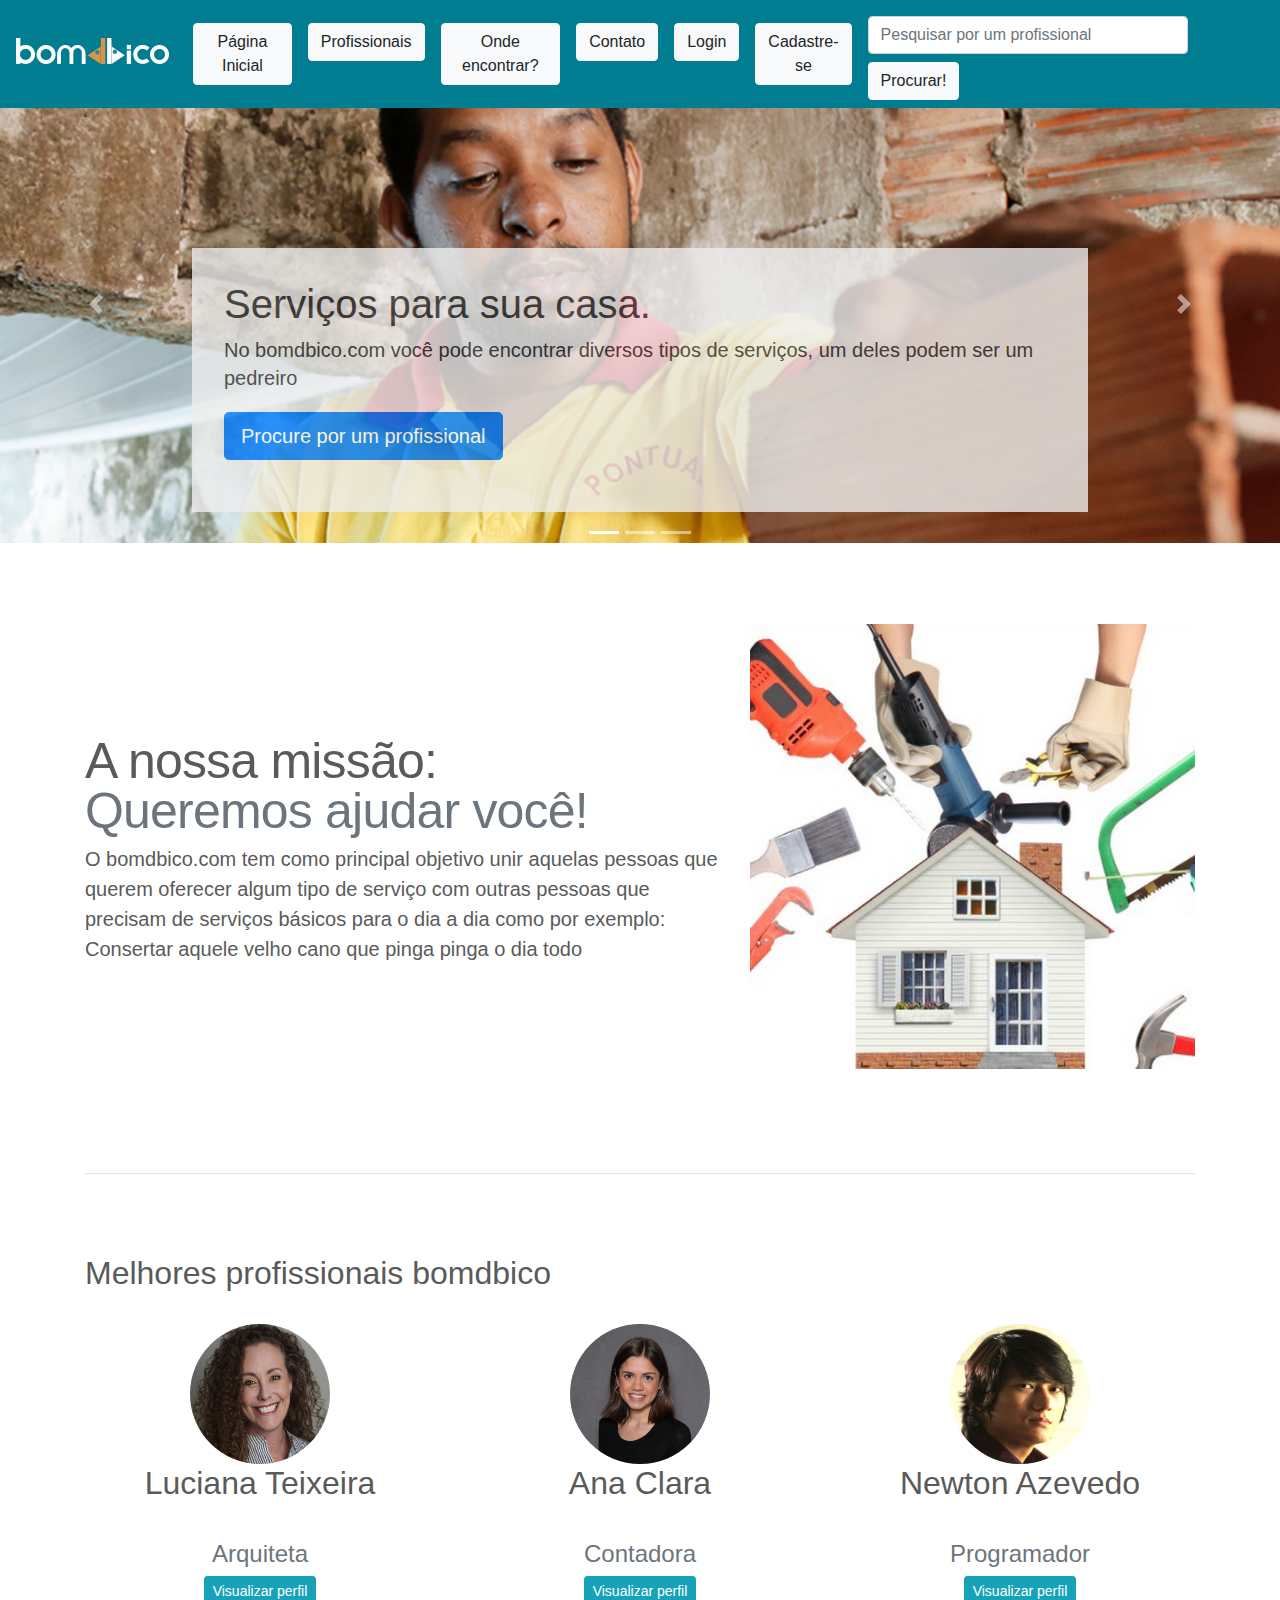
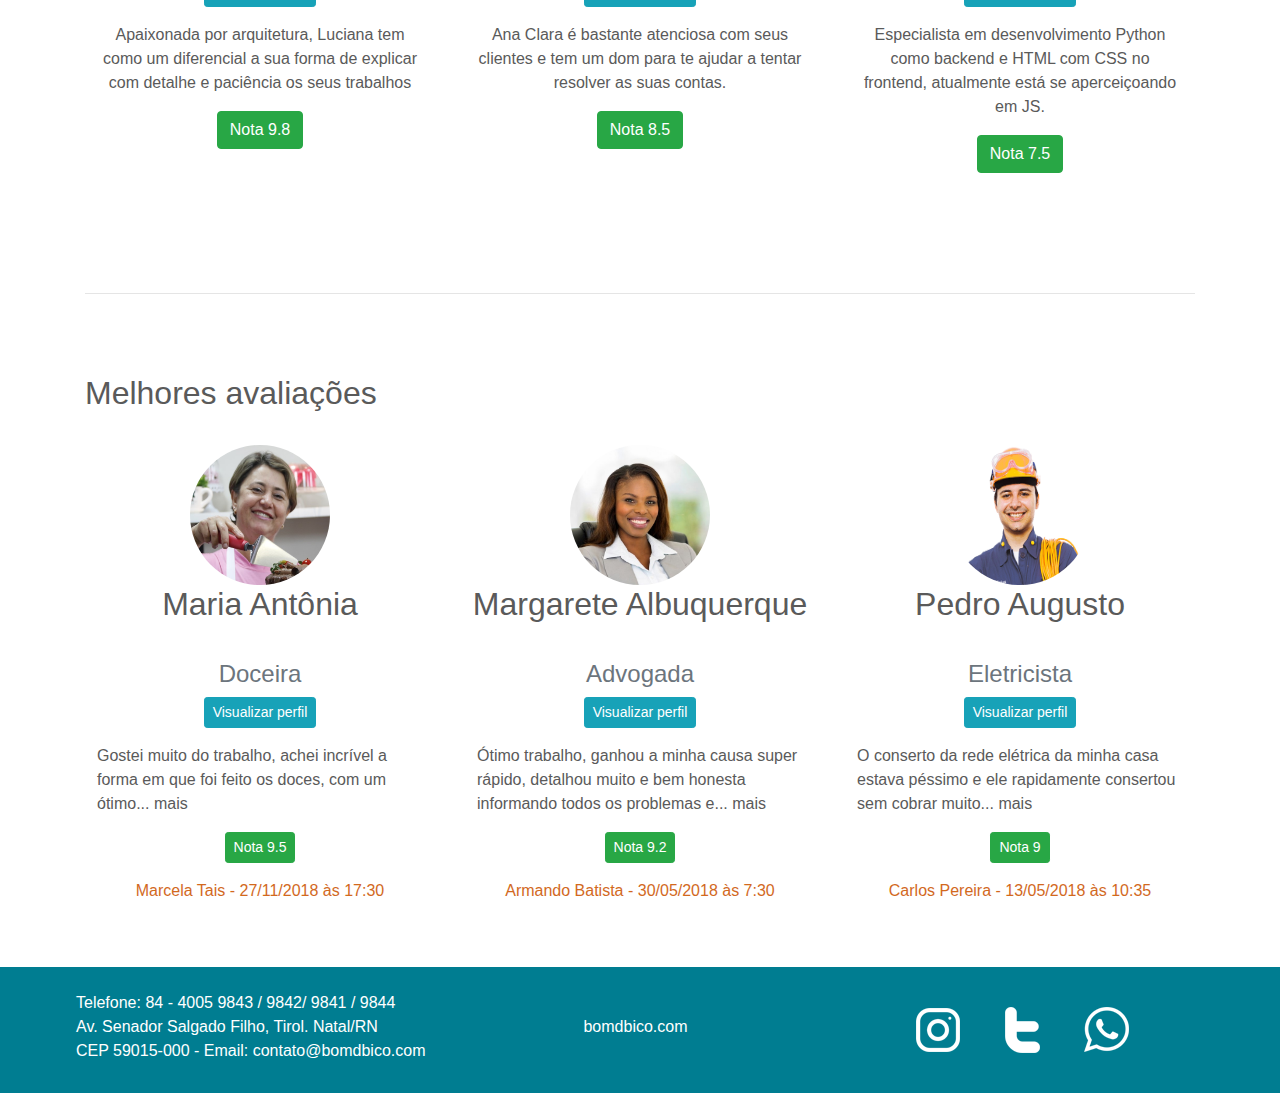
<file: index.html>
<!DOCTYPE html>
<html lang="en">
<head>
    <meta charset="UTF-8">
    <meta name="viewport" content="width=device-width, initial-scale=1.0">
    <meta http-equiv="X-UA-Compatible" content="ie=edge">
    <link rel="stylesheet" href="css/bootstrap.min.css" >
    <link rel="icon" href="images/favicon.ico" type="image/x-icon" />
    <link rel="stylesheet" href="css/custom.css" >
    <script src="mascara.min.js"></script>
    <link rel="stylesheet" href="https://use.fontawesome.com/releases/v5.8.1/css/all.css" integrity="sha384-50oBUHEmvpQ+1lW4y57PTFmhCaXp0ML5d60M1M7uH2+nqUivzIebhndOJK28anvf" crossorigin="anonymous">
    <style>
            .bd-placeholder-img {
              font-size: 1.125rem;
              text-anchor: middle;
              -webkit-user-select: none;
              -moz-user-select: none;
              -ms-user-select: none;
              user-select: none;
            }

            @media (min-width: 768px) {
              .bd-placeholder-img-lg {
                font-size: 3.5rem;
              }
            }
          </style>
    <title>Bomdbico</title>
</head>
<body>
      <header>
        <nav class="navbar navbar-expand-md navbar-dark fixed-top" style="background-color: #007d91">
          <a class="navbar-brand" href="index.html" style="height:2.5em"><img src="images/index_small.png" alt="Logo"></a>
          <button class="navbar-toggler" type="button" data-toggle="collapse" data-target="#navbarCollapse" aria-controls="navbarCollapse" aria-expanded="false" aria-label="Toggle navigation">
            <span class="navbar-toggler-icon"></span>
          </button>
          <div class="collapse navbar-collapse" id="navbarCollapse">
              <ul class="navbar-nav mr-auto">
                <li class="nav-item">
                    <a href="index.html" class="btn btn-light" style="margin: 0.5em"><i class="fa fa-home"></i> Página Inicial</a>
                </li>
                <li class="nav-item">
                    <a href="profissionais.html" class="btn btn-light" style="margin: 0.5em"><i class="fa fa-users"></i> Profissionais</a>
                </li>
                <li class="nav-item">
                    <a href="localizar.html" class="btn btn-light" style="margin: 0.5em"><i class="fa fa-globe" aria-hidden="true"></i> Onde encontrar?</a>
                </li>
                <li class="nav-item">
                  <a href="contato.html" class="btn btn-light" style="margin: 0.5em"><i class="fa fa-phone-square" aria-hidden="true"></i> Contato</a>
              </li>
              <li class="nav-item">
                <a href="#" data-toggle="modal" data-target="#modal-login" class="btn btn-light" style="margin: 0.5em"><i class="fa fa-user" aria-hidden="true"></i> Login</a>
              </li>
                <li class="nav-item">
                  <a href="#" data-toggle="modal" data-target="#modal-cadastre-se" class="btn btn-light" style="margin: 0.5em"><i class="fa fa-clipboard-list" aria-hidden="true"></i> Cadastre-se</a>
              </li>
              </ul>
            <form class="form-inline mt-2 mt-md-0">
              <input class="form-control mr-sm-2" type="text" placeholder="Pesquisar por um profissional" aria-label="Procurar" style="width: 20em; margin: 0.5em">
              <button class="btn btn-light my-2 my-sm-0" type="button" style="margin: 0.5em" data-toggle="modal" data-target="#modal_pesquisa"><i class="fa fa-search" aria-hidden="true"></i> Procurar!</button>
            </form>
          </div>
          </nav>
          <!-- Modal -->
          <div class="modal fade" id="modal_pesquisa" tabindex="-1" role="dialog" aria-labelledby="exampleModalLabel" aria-hidden="true">
              <div class="modal-dialog modal-lg" role="document">
                <div class="modal-content">
                  <div class="modal-header">
                    <h5 class="modal-title" id="exampleModalLabel">Resultados da pesquisa</h5>
                    <button type="button" class="close" data-dismiss="modal" aria-label="Close">
                      <span aria-hidden="true">&times;</span>
                    </button>
                  </div>
                  <div class="modal-body">
                      Encontramos 3 resultados:
                      <br /> <br />
                      <table class="table table-hover">
                          <tbody>
                            <tr>
                              <td><img class="rounded-circle" src="images/doceira.jpg" width="60" height="60" xmlns="http://www.w3.org/2000/svg" preserveAspectRatio="xMidYMid slice" focusable="false" role="img" aria-label="Placeholder: 140x140"><title>Placeholder</title><rect width="100%" height="100%" fill="#777"/></img>
                              </td>
                              <td style="padding-top: 2em">Maria Antonia Ferreira</td>
                              <td style="padding-top: 2em">Doceira</td>
                              <td style="padding-top: 2em">9.8</td>
                              <td style="padding-top: 2em">Entre R$100 e R$1000</td>
                             <td style="padding-top: 2em"><a href="perfil.html" class="btn btn-outline-success btn-sm"><i class="fa fa-search" aria-hidden="true"></i></a></td>
                            </tr>
                            <tr>
                                <td><img class="rounded-circle" src="images/mulher2.jpg" width="60" height="60" xmlns="http://www.w3.org/2000/svg" preserveAspectRatio="xMidYMid slice" focusable="false" role="img" aria-label="Placeholder: 140x140"><title>Placeholder</title><rect width="100%" height="100%" fill="#777"/></img>
                                </td>
                              <td style="padding-top: 2em">Camila Ferreira Albuquerque</td>
                              <td style="padding-top: 2em">Doceira</td>
                              <td style="padding-top: 2em">8.5</td>
                              <td style="padding-top: 2em">Entre R$500 e R$100</td>
                             <td style="padding-top: 2em"><a href="perfil.html" class="btn btn-outline-success btn-sm"><i class="fa fa-search" aria-hidden="true"></i></a></td>
                            </tr>
                          </tbody>
                        </table>
                  </div>
                  <div class="modal-footer">
                      <button type="button" class="btn btn-secondary" data-dismiss="modal"><i class="fa fa-times" aria-hidden="true"></i> Fechar pesquisa</button>
                    </div>
                </div>
              </div>
            </div>
        </header>
            <main role="main">

              <div id="myCarousel" class="carousel slide" data-ride="carousel">
                <ol class="carousel-indicators">
                  <li data-target="#myCarousel" data-slide-to="0" class="active"></li>
                  <li data-target="#myCarousel" data-slide-to="1"></li>
                  <li data-target="#myCarousel" data-slide-to="2"></li>
                </ol>
                <div class="carousel-inner">
                  <div class="carousel-item active">
                    <div src="images/pedreiro.jpg" style="height: 495px; background-image:url(images/pedreiro.jpg); background-position: center;  background-repeat: no-repeat; background-size: cover; position: relative;" class="bd-placeholder-img" preserveAspectRatio="xMidYMid slice" focusable="false" role="img"><rect width="100%" fill="#777"/></div>
                    <div class="container">
                      <div class="carousel-caption text-left" style="background-color: #eeeeee; color: rgb(56, 56, 56); opacity: 0.8; padding: 2em">
                        <h1>Serviços para sua casa.</h1>
                        <p>No bomdbico.com você pode encontrar diversos tipos de serviços, um deles podem ser um pedreiro</p>
                        <p><a class="btn btn-lg btn-primary" href="localizar.html" role="button"><i class="fa fa-search" aria-hidden="true"></i> Procure por um profissional</a></p>
                      </div>
                    </div>
                  </div>
                  <div class="carousel-item">
                        <div src="images/cabeleleira.jpg" style="height: 495px; background-image:url(images/cabeleleira.jpg); background-position: center;  background-repeat: no-repeat; background-size: cover; position: relative;" class="bd-placeholder-img" preserveAspectRatio="xMidYMid slice" focusable="false" role="img"><rect width="100%" fill="#777"/></div>
                        <div class="container">
                      <div class="carousel-caption text-left" style="background-color: #eeeeee; color: rgb(56, 56, 56); opacity: 0.8; padding: 2em">
                        <h1>Serviços para o seu bem-estar.</h1>
                        <p>Está precisando de um trato no visual sem sair de casa? Aqui você pode encontrar um profissionail sem sair de casa!</p>
                        <p><a class="btn btn-lg btn-primary" href="localizar.html" role="button"><i class="fa fa-search" aria-hidden="true"></i> Procure por um profissional</a></p>
                      </div>
                    </div>
                  </div>
                  <div class="carousel-item">
                    <div src="images/encanador.jpg" style="height: 495px; background-image:url(images/encanador.jpg); background-position: center;  background-repeat: no-repeat; background-size: cover; position: relative;" class="bd-placeholder-img" preserveAspectRatio="xMidYMid slice" focusable="false" role="img"><rect width="100%" fill="#777"/></div>
                    <div class="container">
                      <div class="carousel-caption text-left" style="background-color: #eeeeee; color: rgb(56, 56, 56); opacity: 0.8; padding: 2em">
                        <h1>Deu ruim?</h1>
                        <p>Do nada furou aquele cano e está sujando tudo? Acabou a luz somente da sua casa? No bomdbico você procura rapidinho alguém para te socorrer!</p>
                        <p><a class="btn btn-lg btn-primary" href="localizar.html" role="button"><i class="fa fa-search" aria-hidden="true"></i> Procure por um profissional</a></p>
                      </div>
                    </div>
                  </div>
                </div>
                <a class="carousel-control-prev" href="#myCarousel" role="button" data-slide="prev">
                  <span class="carousel-control-prev-icon" aria-hidden="true"></span>
                  <span class="sr-only">Anterior</span>
                </a>
                <a class="carousel-control-next" href="#myCarousel" role="button" data-slide="next">
                  <span class="carousel-control-next-icon" aria-hidden="true"></span>
                  <span class="sr-only">Próximo</span>
                </a>
              </div>

              <div class="container">
               <!-- START THE FEATURETTES -->

               <div class="row featurette">
                  <div class="col-md-7">
                    <h2 class="featurette-heading">A nossa missão: <br/><span class="text-muted">Queremos ajudar você!</span></h2>
                    <p class="lead">O bomdbico.com tem como principal objetivo unir aquelas pessoas que querem oferecer algum tipo de serviço com outras pessoas que precisam de serviços básicos para o dia a dia como por exemplo: Consertar aquele velho cano que pinga pinga o dia todo</p>
                  </div>
                  <div class="col-md-5">
                    <img src="images/ok.jpg" class="bd-placeholder-img bd-placeholder-img-lg featurette-image img-fluid mx-auto" width="500" height="500" xmlns="http://www.w3.org/2000/svg" preserveAspectRatio="xMidYMid slice" focusable="false" role="img" aria-label="Placeholder: 500x500"><title>Placeholder</title><rect width="100%" height="100%" fill="#eee"/></img>
                  </div>
                </div>
            <br>
             <!-- /END THE FEATURETTES -->
              </div>

              <!-- Marketing messaging and featurettes
              ================================================== -->
              <!-- Wrap the rest of the page in another container to center all the content. -->

              <div class="container marketing">
                  <hr class="featurette-divider">

                <!-- Three columns of text below the carousel -->
                <h2>Melhores profissionais bomdbico</h2>
                <br>
                <div class="row">
                  <div class="col-lg-4">
                    <a href="perfil.html">
                    <img class="bd-placeholder-img rounded-circle" src="images/mulher1.jpg" width="140" height="140" xmlns="http://www.w3.org/2000/svg" preserveAspectRatio="xMidYMid slice" focusable="false" role="img" aria-label="Placeholder: 140x140"><title>Placeholder</title><rect width="100%" height="100%" fill="#777"/></img>
                  </a>
                    <h2>Luciana Teixeira</h2><h4 class="text-muted"><i class="fa fa-home"></i><br> Arquiteta</h4>
                    <p><a href="perfil.html" class="btn btn-info btn-sm"><i class="fa fa-portrait "></i> Visualizar perfil</a></p>
                    <p>Apaixonada por arquitetura, Luciana tem como um diferencial a sua forma de explicar com detalhe e paciência os seus trabalhos</p>
                    <p>
                    <span class="btn btn-success">
                      <i class="fa fa-star" aria-hidden="true"></i>
                      <i class="fa fa-star" aria-hidden="true"></i>
                      <i class="fa fa-star" aria-hidden="true"></i>
                      <i class="fa fa-star" aria-hidden="true"></i>
                      <i class="fa fa-star-half" aria-hidden="true"></i>
                      Nota 9.8</span>
                    </p>
                  </div><!-- /.col-lg-4 -->
                  <div class="col-lg-4">
                      <a href="perfil.html">
                      <img class="bd-placeholder-img rounded-circle" src="images/contadora.jpg" width="140" height="140" xmlns="http://www.w3.org/2000/svg" preserveAspectRatio="xMidYMid slice" focusable="false" role="img" aria-label="Placeholder: 140x140"><title>Placeholder</title><rect width="100%" height="100%" fill="#777"/></img>
                      </a>
                      <h2>Ana Clara</h2><h4 class="text-muted"><i class="fa fa-calculator"></i><br> Contadora</h4>
                      <p><a href="perfil.html" class="btn btn-info btn-sm"><i class="fa fa-portrait "></i> Visualizar perfil</a></p>
                      <p>Ana Clara é bastante atenciosa com seus clientes e tem um dom para te ajudar a tentar resolver as suas contas.</p>
                      <p>
                      <span class="btn btn-success">
                          <i class="fa fa-star" aria-hidden="true"></i>
                          <i class="fa fa-star" aria-hidden="true"></i>
                          <i class="fa fa-star" aria-hidden="true"></i>
                          <i class="fa fa-star" aria-hidden="true"></i>
                        Nota 8.5</span>
                      </p>
                  </div><!-- /.col-lg-4 -->
                  <div class="col-lg-4">
                    <a href="perfil.html">
                    <img class="bd-placeholder-img rounded-circle" src="images/programador.jpg" width="140" height="140" xmlns="http://www.w3.org/2000/svg" preserveAspectRatio="xMidYMid slice" focusable="false" role="img" aria-label="Placeholder: 140x140"><title>Placeholder</title><rect width="100%" height="100%" fill="#777"/></img>
                    </a>
                    <h2>Newton Azevedo</h2><h4 class="text-muted"><i class="fa fa-code"></i><br> Programador</h4>
                    <p><a href="perfil.html" class="btn btn-info btn-sm"><i class="fa fa-portrait "></i> Visualizar perfil</a></p>
                    <p>Especialista em desenvolvimento Python como backend e HTML com CSS no frontend, atualmente está se aperceiçoando em JS.</p>
                    <p>
                    <span class="btn btn-success">
                        <i class="fa fa-star" aria-hidden="true"></i>
                        <i class="fa fa-star" aria-hidden="true"></i>
                        <i class="fa fa-star" aria-hidden="true"></i>
                        <i class="fa fa-star-half" aria-hidden="true"></i>
                      Nota 7.5</span>
                    </p>
                  </div><!-- /.col-lg-4 -->
                </div><!-- /.row -->
                <hr class="featurette-divider">
                <h2>Melhores avaliações</h2>
                <br>
                <div class="row">
                    <div class="col-lg-4">
                        <a href="perfil.html">
                        <img class="bd-placeholder-img rounded-circle" src="images/doceira.jpg" width="140" height="140" xmlns="http://www.w3.org/2000/svg" preserveAspectRatio="xMidYMid slice" focusable="false" role="img" aria-label="Placeholder: 140x140"><title>Placeholder</title><rect width="100%" height="100%" fill="#777"/></img>
                        </a>
                        <h2>Maria Antônia</h2><h4 class="text-muted"><i class="fa fa-candy-cane"></i><br> Doceira</h4>
                        <p><a href="perfil.html" class="btn btn-info btn-sm"><i class="fa fa-portrait "></i> Visualizar perfil</a></p>
                        <p style="text-align: left">Gostei muito do trabalho, achei incrível a forma em que foi feito os doces, com um ótimo... mais</p>
                        <p><span class="btn btn-success btn-sm">
                            <i class="fa fa-star" aria-hidden="true"></i>
                            <i class="fa fa-star" aria-hidden="true"></i>
                            <i class="fa fa-star" aria-hidden="true"></i>
                            <i class="fa fa-star" aria-hidden="true"></i>
                            <i class="fa fa-star-half" aria-hidden="true"></i>
                          Nota 9.5</span></p>
                        <p style="color: chocolate">Marcela Tais - 27/11/2018 às 17:30 </p>
                   </div><!-- /.col-lg-4 -->
                    <div class="col-lg-4">
                        <a href="perfil.html">
                        <img class="bd-placeholder-img rounded-circle" src="images/advogada.jpg" width="140" height="140" xmlns="http://www.w3.org/2000/svg" preserveAspectRatio="xMidYMid slice" focusable="false" role="img" aria-label="Placeholder: 140x140"><title>Placeholder</title><rect width="100%" height="100%" fill="#777"/></img>
                        </a>
                        <h2>Margarete Albuquerque</h2><h4 class="text-muted"><i class="fa fa-gavel"></i><br> Advogada</h4>
                        <p><a href="perfil.html" class="btn btn-info btn-sm"><i class="fa fa-portrait "></i> Visualizar perfil</a></p>
                        <p style="text-align: left">Ótimo trabalho, ganhou a minha causa super rápido, detalhou muito e bem honesta informando todos os problemas e... mais</p>
                        <p><span class="btn btn-success btn-sm">
                            <i class="fa fa-star" aria-hidden="true"></i>
                            <i class="fa fa-star" aria-hidden="true"></i>
                            <i class="fa fa-star" aria-hidden="true"></i>
                            <i class="fa fa-star" aria-hidden="true"></i>
                            <i class="fa fa-star-half" aria-hidden="true"></i>
                          Nota 9.2</span></p>
                        <p style="color: chocolate">Armando Batista - 30/05/2018 às 7:30</p>
                   </div><!-- /.col-lg-4 -->
                    <div class="col-lg-4">
                        <a href="perfil.html">
                        <img class="bd-placeholder-img rounded-circle" src="images/eletricista.png" width="140" height="140" xmlns="http://www.w3.org/2000/svg" preserveAspectRatio="xMidYMid slice" focusable="false" role="img" aria-label="Placeholder: 140x140"><title>Placeholder</title><rect width="100%" height="100%" fill="#777"/></img>
                        </a>
                        <h2>Pedro Augusto</h2><h4 class="text-muted"><i class="fa fa-bolt"></i> <br>Eletricista</h4>
                        <p><a href="perfil.html" class="btn btn-info btn-sm"><i class="fa fa-portrait "></i> Visualizar perfil</a></p>

                        <p style="text-align: left">O conserto da rede elétrica da minha casa estava péssimo e ele rapidamente consertou sem cobrar muito... mais</p>
                        <p> <span class="btn btn-success btn-sm">
                            <i class="fa fa-star" aria-hidden="true"></i>
                            <i class="fa fa-star" aria-hidden="true"></i>
                            <i class="fa fa-star" aria-hidden="true"></i>
                            <i class="fa fa-star" aria-hidden="true"></i>
                          Nota 9</span></p>
                        <p style="color: chocolate">Carlos Pereira - 13/05/2018 às 10:35</p>
                   </div><!-- /.col-lg-4 -->

                </div><!-- /.row -->


              </div><!-- /.container -->
            <br>
            <!-- Modal -->
            <div class="modal fade" id="modal-login" tabindex="-1" role="dialog" aria-labelledby="exampleModalCenterTitle" aria-hidden="true">
              <div class="modal-dialog modal-dialog-centered" role="document">
                <div class="modal-content">
                  <div class="modal-header">
                    <h5 class="modal-title" id="exampleModalCenterTitle">Login</h5>
                    <button type="button" class="close" data-dismiss="modal" aria-label="Close">
                      <span aria-hidden="true">&times;</span>
                    </button>
                  </div>
                  <div class="modal-body">
                    <div class="card">
                            <div class="card-body">
                              <h6 class="card-subtitle mb-2 text-muted">Informe login e senha abaixo para acessar o sistema</h6>
                              <div class="form-group">
                                    <label for="login">Login:</label>
                                    <input type="text" class="form-control" id="login">
                              </div>
                              <div class="form-group" style="margin-bottom: -0.6em">
                                    <label for="exampleInputPassword1">Senha:</label>
                                    <input type="password" class="form-control" id="exampleInputPassword1">
                                    <br>
                                    <button type="button" class="btn btn-primary bg-info">
                                        <i class="fa fa-question-circle" aria-hidden="true"></i> Esqueci a senha
                                    </button>
                                    <button type="button" class="btn btn-primary bg-success">
                                        <i class="fa fa-paper-plane" aria-hidden="true"></i> Entrar
                                    </button>
                              </div>
                            </div>
                    </div>
                  </div>
                  <div class="modal-footer">
                    <button type="button" class="btn btn-danger" data-dismiss="modal">  <i class="fa fa-times" aria-hidden="true"></i> Cancelar</button>
                  </div>
                </div>
              </div>
            </div>
            <!-- Modal Cadastre-se -->
            <div class="modal fade" id="modal-cadastre-se" tabindex="-1" role="dialog" aria-labelledby="exampleModalCenterTitle" aria-hidden="true">
              <div class="modal-dialog modal-dialog-centered" role="document">
                <div class="modal-content">
                  <div class="modal-header">
                    <h5 class="modal-title" id="exampleModalCenterTitle">Cadastre-se</h5>
                    <button type="button" class="close" data-dismiss="modal" aria-label="Close">
                      <span aria-hidden="true">&times;</span>
                    </button>
                  </div>
                  <div class="modal-body">
                    <div class="card">
                      <form action="">
                        <div class="card-body">
                          <h6 class="card-subtitle mb-2 text-muted">Informe seus dados pessoais para cadastro</h6>
                          <div class="form-group">
                                <label for="nome">Nome</label>
                                <input type="text" class="form-control" id="nome" aria-describedby="emailHelp" placeholder="Digite seu nome completo">
                          </div>
                          <div class="form-group">
                                <label for="telefone">Telefone:</label>
                                <input type="text" class="form-control" id="telefone" placeholder="(DDD) 00000-0000" onkeyup="mascara('(##) #####-####',this,event,true)">
                          </div>
                          <div class="form-group">
                              <label for="email">Email:</label>
                              <input type="email" class="form-control" id="telefone" placeholder="exemplo@provedor.com">
                        </div>
                          <div class="form-group">
                                <label for="login">Login:</label>
                                <input type="text" class="form-control" id="login">
                          </div>
                          <div class="form-group">
                                <label for="exampleInputPassword1">Senha:</label>
                                <input type="password" class="form-control" id="exampleInputPassword1">
                          </div>
                          <button type="reset" class="btn btn-primary bg-danger" >
                              <i class="fa fa-trash" aria-hidden="true"></i> Limpar
                          </button>
                          <button type="button" class="btn btn-primary" data-toggle="modal" data-target="#exampleModalCenter">
                              <i class="fa fa-paper-plane" aria-hidden="true"></i> Cadastrar
                          </button>
                          <div class="modal fade" id="exampleModalCenter" tabindex="-1" role="dialog" aria-labelledby="exampleModalCenterTitle" aria-hidden="true">
                              <div class="modal-dialog modal-dialog-centered" role="document">
                                <div class="modal-content">
                                  <div class="modal-header">
                                    <h5 class="modal-title" id="exampleModalLongTitle"><i class="fa fa-smile-o"></i> Cadastro realizado com sucesso!</h5>
                                    <button type="button" class="close" data-dismiss="modal" aria-label="Close">
                                      <span aria-hidden="true">&times;</span>
                                    </button>
                                  </div>
                                  <div class="modal-body">
                                    Aguarde nosso contato e te enviaremos um email com mais informações!
                                  </div>
                                  <div class="modal-footer">
                                    <button type="button" class="btn btn-secondary" data-dismiss="modal"><i class="fa fa-times" aria-hidden="true"></i> Fechar mensagem</button>
                                  </div>
                                </div>
                              </div>
                          </div>
                        </div>
                        </div>
                  </div>
                  <div class="modal-footer">
                    <button type="button" class="btn btn-danger" data-dismiss="modal">  <i class="fa fa-times" aria-hidden="true"></i> Cancelar</button>
                  </div>
                </div>
              </div>
            </div>
              <!-- FOOTER -->
              <footer style="background-color: #007d91; margin-bottom:-3em; color:white">
                <div class="container" style="padding-top: 1.5em; padding-bottom: 1.5em">
                    <div class="row" style="margin-left: -1.5em">
                        <div class="col-lg-4">
                            Telefone: 84 - 4005 9843 / 9842/ 9841 / 9844 <br />
                            Av. Senador Salgado Filho, Tirol. Natal/RN <br />
                            CEP 59015-000 - Email: contato@bomdbico.com
                        </div>
                        <div class="col-lg-4" style="text-align: center; padding-top:1.5em">
                                 bomdbico.com
                        </div>
                        <div class="col-lg-4" style="text-align: center;">
                            <img src="images/instagram.png" alt="Instagram" style="margin:1em; margin-left: 1.5em">
                            <img src="images/twitter.png" alt="twitter" style="margin:1em; margin-left: 1.5em">
                            <img src="images/whatsapp.png" alt="whatsapp" style="margin:1em; margin-left: 1.5em">
                        </div>
                    </div>
                </div>
              </footer>
            </main>
<script src="js/bootstrap.min.js"></script>
<script src="https://code.jquery.com/jquery-3.3.1.slim.min.js" integrity="sha384-q8i/X+965DzO0rT7abK41JStQIAqVgRVzpbzo5smXKp4YfRvH+8abtTE1Pi6jizo" crossorigin="anonymous"></script>
<script src="https://cdnjs.cloudflare.com/ajax/libs/popper.js/1.14.7/umd/popper.min.js" integrity="sha384-UO2eT0CpHqdSJQ6hJty5KVphtPhzWj9WO1clHTMGa3JDZwrnQq4sF86dIHNDz0W1" crossorigin="anonymous"></script>
<script src="https://stackpath.bootstrapcdn.com/bootstrap/4.3.1/js/bootstrap.min.js" integrity="sha384-JjSmVgyd0p3pXB1rRibZUAYoIIy6OrQ6VrjIEaFf/nJGzIxFDsf4x0xIM+B07jRM" crossorigin="anonymous"></script>
</body>
</html>
</file>
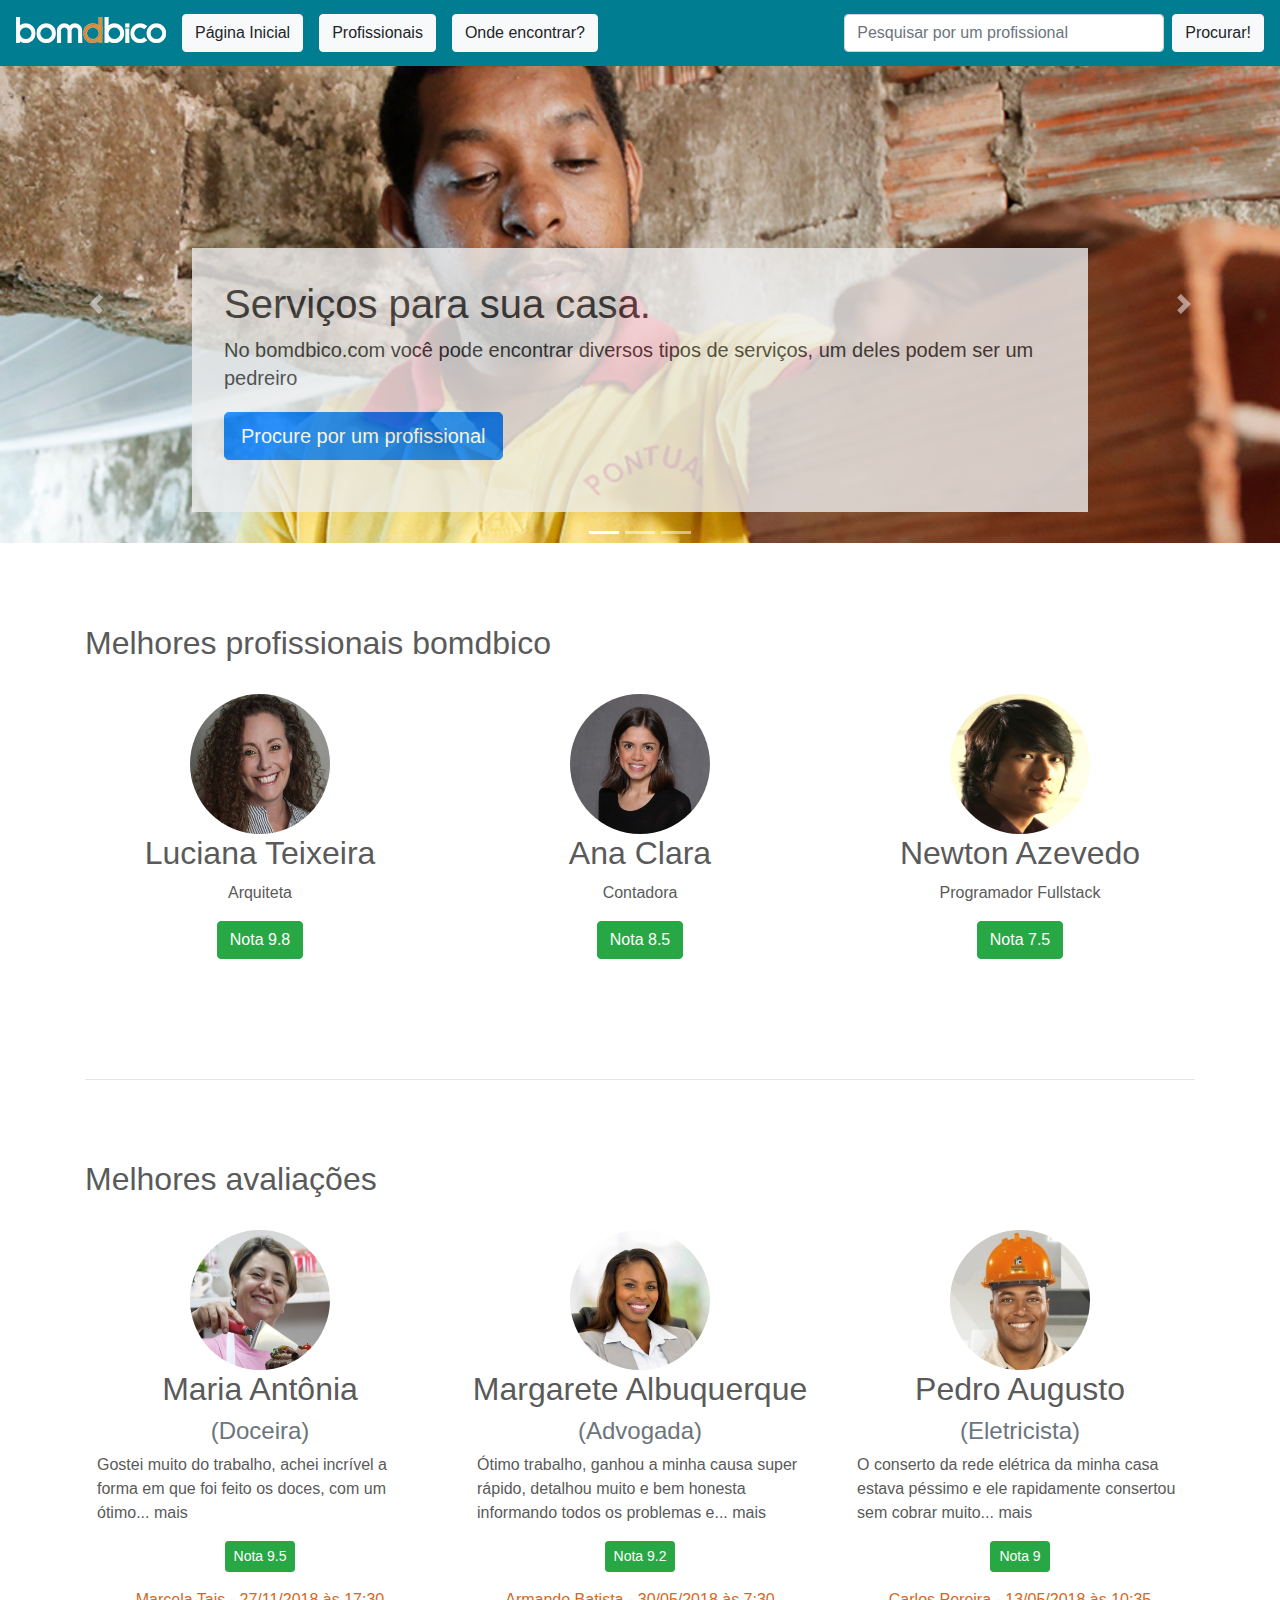
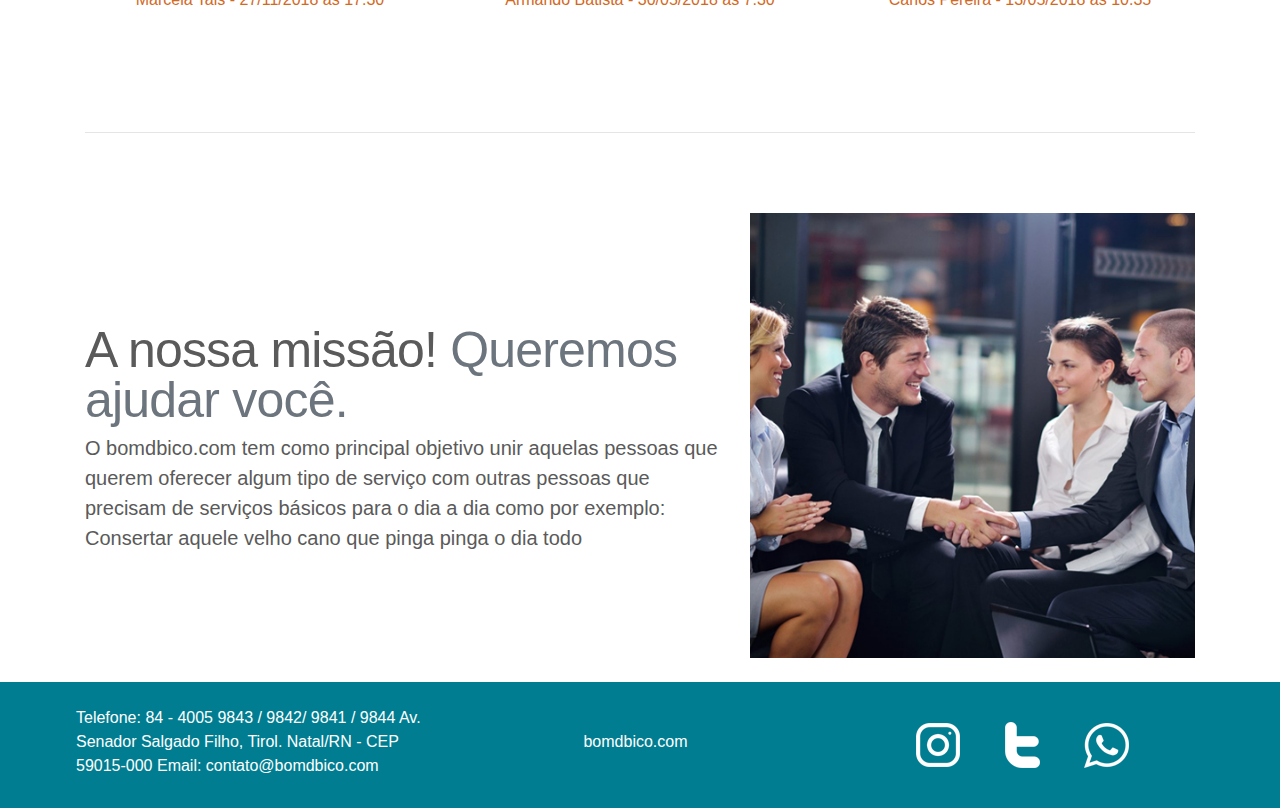
<file: bomdbico2/index.html>
<!DOCTYPE html>
<html lang="en">
<head>
    <meta charset="UTF-8">
    <meta name="viewport" content="width=device-width, initial-scale=1.0">
    <meta http-equiv="X-UA-Compatible" content="ie=edge">
    <link rel="stylesheet" href="css/bootstrap.min.css" >
    <link rel="stylesheet" href="css/custom.css" >
    <style>
            .bd-placeholder-img {
              font-size: 1.125rem;
              text-anchor: middle;
              -webkit-user-select: none;
              -moz-user-select: none;
              -ms-user-select: none;
              user-select: none;
            }
      
            @media (min-width: 768px) {
              .bd-placeholder-img-lg {
                font-size: 3.5rem;
              }
            }
          </style>
    <title>Bomdbico</title>
</head>
<body>
        <nav class="navbar navbar-expand-md navbar-dark fixed-top" style="background-color: #007d91">
                <a class="navbar-brand" href="index.html" style="height:2.5em"><img src="images/index_small.png" alt="Logo"></a>
                <button class="navbar-toggler" type="button" data-toggle="collapse" data-target="#navbarCollapse" aria-controls="navbarCollapse" aria-expanded="false" aria-label="Toggle navigation">
                  <span class="navbar-toggler-icon"></span>
                </button>
                <div class="collapse navbar-collapse" id="navbarCollapse">
                  <ul class="navbar-nav mr-auto">
                    <li class="nav-item">
                        <a href="#" class="btn btn-light" style="margin-right: 1em">Página Inicial</a>
                    </li>
                    <li class="nav-item">
                        <a href="#" class="btn btn-light" style="margin-right: 1em">Profissionais</a>
                    </li>
                    <li class="nav-item">
                        <a href="#" class="btn btn-light" style="margin-right: 1em">Onde encontrar?</a>
                    </li>
                  </ul>
                  <form class="form-inline mt-2 mt-md-0">
                    <input class="form-control mr-sm-2" type="text" placeholder="Pesquisar por um profissional" aria-label="Procurar" style="width: 20em; margin-right: 0.5em">
                    <button class="btn btn-light my-2 my-sm-0" type="submit">Procurar!</button>
                  </form>
                </div>
              </nav>
            </header>
            
            <main role="main">
            
              <div id="myCarousel" class="carousel slide" data-ride="carousel">
                <ol class="carousel-indicators">
                  <li data-target="#myCarousel" data-slide-to="0" class="active"></li>
                  <li data-target="#myCarousel" data-slide-to="1"></li>
                  <li data-target="#myCarousel" data-slide-to="2"></li>
                </ol>
                <div class="carousel-inner">
                  <div class="carousel-item active">
                    <div src="images/pedreiro.jpg" style="height: 495px; background-image:url(images/pedreiro.jpg); background-position: center;  background-repeat: no-repeat; background-size: cover; position: relative;" class="bd-placeholder-img" preserveAspectRatio="xMidYMid slice" focusable="false" role="img"><rect width="100%" fill="#777"/></div>
                    <div class="container">
                      <div class="carousel-caption text-left" style="background-color: #eeeeee; color: rgb(56, 56, 56); opacity: 0.8; padding: 2em">
                        <h1>Serviços para sua casa.</h1>
                        <p>No bomdbico.com você pode encontrar diversos tipos de serviços, um deles podem ser um pedreiro</p>
                        <p><a class="btn btn-lg btn-primary" href="#" role="button">Procure por um profissional</a></p>
                      </div>
                    </div>
                  </div>
                  <div class="carousel-item">
                        <div src="images/cabeleleira.jpg" style="height: 495px; background-image:url(images/cabeleleira.jpg); background-position: center;  background-repeat: no-repeat; background-size: cover; position: relative;" class="bd-placeholder-img" preserveAspectRatio="xMidYMid slice" focusable="false" role="img"><rect width="100%" fill="#777"/></div>
                        <div class="container">
                      <div class="carousel-caption text-left" style="background-color: #eeeeee; color: rgb(56, 56, 56); opacity: 0.8; padding: 2em">
                        <h1>Serviços para o seu bem-estar.</h1>
                        <p>Está precisando de um trato no visual sem sair de casa? Aqui você pode encontrar um profissionail sem sair de casa!</p>
                        <p><a class="btn btn-lg btn-primary" href="#" role="button">Procure por um profissional</a></p>
                      </div>
                    </div>
                  </div>
                  <div class="carousel-item">
                    <div src="images/eletricista.jpg" style="height: 495px; background-image:url(images/eletricista.jpg); background-position: center;  background-repeat: no-repeat; background-size: cover; position: relative;" class="bd-placeholder-img" preserveAspectRatio="xMidYMid slice" focusable="false" role="img"><rect width="100%" fill="#777"/></div>
                    <div class="container">
                      <div class="carousel-caption text-left" style="background-color: #eeeeee; color: rgb(56, 56, 56); opacity: 0.8; padding: 2em">
                        <h1>Deu ruim?</h1>
                        <p>Do nada furou aquele cano e está sujando tudo? Acabou a luz somente da sua casa? No bomdbico você procura rapidinho alguém para te socorrer!</p>
                        <p><a class="btn btn-lg btn-primary" href="#" role="button">Procure por um profissional</a></p>
                      </div>
                    </div>
                  </div>
                </div>
                <a class="carousel-control-prev" href="#myCarousel" role="button" data-slide="prev">
                  <span class="carousel-control-prev-icon" aria-hidden="true"></span>
                  <span class="sr-only">Anterior</span>
                </a>
                <a class="carousel-control-next" href="#myCarousel" role="button" data-slide="next">
                  <span class="carousel-control-next-icon" aria-hidden="true"></span>
                  <span class="sr-only">Próximo</span>
                </a>
              </div>
            
            
              <!-- Marketing messaging and featurettes
              ================================================== -->
              <!-- Wrap the rest of the page in another container to center all the content. -->
            
              <div class="container marketing">
            
                <!-- Three columns of text below the carousel -->
                <h2>Melhores profissionais bomdbico</h2>
                <br>
                <div class="row">
                  <div class="col-lg-4">
                    <img class="bd-placeholder-img rounded-circle" src="images/mulher1.jpg" width="140" height="140" xmlns="http://www.w3.org/2000/svg" preserveAspectRatio="xMidYMid slice" focusable="false" role="img" aria-label="Placeholder: 140x140"><title>Placeholder</title><rect width="100%" height="100%" fill="#777"/></img>
                    <h2>Luciana Teixeira</h2>
                    <p>Arquiteta</p>
                    <p>
                    <span class="btn btn-success">Nota 9.8</span>
                    </p>
                  </div><!-- /.col-lg-4 -->
                  <div class="col-lg-4">
                    <img class="bd-placeholder-img rounded-circle" src="images/contadora.jpg" width="140" height="140" xmlns="http://www.w3.org/2000/svg" preserveAspectRatio="xMidYMid slice" focusable="false" role="img" aria-label="Placeholder: 140x140"><title>Placeholder</title><rect width="100%" height="100%" fill="#777"/></img>
                    <h2>Ana Clara</h2>
                    <p>Contadora</p>
                    <p>
                    <span class="btn btn-success">Nota 8.5</span>
                    </p>
                  </div><!-- /.col-lg-4 -->
                  <div class="col-lg-4">
                    <img class="bd-placeholder-img rounded-circle" src="images/programador.jpg" width="140" height="140" xmlns="http://www.w3.org/2000/svg" preserveAspectRatio="xMidYMid slice" focusable="false" role="img" aria-label="Placeholder: 140x140"><title>Placeholder</title><rect width="100%" height="100%" fill="#777"/></img>
                    <h2>Newton Azevedo</h2>
                    <p>Programador Fullstack</p>
                    <p>
                    <span class="btn btn-success">Nota 7.5</span>
                    </p>
                  </div><!-- /.col-lg-4 -->
                </div><!-- /.row -->
                <hr class="featurette-divider">
                <h2>Melhores avaliações</h2>
                <br>
                <div class="row">
                    <div class="col-lg-4">
                        <img class="bd-placeholder-img rounded-circle" src="images/doceira.jpg" width="140" height="140" xmlns="http://www.w3.org/2000/svg" preserveAspectRatio="xMidYMid slice" focusable="false" role="img" aria-label="Placeholder: 140x140"><title>Placeholder</title><rect width="100%" height="100%" fill="#777"/></img>
                        <h2>Maria Antônia</h2><h4 class="text-muted">(Doceira)</h4>
                        <p style="text-align: left">Gostei muito do trabalho, achei incrível a forma em que foi feito os doces, com um ótimo... mais</p>
                        <p><span class="btn btn-success btn-sm">Nota 9.5</span></p>
                        <p style="color: chocolate">Marcela Tais - 27/11/2018 às 17:30 </p>
                   </div><!-- /.col-lg-4 -->
                    <div class="col-lg-4">
                        <img class="bd-placeholder-img rounded-circle" src="images/advogada.jpg" width="140" height="140" xmlns="http://www.w3.org/2000/svg" preserveAspectRatio="xMidYMid slice" focusable="false" role="img" aria-label="Placeholder: 140x140"><title>Placeholder</title><rect width="100%" height="100%" fill="#777"/></img>
                        <h2>Margarete Albuquerque</h2><h4 class="text-muted">(Advogada)</h4>
                        <p style="text-align: left">Ótimo trabalho, ganhou a minha causa super rápido, detalhou muito e bem honesta informando todos os problemas e... mais</p>
                        <p><span class="btn btn-success btn-sm">Nota 9.2</span></p>
                        <p style="color: chocolate">Armando Batista - 30/05/2018 às 7:30</p>
                   </div><!-- /.col-lg-4 -->
                    <div class="col-lg-4">
                        <img class="bd-placeholder-img rounded-circle" src="images/eletricista.jpg" width="140" height="140" xmlns="http://www.w3.org/2000/svg" preserveAspectRatio="xMidYMid slice" focusable="false" role="img" aria-label="Placeholder: 140x140"><title>Placeholder</title><rect width="100%" height="100%" fill="#777"/></img>
                        <h2>Pedro Augusto</h2><h4 class="text-muted">(Eletricista)</h4>
                        <p style="text-align: left">O conserto da rede elétrica da minha casa estava péssimo e ele rapidamente consertou sem cobrar muito... mais</p>
                        <p> <span class="btn btn-success btn-sm">Nota 9</span></p>
                        <p style="color: chocolate">Carlos Pereira - 13/05/2018 às 10:35</p>
                   </div><!-- /.col-lg-4 -->
                   
                </div><!-- /.row -->
            
                <!-- START THE FEATURETTES -->
            
                <hr class="featurette-divider">
            
                <div class="row featurette">
                  <div class="col-md-7">
                    <h2 class="featurette-heading">A nossa missão! <span class="text-muted">Queremos ajudar você.</span></h2>
                    <p class="lead">O bomdbico.com tem como principal objetivo unir aquelas pessoas que querem oferecer algum tipo de serviço com outras pessoas que precisam de serviços básicos para o dia a dia como por exemplo: Consertar aquele velho cano que pinga pinga o dia todo</p>
                  </div>
                  <div class="col-md-5">
                    <img src="images/ok.jpg" class="bd-placeholder-img bd-placeholder-img-lg featurette-image img-fluid mx-auto" width="500" height="500" xmlns="http://www.w3.org/2000/svg" preserveAspectRatio="xMidYMid slice" focusable="false" role="img" aria-label="Placeholder: 500x500"><title>Placeholder</title><rect width="100%" height="100%" fill="#eee"/></img>
                  </div>
                </div>
            <br>
                <!-- /END THE FEATURETTES -->
            
              </div><!-- /.container -->
            
            
              <!-- FOOTER -->
              <footer style="background-color: #007d91; margin-bottom:-3em; color:white">
                <div class="container" style="padding-top: 1.5em; padding-bottom: 1.5em">
                    <div class="row" style="margin-left: -1.5em">
                        <div class="col-lg-4">
                            Telefone: 84 - 4005 9843 / 9842/ 9841 / 9844
                            Av. Senador Salgado Filho, Tirol. Natal/RN - CEP 59015-000
                            Email: contato@bomdbico.com
                        </div>
                        <div class="col-lg-4" style="text-align: center; padding-top:1.5em">
                                 bomdbico.com 
                        </div>
                        <div class="col-lg-4" style="text-align: center;">
                            <img src="images/instagram.png" alt="Instagram" style="margin:1em; margin-left: 1.5em">
                            <img src="images/twitter.png" alt="twitter" style="margin:1em; margin-left: 1.5em">
                            <img src="images/whatsapp.png" alt="whatsapp" style="margin:1em; margin-left: 1.5em">
                        </div>
                    </div>
                </div>
              </footer>
            </main>
<script src="js/bootstrap.min.js"></script>   
<script src="https://code.jquery.com/jquery-3.3.1.slim.min.js" integrity="sha384-q8i/X+965DzO0rT7abK41JStQIAqVgRVzpbzo5smXKp4YfRvH+8abtTE1Pi6jizo" crossorigin="anonymous"></script>
<script src="https://cdnjs.cloudflare.com/ajax/libs/popper.js/1.14.7/umd/popper.min.js" integrity="sha384-UO2eT0CpHqdSJQ6hJty5KVphtPhzWj9WO1clHTMGa3JDZwrnQq4sF86dIHNDz0W1" crossorigin="anonymous"></script>
<script src="https://stackpath.bootstrapcdn.com/bootstrap/4.3.1/js/bootstrap.min.js" integrity="sha384-JjSmVgyd0p3pXB1rRibZUAYoIIy6OrQ6VrjIEaFf/nJGzIxFDsf4x0xIM+B07jRM" crossorigin="anonymous"></script>
</body>
</html>
</file>
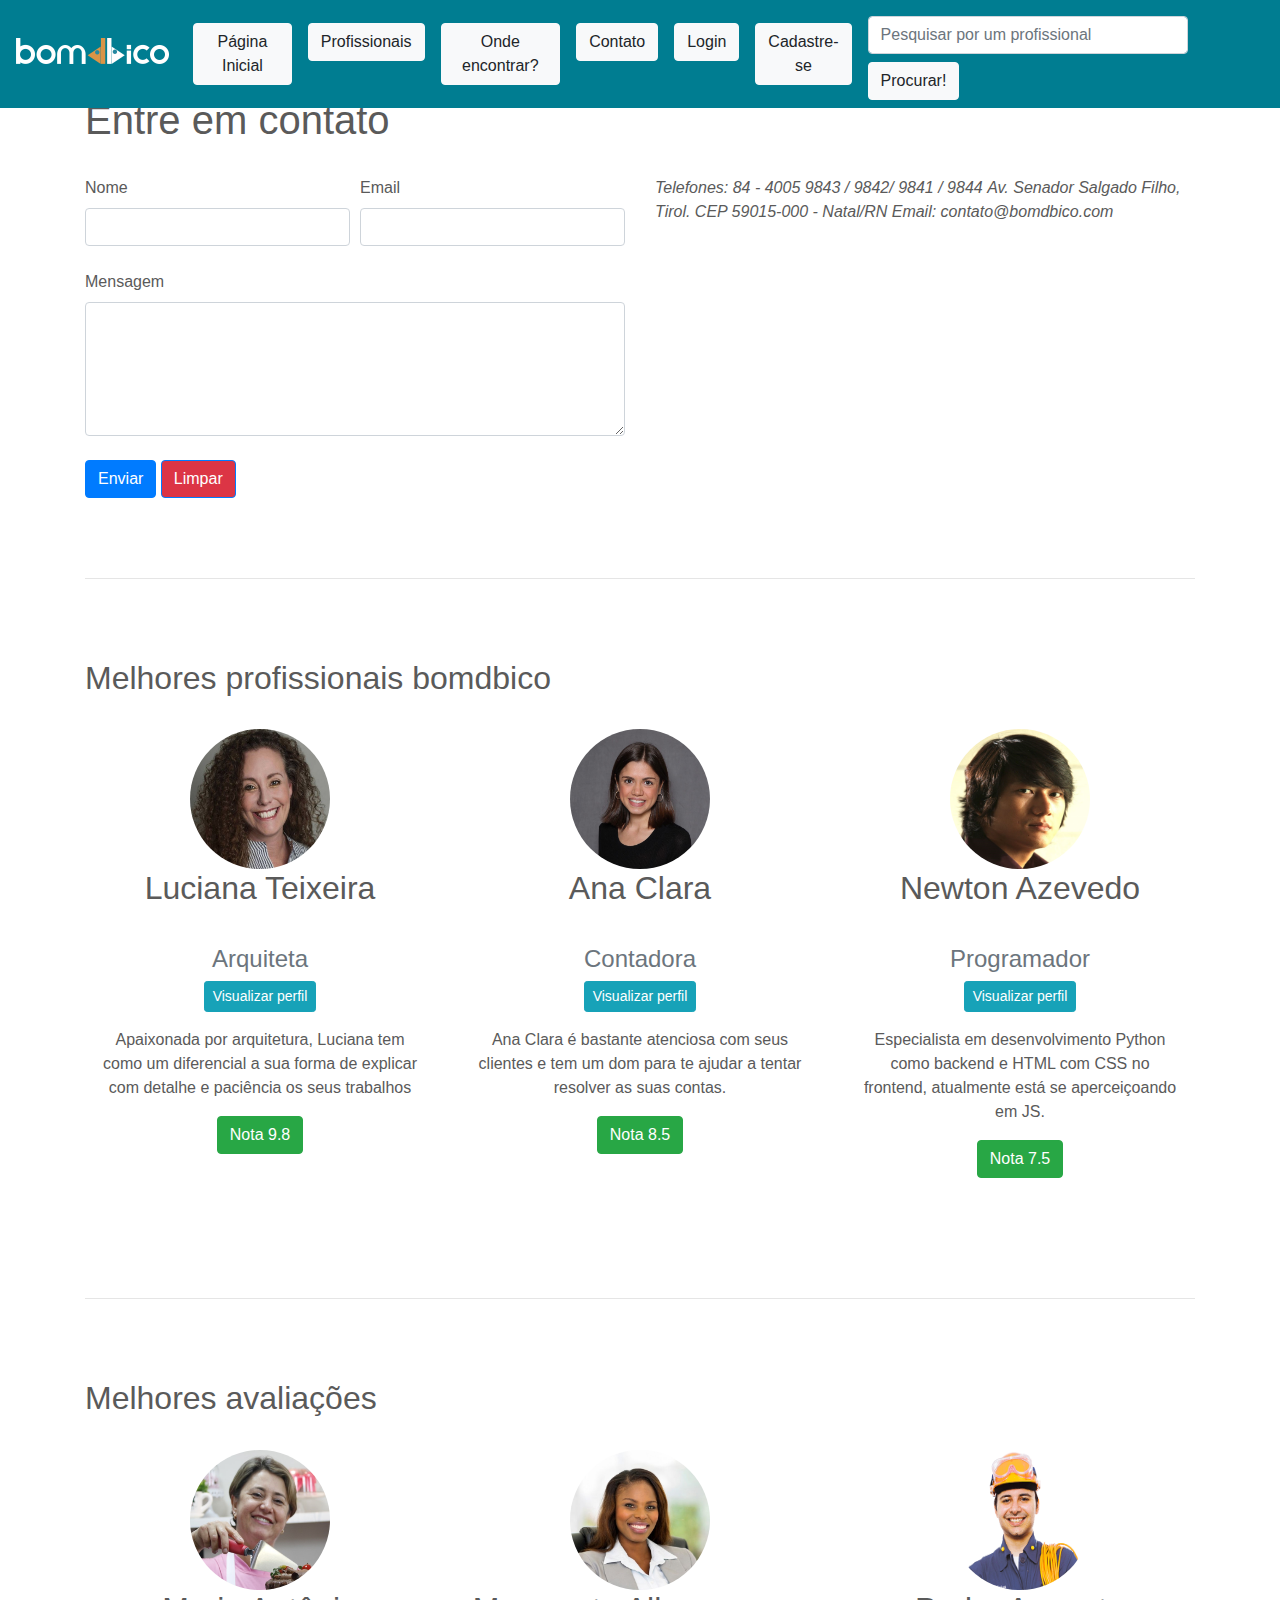
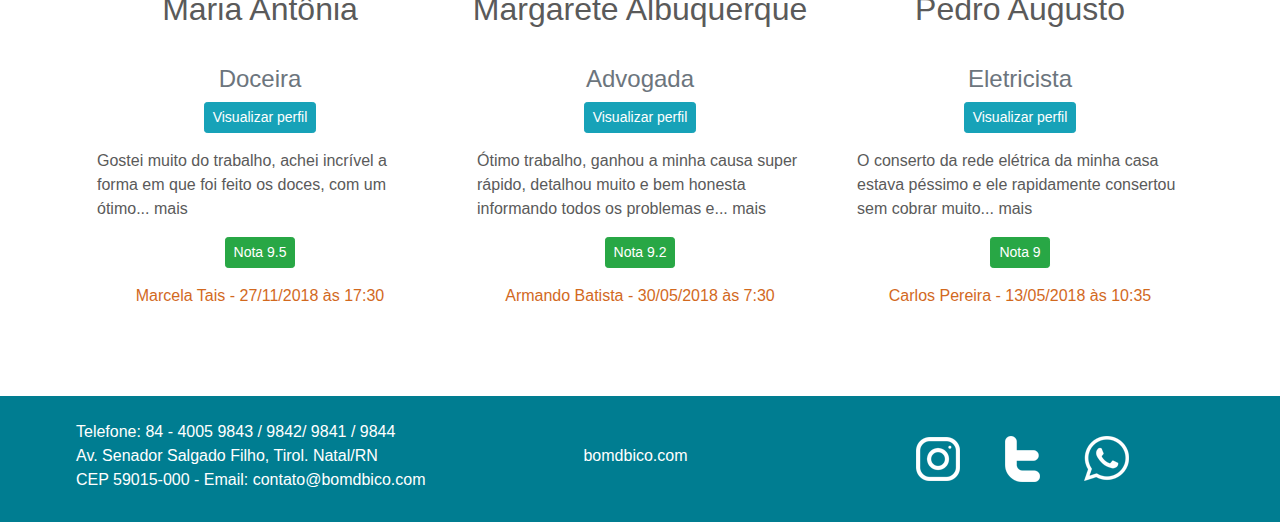
<file: contato.html>
<!DOCTYPE html>
<html lang="en">
<head>
    <meta charset="UTF-8">
    <meta name="viewport" content="width=device-width, initial-scale=1.0">
    <meta http-equiv="X-UA-Compatible" content="ie=edge">
    <link rel="stylesheet" href="css/bootstrap.min.css" >
    <link rel="stylesheet" href="css/custom.css" >
    <link rel="icon" href="images/favicon.ico" type="image/x-icon" />
    <link rel="stylesheet" href="https://use.fontawesome.com/releases/v5.8.1/css/all.css" integrity="sha384-50oBUHEmvpQ+1lW4y57PTFmhCaXp0ML5d60M1M7uH2+nqUivzIebhndOJK28anvf" crossorigin="anonymous">
    <style>
            .bd-placeholder-img {
              font-size: 1.125rem;
              text-anchor: middle;
              -webkit-user-select: none;
              -moz-user-select: none;
              -ms-user-select: none;
              user-select: none;
            }
      
            @media (min-width: 768px) {
              .bd-placeholder-img-lg {
                font-size: 3.5rem;
              }
            }
          </style>
    <title>Bomdbico</title>
</head>
<body>
      <header>
        <nav class="navbar navbar-expand-md navbar-dark fixed-top" style="background-color: #007d91">
          <a class="navbar-brand" href="index.html" style="height:2.5em"><img src="images/index_small.png" alt="Logo"></a>
          <button class="navbar-toggler" type="button" data-toggle="collapse" data-target="#navbarCollapse" aria-controls="navbarCollapse" aria-expanded="false" aria-label="Toggle navigation">
            <span class="navbar-toggler-icon"></span>
          </button>
          <div class="collapse navbar-collapse" id="navbarCollapse">
              <ul class="navbar-nav mr-auto">
                <li class="nav-item">
                    <a href="index.html" class="btn btn-light" style="margin: 0.5em"><i class="fa fa-home"></i> Página Inicial</a>
                </li>
                <li class="nav-item">
                    <a href="profissionais.html" class="btn btn-light" style="margin: 0.5em"><i class="fa fa-users"></i> Profissionais</a>
                </li>
                <li class="nav-item">
                    <a href="localizar.html" class="btn btn-light" style="margin: 0.5em"><i class="fa fa-globe" aria-hidden="true"></i> Onde encontrar?</a>
                </li>
                <li class="nav-item">
                  <a href="contato.html" class="btn btn-light" style="margin: 0.5em"><i class="fa fa-phone-square" aria-hidden="true"></i> Contato</a>
              </li>
              <li class="nav-item">
                <a href="#" data-toggle="modal" data-target="#modal-login" class="btn btn-light" style="margin: 0.5em"><i class="fa fa-user" aria-hidden="true"></i> Login</a>
              </li>
                <li class="nav-item">
                  <a href="#" data-toggle="modal" data-target="#modal-cadastre-se" class="btn btn-light" style="margin: 0.5em"><i class="fa fa-clipboard-list" aria-hidden="true"></i> Cadastre-se</a>
              </li>
              </ul>
              <form class="form-inline mt-2 mt-md-0">
                  <input class="form-control mr-sm-2" type="text" placeholder="Pesquisar por um profissional" aria-label="Procurar" style="width: 20em; margin: 0.5em">
                  <button class="btn btn-light my-2 my-sm-0" type="button" style="margin: 0.5em" data-toggle="modal" data-target="#modal_pesquisa"><i class="fa fa-search" aria-hidden="true"></i> Procurar!</button>
                </form>
              </div>
              </nav>
              <!-- Modal -->
              <div class="modal fade" id="modal_pesquisa" tabindex="-1" role="dialog" aria-labelledby="exampleModalLabel" aria-hidden="true">
                  <div class="modal-dialog modal-lg" role="document">
                    <div class="modal-content">
                      <div class="modal-header">
                        <h5 class="modal-title" id="exampleModalLabel">Resultados da pesquisa</h5>
                        <button type="button" class="close" data-dismiss="modal" aria-label="Close">
                          <span aria-hidden="true">&times;</span>
                        </button>
                      </div>
                      <div class="modal-body">
                          Encontramos 3 resultados:
                          <br /> <br />
                          <table class="table table-hover">
                              <tbody>
                                <tr>
                                  <td><img class="rounded-circle" src="images/doceira.jpg" width="60" height="60" xmlns="http://www.w3.org/2000/svg" preserveAspectRatio="xMidYMid slice" focusable="false" role="img" aria-label="Placeholder: 140x140"><title>Placeholder</title><rect width="100%" height="100%" fill="#777"/></img>
                                  </td>
                                  <td style="padding-top: 2em">Maria Antonia Ferreira</td>
                                  <td style="padding-top: 2em">Doceira</td>
                                  <td style="padding-top: 2em">9.8</td>
                                  <td style="padding-top: 2em">Entre R$100 e R$1000</td>
                                 <td style="padding-top: 2em"><a href="perfil.html" class="btn btn-outline-success btn-sm"><i class="fa fa-search" aria-hidden="true"></i></a></td>
                                </tr>
                                <tr>
                                    <td><img class="rounded-circle" src="images/mulher2.jpg" width="60" height="60" xmlns="http://www.w3.org/2000/svg" preserveAspectRatio="xMidYMid slice" focusable="false" role="img" aria-label="Placeholder: 140x140"><title>Placeholder</title><rect width="100%" height="100%" fill="#777"/></img>
                                    </td> 
                                  <td style="padding-top: 2em">Camila Ferreira Albuquerque</td>
                                  <td style="padding-top: 2em">Doceira</td>
                                  <td style="padding-top: 2em">8.5</td>
                                  <td style="padding-top: 2em">Entre R$500 e R$100</td>
                                 <td style="padding-top: 2em"><a href="perfil.html" class="btn btn-outline-success btn-sm"><i class="fa fa-search" aria-hidden="true"></i></a></td>
                                </tr>
                              </tbody>
                            </table>
                      </div>
                      <div class="modal-footer">
                          <button type="button" class="btn btn-secondary" data-dismiss="modal"><i class="fa fa-times" aria-hidden="true"></i> Fechar pesquisa</button>
                        </div>
                    </div>
                  </div>
                </div>
        </header>
        <br>
        <br>
            <main role="main">           
                <div class="container marketing">           
                  <!-- Three columns of text below the carousel -->
                  <p class="h1">Entre em contato</p>
                  <br>
                  <div class="row">
                    <div class="col-lg-6">
                        <form>
                            <div class="form-row">
                              <div class="col">
                                <label for="nome">Nome</label>
                                <input type="text" id="nome" class="form-control">
                              </div>
                              <div class="col">
                                <label for="email">Email</label>
                                <input type="email" id="email"class="form-control">
                              </div>
                            </div>
                            <br>
                            <div class="form-row">
                                <div class="col">
                                  <label for="mensagem">Mensagem</label>
                                  <textarea name="mensagem" class="form-control"cols="30" rows="5"></textarea>
                                </div>
                              </div>
                              <br>
                            <div class="form-row">
                              <div class="col">
                                  <button type="button" class="btn btn-primary" data-toggle="modal" data-target="#contato_enviar">
                                      <i class="fa fa-paper-plane" aria-hidden="true"></i> Enviar
                                  </button>
                                  <button type="reset" class="btn btn-primary bg-danger" >
                                      <i class="fa fa-trash" aria-hidden="true"></i> Limpar
                                  </button>
                                  <div class="modal fade" id="contato_enviar" tabindex="-1" role="dialog" aria-labelledby="exampleModalCenterTitle" aria-hidden="true">
                                      <div class="modal-dialog modal-dialog-centered" role="document">
                                        <div class="modal-content">
                                          <div class="modal-header">
                                            <h5 class="modal-title" id="exampleModalLongTitle"><i class="fa fa-smile-o"></i> Mensagem enviada com sucesso!</h5>
                                            <button type="button" class="close" data-dismiss="modal" aria-label="Close">
                                              <span aria-hidden="true">&times;</span>
                                            </button>
                                          </div>
                                          <div class="modal-body">
                                            Aguarde nosso contato e te enviaremos um email com mais informações!
                                          </div>
                                          <div class="modal-footer">
                                            <button type="button" class="btn btn-secondary" data-dismiss="modal"><i class="fa fa-times" aria-hidden="true"></i> Fechar mensagem</button>
                                          </div>
                                        </div>
                                      </div>
                                    </div>
                              </div>
                            </div>
                          </form>
                      </div>
                      <div class="col-lg-6">
                          <i class="fa fa-phone" aria-hidden="true"> Telefones: 84 - 4005 9843 / 9842/ 9841 / 9844</i>
                          <i class="fa fa-map-marker " aria-hidden="true"> Av. Senador Salgado Filho, Tirol. CEP 59015-000 - Natal/RN</i>
                          <i class="fa fa-envelope" aria-hidden="true"> Email: contato@bomdbico.com</i>
                          <iframe src="https://www.google.com/maps/embed?pb=!1m18!1m12!1m3!1d3969.2716607642974!2d-35.2093402845488!3d-5.817256795784774!2m3!1f0!2f0!3f0!3m2!1i1024!2i768!4f13.1!3m3!1m2!1s0x7b2fff10d079ddf%3A0xf05d11e50f7bb531!2sAv.+Sen.+Salgado+Filho%2C+1718+-+Lagoa+Nova%2C+Natal+-+RN%2C+59022-000!5e0!3m2!1spt-BR!2sbr!4v1556730835202!5m2!1spt-BR!2sbr" width="545" height="200" frameborder="0" style="border:0" allowfullscreen></iframe>                      </div>
                  </div>
              </div>
                    </div>
                  </div>
                </div>
                <div class="modal fade" id="modal-login" tabindex="-1" role="dialog" aria-labelledby="exampleModalCenterTitle" aria-hidden="true">
              <div class="modal-dialog modal-dialog-centered" role="document">
                <div class="modal-content">
                  <div class="modal-header">
                    <h5 class="modal-title" id="exampleModalCenterTitle">Login</h5>
                    <button type="button" class="close" data-dismiss="modal" aria-label="Close">
                      <span aria-hidden="true">&times;</span>
                    </button>
                  </div>
                  <div class="modal-body">
                    <div class="card">
                            <div class="card-body">
                              <h6 class="card-subtitle mb-2 text-muted">Informe login e senha abaixo para acessar o sistema</h6>
                              <div class="form-group">
                                    <label for="login">Login:</label>
                                    <input type="text" class="form-control" id="login">
                              </div>
                              <div class="form-group" style="margin-bottom: -0.6em">
                                    <label for="exampleInputPassword1">Senha:</label>
                                    <input type="password" class="form-control" id="exampleInputPassword1">
                                    <br>
                                    <button type="button" class="btn btn-primary bg-info">
                                        <i class="fa fa-question-circle" aria-hidden="true"></i> Esqueci a senha
                                    </button>
                                    <button type="button" class="btn btn-primary bg-success">
                                        <i class="fa fa-paper-plane" aria-hidden="true"></i> Entrar
                                    </button>
                              </div>
                            </div>
                    </div>
                  </div>
                  <div class="modal-footer">
                    <button type="button" class="btn btn-danger" data-dismiss="modal">  <i class="fa fa-times" aria-hidden="true"></i> Cancelar</button>
                  </div>
                </div>
              </div>
            </div>

            <div class="modal fade" id="modal-cadastre-se" tabindex="-1" role="dialog" aria-labelledby="exampleModalCenterTitle" aria-hidden="true">
              <div class="modal-dialog modal-dialog-centered" role="document">
                <div class="modal-content">
                  <div class="modal-header">
                    <h5 class="modal-title" id="exampleModalCenterTitle">Cadastre-se</h5>
                    <button type="button" class="close" data-dismiss="modal" aria-label="Close">
                      <span aria-hidden="true">&times;</span>
                    </button>
                  </div>
                  <div class="modal-body">
                    <div class="card">
                      <form action="">
                        <div class="card-body">
                          <h6 class="card-subtitle mb-2 text-muted">Informe seus dados pessoais para cadastro</h6>
                          <div class="form-group">
                                <label for="nome">Nome</label>
                                <input type="text" class="form-control" id="nome" aria-describedby="emailHelp" placeholder="Digite seu nome completo">
                          </div>
                          <div class="form-group">
                                <label for="telefone">Telefone:</label>
                                <input type="text" class="form-control" id="telefone" placeholder="(DDD) 00000-0000" onkeyup="mascara('(##) #####-####',this,event,true)">
                          </div>
                          <div class="form-group">
                              <label for="email">Email:</label>
                              <input type="email" class="form-control" id="telefone" placeholder="exemplo@provedor.com">
                        </div>
                          <div class="form-group">
                                <label for="login">Login:</label>
                                <input type="text" class="form-control" id="login">
                          </div>
                          <div class="form-group">
                                <label for="exampleInputPassword1">Senha:</label>
                                <input type="password" class="form-control" id="exampleInputPassword1">
                          </div>
                          <button type="reset" class="btn btn-primary bg-danger" >
                              <i class="fa fa-trash" aria-hidden="true"></i> Limpar
                          </button>
                          <button type="button" class="btn btn-primary" data-toggle="modal" data-target="#exampleModalCenter">
                              <i class="fa fa-paper-plane" aria-hidden="true"></i> Cadastrar
                          </button>
                          <div class="modal fade" id="exampleModalCenter" tabindex="-1" role="dialog" aria-labelledby="exampleModalCenterTitle" aria-hidden="true">
                              <div class="modal-dialog modal-dialog-centered" role="document">
                                <div class="modal-content">
                                  <div class="modal-header">
                                    <h5 class="modal-title" id="exampleModalLongTitle"><i class="fa fa-smile-o"></i> Cadastro realizado com sucesso!</h5>
                                    <button type="button" class="close" data-dismiss="modal" aria-label="Close">
                                      <span aria-hidden="true">&times;</span>
                                    </button>
                                  </div>
                                  <div class="modal-body">
                                    Aguarde nosso contato e te enviaremos um email com mais informações!
                                  </div>
                                  <div class="modal-footer">
                                    <button type="button" class="btn btn-secondary" data-dismiss="modal"><i class="fa fa-times" aria-hidden="true"></i> Fechar mensagem</button>
                                  </div>
                                </div>
                              </div>
                          </div>
                        </div>
                        </div>
                  </div>
                  <div class="modal-footer">
                    <button type="button" class="btn btn-danger" data-dismiss="modal">  <i class="fa fa-times" aria-hidden="true"></i> Cancelar</button>
                  </div>
                </div>
              </div>
            </div>
              
              <!-- Marketing messaging and featurettes
              ================================================== -->
              <!-- Wrap the rest of the page in another container to center all the content. -->
            
              <div class="container marketing">
                  <hr class="featurette-divider">
            
                <!-- Three columns of text below the carousel -->
                <h2>Melhores profissionais bomdbico</h2>
                <br>
                <div class="row">
                  <div class="col-lg-4">
                    <a href="perfil.html">
                    <img class="bd-placeholder-img rounded-circle" src="images/mulher1.jpg" width="140" height="140" xmlns="http://www.w3.org/2000/svg" preserveAspectRatio="xMidYMid slice" focusable="false" role="img" aria-label="Placeholder: 140x140"><title>Placeholder</title><rect width="100%" height="100%" fill="#777"/></img>
                  </a>
                    <h2>Luciana Teixeira</h2><h4 class="text-muted"><i class="fa fa-home"></i><br> Arquiteta</h4>
                    <p><a href="perfil.html" class="btn btn-info btn-sm"><i class="fa fa-portrait "></i> Visualizar perfil</a></p>
                    <p>Apaixonada por arquitetura, Luciana tem como um diferencial a sua forma de explicar com detalhe e paciência os seus trabalhos</p>
                    <p>
                    <span class="btn btn-success">
                      <i class="fa fa-star" aria-hidden="true"></i>
                      <i class="fa fa-star" aria-hidden="true"></i>
                      <i class="fa fa-star" aria-hidden="true"></i>
                      <i class="fa fa-star" aria-hidden="true"></i>
                      <i class="fa fa-star-half" aria-hidden="true"></i> 
                      Nota 9.8</span>
                    </p>
                  </div><!-- /.col-lg-4 -->
                  <div class="col-lg-4">
                      <a href="perfil.html">
                      <img class="bd-placeholder-img rounded-circle" src="images/contadora.jpg" width="140" height="140" xmlns="http://www.w3.org/2000/svg" preserveAspectRatio="xMidYMid slice" focusable="false" role="img" aria-label="Placeholder: 140x140"><title>Placeholder</title><rect width="100%" height="100%" fill="#777"/></img>
                      </a>
                      <h2>Ana Clara</h2><h4 class="text-muted"><i class="fa fa-calculator"></i><br> Contadora</h4>
                      <p><a href="perfil.html" class="btn btn-info btn-sm"><i class="fa fa-portrait "></i> Visualizar perfil</a></p>
                      <p>Ana Clara é bastante atenciosa com seus clientes e tem um dom para te ajudar a tentar resolver as suas contas.</p>
                      <p>
                      <span class="btn btn-success">
                          <i class="fa fa-star" aria-hidden="true"></i>
                          <i class="fa fa-star" aria-hidden="true"></i>
                          <i class="fa fa-star" aria-hidden="true"></i>
                          <i class="fa fa-star" aria-hidden="true"></i>
                        Nota 8.5</span>
                      </p>
                  </div><!-- /.col-lg-4 -->
                  <div class="col-lg-4">
                    <a href="perfil.html">
                    <img class="bd-placeholder-img rounded-circle" src="images/programador.jpg" width="140" height="140" xmlns="http://www.w3.org/2000/svg" preserveAspectRatio="xMidYMid slice" focusable="false" role="img" aria-label="Placeholder: 140x140"><title>Placeholder</title><rect width="100%" height="100%" fill="#777"/></img>
                    </a>
                    <h2>Newton Azevedo</h2><h4 class="text-muted"><i class="fa fa-code"></i><br> Programador</h4>
                    <p><a href="perfil.html" class="btn btn-info btn-sm"><i class="fa fa-portrait "></i> Visualizar perfil</a></p>
                    <p>Especialista em desenvolvimento Python como backend e HTML com CSS no frontend, atualmente está se aperceiçoando em JS.</p>
                    <p>
                    <span class="btn btn-success">
                        <i class="fa fa-star" aria-hidden="true"></i>
                        <i class="fa fa-star" aria-hidden="true"></i>
                        <i class="fa fa-star" aria-hidden="true"></i>
                        <i class="fa fa-star-half" aria-hidden="true"></i>
                      Nota 7.5</span>
                    </p>
                  </div><!-- /.col-lg-4 -->
                </div><!-- /.row -->
                <hr class="featurette-divider">
                <h2>Melhores avaliações</h2>
                <br>
                <div class="row">
                    <div class="col-lg-4">
                        <a href="perfil.html">
                        <img class="bd-placeholder-img rounded-circle" src="images/doceira.jpg" width="140" height="140" xmlns="http://www.w3.org/2000/svg" preserveAspectRatio="xMidYMid slice" focusable="false" role="img" aria-label="Placeholder: 140x140"><title>Placeholder</title><rect width="100%" height="100%" fill="#777"/></img>
                        </a>
                        <h2>Maria Antônia</h2><h4 class="text-muted"><i class="fa fa-candy-cane"></i><br> Doceira</h4>
                        <p><a href="perfil.html" class="btn btn-info btn-sm"><i class="fa fa-portrait "></i> Visualizar perfil</a></p>
                        <p style="text-align: left">Gostei muito do trabalho, achei incrível a forma em que foi feito os doces, com um ótimo... mais</p>
                        <p><span class="btn btn-success btn-sm">
                            <i class="fa fa-star" aria-hidden="true"></i>
                            <i class="fa fa-star" aria-hidden="true"></i>
                            <i class="fa fa-star" aria-hidden="true"></i>
                            <i class="fa fa-star" aria-hidden="true"></i>
                            <i class="fa fa-star-half" aria-hidden="true"></i> 
                          Nota 9.5</span></p>
                        <p style="color: chocolate">Marcela Tais - 27/11/2018 às 17:30 </p>
                   </div><!-- /.col-lg-4 -->
                    <div class="col-lg-4">
                        <a href="perfil.html">
                        <img class="bd-placeholder-img rounded-circle" src="images/advogada.jpg" width="140" height="140" xmlns="http://www.w3.org/2000/svg" preserveAspectRatio="xMidYMid slice" focusable="false" role="img" aria-label="Placeholder: 140x140"><title>Placeholder</title><rect width="100%" height="100%" fill="#777"/></img>
                        </a>
                        <h2>Margarete Albuquerque</h2><h4 class="text-muted"><i class="fa fa-gavel"></i><br> Advogada</h4>
                        <p><a href="perfil.html" class="btn btn-info btn-sm"><i class="fa fa-portrait "></i> Visualizar perfil</a></p>
                        <p style="text-align: left">Ótimo trabalho, ganhou a minha causa super rápido, detalhou muito e bem honesta informando todos os problemas e... mais</p>
                        <p><span class="btn btn-success btn-sm">
                            <i class="fa fa-star" aria-hidden="true"></i>
                            <i class="fa fa-star" aria-hidden="true"></i>
                            <i class="fa fa-star" aria-hidden="true"></i>
                            <i class="fa fa-star" aria-hidden="true"></i>
                            <i class="fa fa-star-half" aria-hidden="true"></i> 
                          Nota 9.2</span></p>
                        <p style="color: chocolate">Armando Batista - 30/05/2018 às 7:30</p>
                   </div><!-- /.col-lg-4 -->
                    <div class="col-lg-4">
                        <a href="perfil.html">
                        <img class="bd-placeholder-img rounded-circle" src="images/eletricista.png" width="140" height="140" xmlns="http://www.w3.org/2000/svg" preserveAspectRatio="xMidYMid slice" focusable="false" role="img" aria-label="Placeholder: 140x140"><title>Placeholder</title><rect width="100%" height="100%" fill="#777"/></img>
                        </a>
                        <h2>Pedro Augusto</h2><h4 class="text-muted"><i class="fa fa-bolt"></i> <br>Eletricista</h4>
                        <p><a href="perfil.html" class="btn btn-info btn-sm"><i class="fa fa-portrait "></i> Visualizar perfil</a></p>

                        <p style="text-align: left">O conserto da rede elétrica da minha casa estava péssimo e ele rapidamente consertou sem cobrar muito... mais</p>
                        <p> <span class="btn btn-success btn-sm">
                            <i class="fa fa-star" aria-hidden="true"></i>
                            <i class="fa fa-star" aria-hidden="true"></i>
                            <i class="fa fa-star" aria-hidden="true"></i>
                            <i class="fa fa-star" aria-hidden="true"></i>
                          Nota 9</span></p>
                        <p style="color: chocolate">Carlos Pereira - 13/05/2018 às 10:35</p>
                   </div><!-- /.col-lg-4 -->
                   
                </div><!-- /.row -->
                        
              </div><!-- /.container -->
              <div class="container">
                <br>
                <div class="row">
                    
                        </form>
                    
                  </div>
                </div>
            <br>
            
              <!-- FOOTER -->
              <footer style="background-color: #007d91; margin-bottom:-3em; color:white">
                <div class="container" style="padding-top: 1.5em; padding-bottom: 1.5em">
                    <div class="row" style="margin-left: -1.5em">
                        <div class="col-lg-4">
                            Telefone: 84 - 4005 9843 / 9842/ 9841 / 9844 <br />
                            Av. Senador Salgado Filho, Tirol. Natal/RN <br />
                            CEP 59015-000 - Email: contato@bomdbico.com
                        </div>
                        <div class="col-lg-4" style="text-align: center; padding-top:1.5em">
                                 bomdbico.com 
                        </div>
                        <div class="col-lg-4" style="text-align: center;">
                            <img src="images/instagram.png" alt="Instagram" style="margin:1em; margin-left: 1.5em">
                            <img src="images/twitter.png" alt="twitter" style="margin:1em; margin-left: 1.5em">
                            <img src="images/whatsapp.png" alt="whatsapp" style="margin:1em; margin-left: 1.5em">
                        </div>
                    </div>
                </div>
              </footer>
            </main>
<script src="js/bootstrap.min.js"></script>   
<script src="https://code.jquery.com/jquery-3.3.1.slim.min.js" integrity="sha384-q8i/X+965DzO0rT7abK41JStQIAqVgRVzpbzo5smXKp4YfRvH+8abtTE1Pi6jizo" crossorigin="anonymous"></script>
<script src="https://cdnjs.cloudflare.com/ajax/libs/popper.js/1.14.7/umd/popper.min.js" integrity="sha384-UO2eT0CpHqdSJQ6hJty5KVphtPhzWj9WO1clHTMGa3JDZwrnQq4sF86dIHNDz0W1" crossorigin="anonymous"></script>
<script src="https://stackpath.bootstrapcdn.com/bootstrap/4.3.1/js/bootstrap.min.js" integrity="sha384-JjSmVgyd0p3pXB1rRibZUAYoIIy6OrQ6VrjIEaFf/nJGzIxFDsf4x0xIM+B07jRM" crossorigin="anonymous"></script>
</body>
</html>
</file>
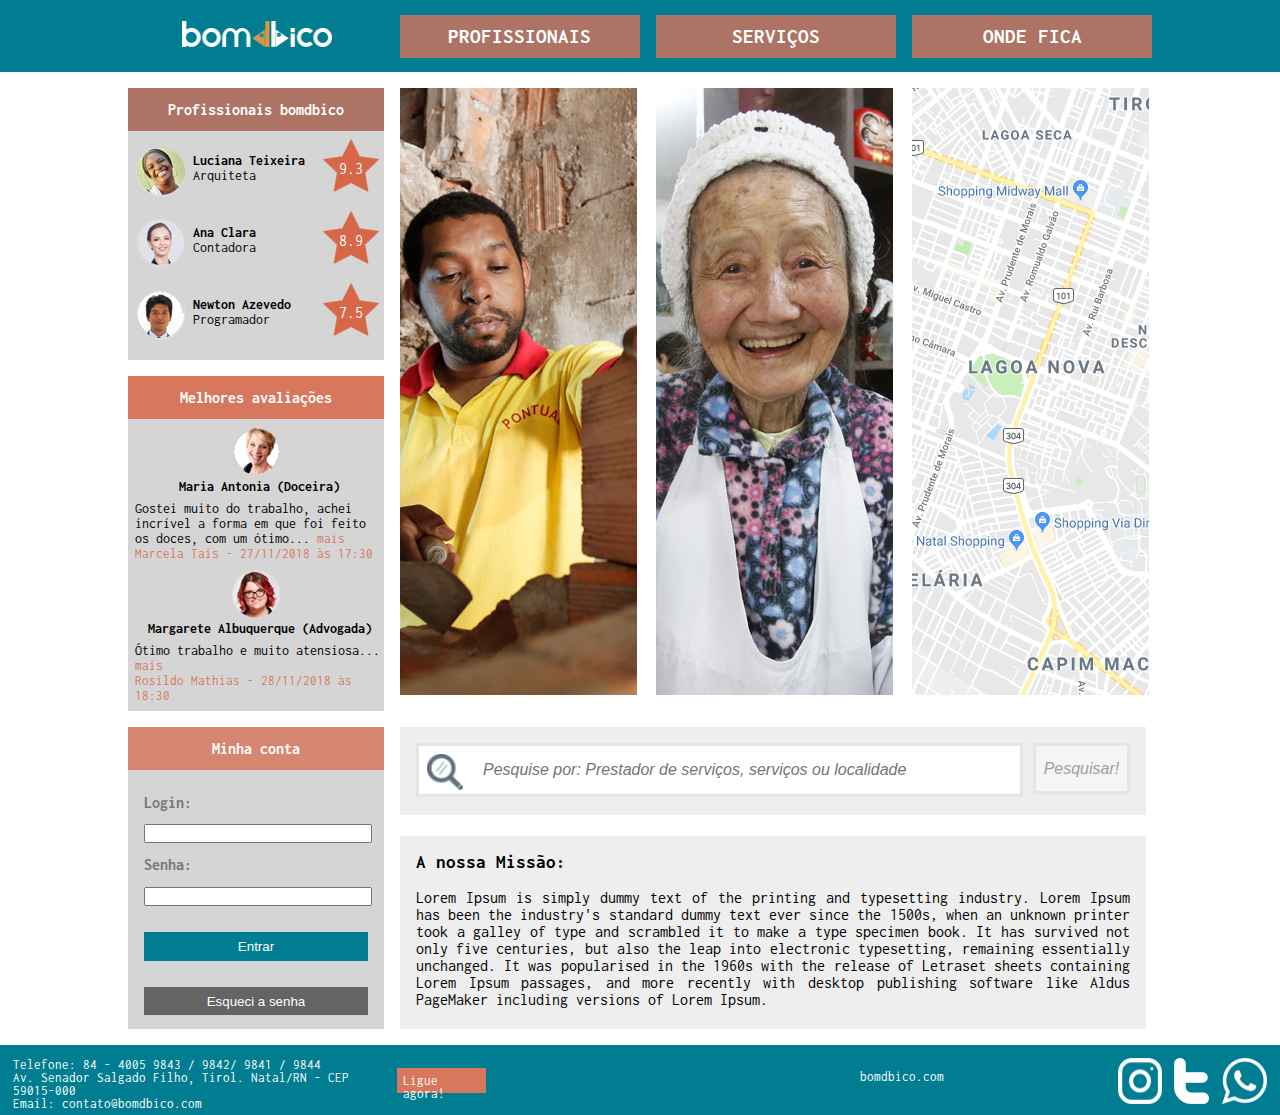
<file: home.html>
<!DOCTYPE html>
<html lang="pt-br">
  <head>
    <meta charset="utf-8">
    <title>Bomdbico</title>
    <link rel="stylesheet" href="main.css">
  </head>
  <body>
      <header>
        <nav>
          <a href="home.html">
            <picture class="logo_top">
              <img src="images/index_small.png" alt="Logo" width="150px" height="26px">
            </picture>
          </a>
          <ul>
              <li><a href="prestadores.html">PROFISSIONAIS</a></li>
              <li style="margin-left: 0.8em;"><a href="servicos.html">SERVIÇOS</a></li>
              <li style="margin-left: 0.8em;"><a href="localize.html">ONDE FICA</a></li>
          </ul>
      </nav>
      </header>
      <main class="grid">
      <section class="prestadores_link">
        <a href="prestadores.html"></a>
      </section>
      <section class="servicos_link">
        <a href="servicos.html">
        </a>
      </section>
      <section class="localize_link">
        <a href="localize.html"></a>
      </section>
      <section class="pesquisa">
        <form action="#" method="post">
          <input type="text" placeholder="Pesquise por: Prestador de serviços, serviços ou localidade" class="pesquisa_input"> <input type="button" value="Pesquisar!" class="pesquisa_bottom">
        </form>
      </section>
      <section class="missao"><h3>A nossa Missão:</h3><br>
        Lorem Ipsum is simply dummy text of the printing and typesetting industry. Lorem Ipsum has been the industry's standard dummy text ever since the 1500s, when an unknown printer took a galley of type and scrambled it to make a type specimen book. It has survived not only five centuries, but also the leap into electronic typesetting, remaining essentially unchanged. It was popularised in the 1960s with the release of Letraset sheets containing Lorem Ipsum passages, and more recently with desktop publishing software like Aldus PageMaker including versions of Lorem Ipsum.</section>
      
      <aside class="profissionais_bomdbico">
        <section class="prof_bdc_top">Profissionais bomdbico</section>
          <section class="bdc_user">
            <picture class="bdc1">
              <img src="images/luciana.png" alt="Luciana">
            </picture>
            <p> 
              <span style="font-weight: bolder">Luciana Teixeira</span>
              Arquiteta
            </p>
            <div class="star">
              9.3
            </div>
        </section>
        <section class="bdc_user">
            <picture class="bdc1">
              <img src="images/ana_clara.png" alt="Ana Clara">
            </picture>
            <p>
              <span style="font-weight: bolder">Ana Clara</span>
              Contadora
            </p>
            <div class="star">
              8.9
            </div>
          </section>
          <section class="bdc_user">
              <picture class="bdc1">
                <img src="images/newton.png" alt="Newton">
              </picture>
              <p>
                <span style="font-weight: bolder">Newton Azevedo</span>
                <span class="color: #FFFFFF">Programador</span>
              </p>
              <div class="star">
                7.5
              </div>
            </section>
      </aside>

      <aside class="melhores_avaliacoes">
        <section class="avaliacoes_top">
          Melhores avaliações
        </section>
        <section class="avaliacoes_users">
            <picture class="pic_melhores_avaliacoes">
              <img src="images/maria_antonia.png" alt="Maria Antonia">
            </picture>
            <p class="titulo_user">
              Maria Antonia (Doceira)
            </p>
            <p>
                Gostei muito do trabalho, achei incrível a forma em que foi feito os doces, com um ótimo... <a href="#">mais</a><br>
                <a href="#">Marcela Tais - 27/11/2018 às 17:30</a>
            </p>
        </section>
        <section class="avaliacoes_users">
            <picture class="pic_melhores_avaliacoes">
              <img src="images/margarete.png" alt="Margarete">
            </picture>
            <p class="titulo_user">
              Margarete Albuquerque (Advogada)
            </p>
            <p>
               Ótimo trabalho e muito atensiosa... <a href="#">mais</a><br>
                <a href="#">Rosildo Mathias - 28/11/2018 às 18:30</a>
            </p>
        </section>
      </aside>
      <aside class="area_prestador">
          <section class="prestador_top">
              Minha conta
            </section>
            <form action="#" method="post">
                <div>
                <label for="login">Login:
                  <input type="text" id="login">
                </label>
              </div>
              <div>
                <label for="senha">Senha: <br>
                  <input type="password" id="senha">
                </label>
              </div>
                <input type="submit" value="Entrar" class="btn_sub">
                <a href="#">
                <input type="button" value="Esqueci a senha" class="btn_pass">
                </a>
            </form>
      </aside>
      </main>
      <footer>
        <p class="contato">
          Telefone: 84 - 4005 9843 / 9842/ 9841 / 9844<br> 
          Av. Senador Salgado Filho, Tirol. Natal/RN - CEP 59015-000<br>
          Email: contato@bomdbico.com <br>
          <a href="#" class="ligue">Ligue agora! </a>
        </p>
        <p class="url">
          bomdbico.com
        </p>
        <figure>
          <img src="images/instagram.png" alt="Instagram">
          <img src="images/twitter.png" alt="Twitter">
          <img src="images/whatsapp.png" alt="Whatsapp">
        </figure>
      </footer>
  </body>
</html>
</file>
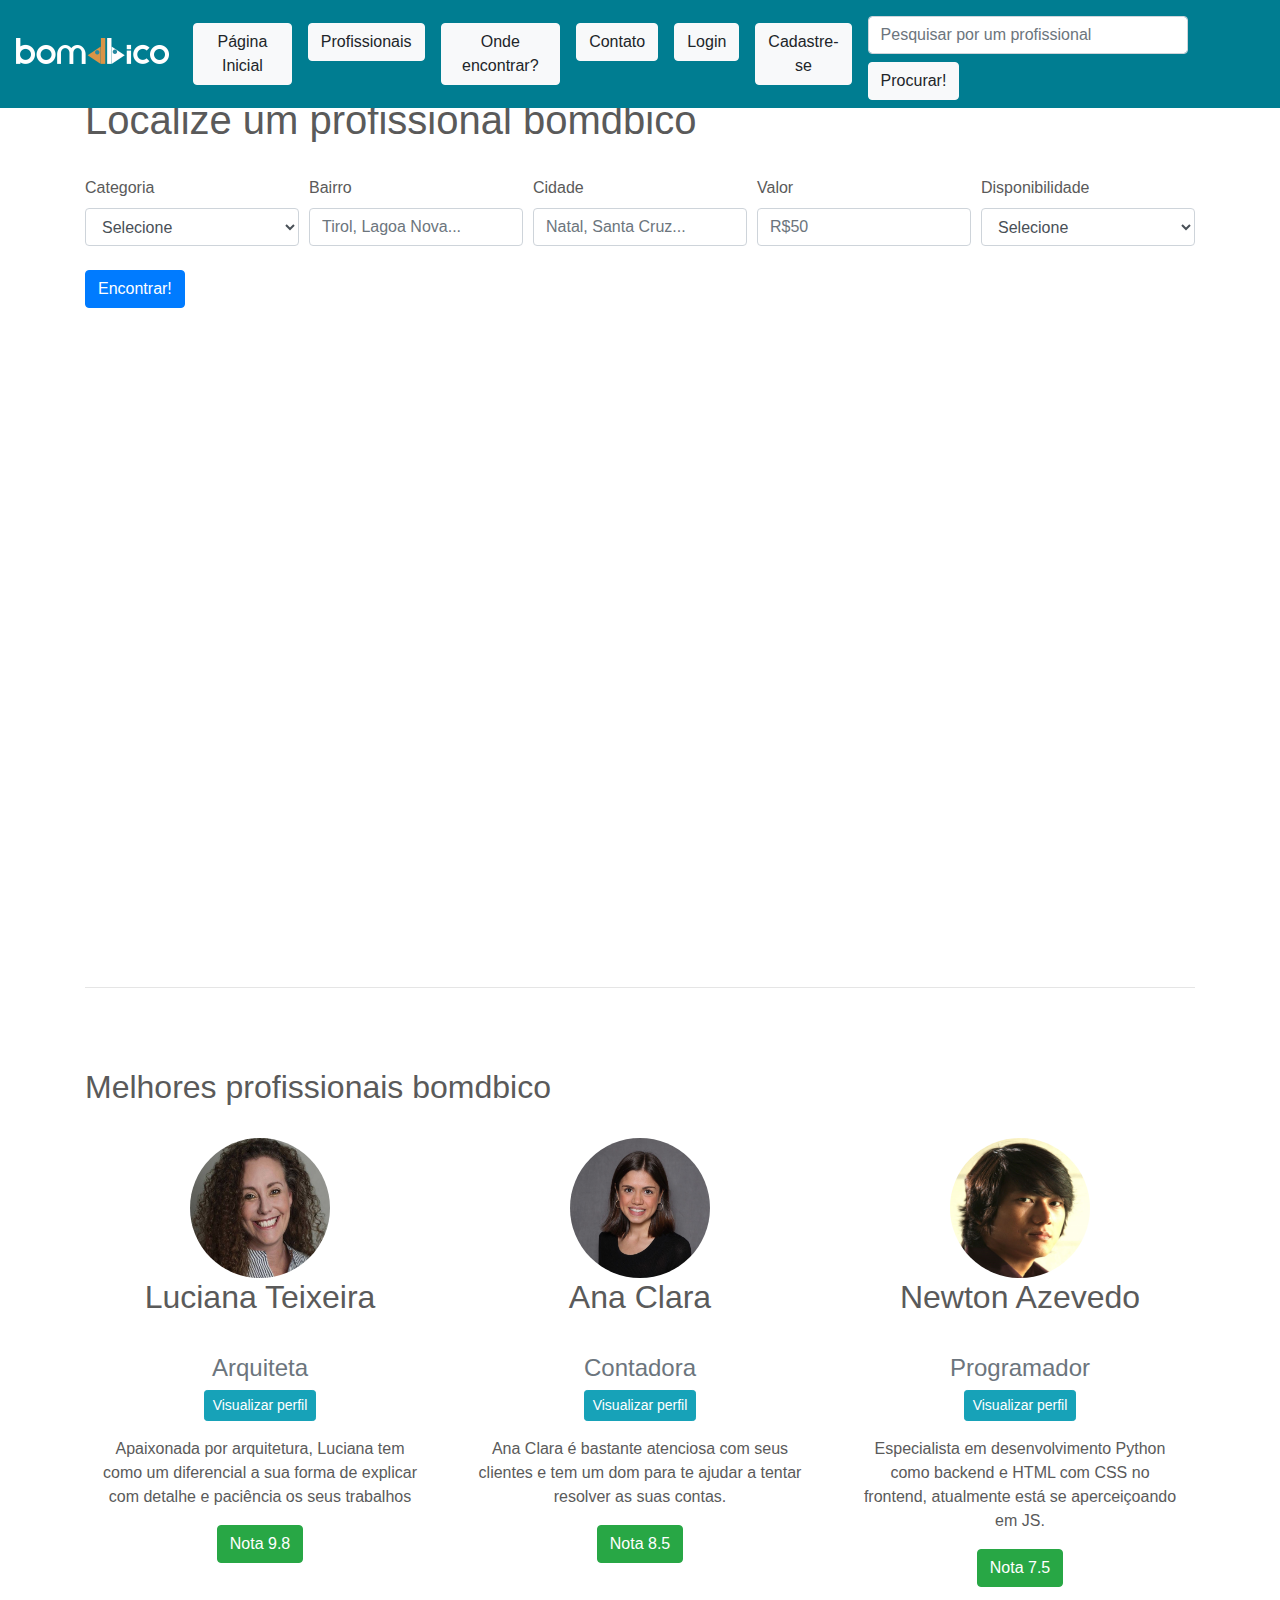
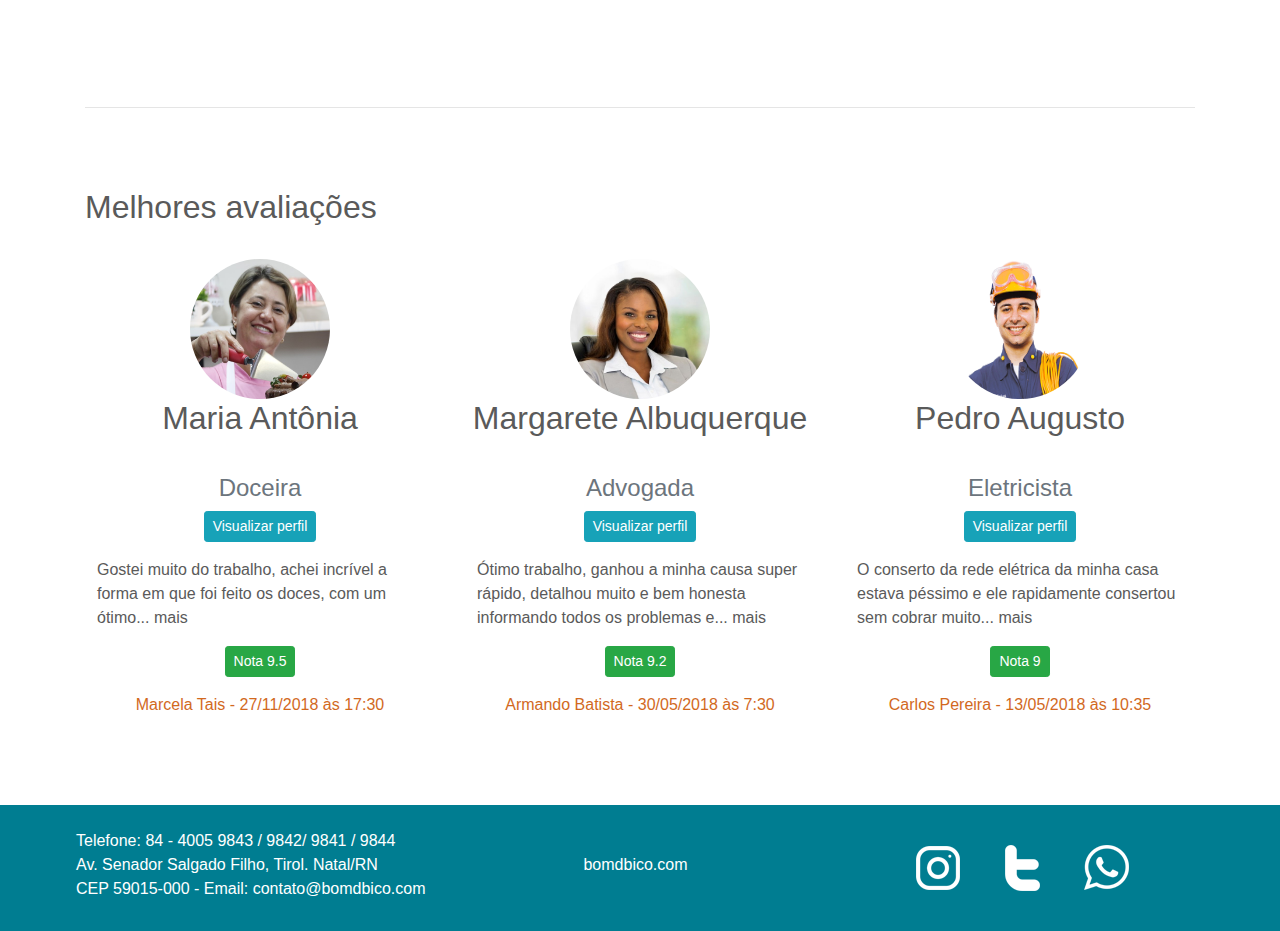
<file: localizar.html>
<!DOCTYPE html>
<html lang="en">
<head>
    <meta charset="UTF-8">
    <meta name="viewport" content="width=device-width, initial-scale=1.0">
    <meta http-equiv="X-UA-Compatible" content="ie=edge">
    <link rel="stylesheet" href="css/bootstrap.min.css" >
    <link rel="stylesheet" href="css/custom.css" >
    <link rel="icon" href="images/favicon.ico" type="image/x-icon" />
    <link rel="stylesheet" href="https://use.fontawesome.com/releases/v5.8.1/css/all.css" integrity="sha384-50oBUHEmvpQ+1lW4y57PTFmhCaXp0ML5d60M1M7uH2+nqUivzIebhndOJK28anvf" crossorigin="anonymous">
    <style>
            .bd-placeholder-img {
              font-size: 1.125rem;
              text-anchor: middle;
              -webkit-user-select: none;
              -moz-user-select: none;
              -ms-user-select: none;
              user-select: none;
            }
      
            @media (min-width: 768px) {
              .bd-placeholder-img-lg {
                font-size: 3.5rem;
              }
            }
          </style>
    <title>Bomdbico - Localizar profissional</title>
</head>
<body>
      <header>
        <nav class="navbar navbar-expand-md navbar-dark fixed-top" style="background-color: #007d91">
          <a class="navbar-brand" href="index.html" style="height:2.5em"><img src="images/index_small.png" alt="Logo"></a>
          <button class="navbar-toggler" type="button" data-toggle="collapse" data-target="#navbarCollapse" aria-controls="navbarCollapse" aria-expanded="false" aria-label="Toggle navigation">
            <span class="navbar-toggler-icon"></span>
          </button>
          <div class="collapse navbar-collapse" id="navbarCollapse">
              <ul class="navbar-nav mr-auto">
                <li class="nav-item">
                    <a href="index.html" class="btn btn-light" style="margin: 0.5em"><i class="fa fa-home"></i> Página Inicial</a>
                </li>
                <li class="nav-item">
                    <a href="profissionais.html" class="btn btn-light" style="margin: 0.5em"><i class="fa fa-users"></i> Profissionais</a>
                </li>
                <li class="nav-item">
                    <a href="localizar.html" class="btn btn-light" style="margin: 0.5em"><i class="fa fa-globe" aria-hidden="true"></i> Onde encontrar?</a>
                </li>
                <li class="nav-item">
                    <a href="contato.html" class="btn btn-light" style="margin: 0.5em"><i class="fa fa-phone-square" aria-hidden="true"></i> Contato</a>
                </li>
                <li class="nav-item">
                <a href="#" data-toggle="modal" data-target="#modal-login" class="btn btn-light" style="margin: 0.5em"><i class="fa fa-user" aria-hidden="true"></i> Login</a>
              </li>
                <li class="nav-item">
                  <a href="#" data-toggle="modal" data-target="#modal-cadastre-se" class="btn btn-light" style="margin: 0.5em"><i class="fa fa-clipboard-list" aria-hidden="true"></i> Cadastre-se</a>
              </li>
              </ul>
              <form class="form-inline mt-2 mt-md-0">
                  <input class="form-control mr-sm-2" type="text" placeholder="Pesquisar por um profissional" aria-label="Procurar" style="width: 20em; margin: 0.5em">
                  <button class="btn btn-light my-2 my-sm-0" type="button" style="margin: 0.5em" data-toggle="modal" data-target="#modal_pesquisa"><i class="fa fa-search" aria-hidden="true"></i> Procurar!</button>
                </form>
              </div>
              </nav>
              <!-- Modal -->
              <div class="modal fade" id="modal_pesquisa" tabindex="-1" role="dialog" aria-labelledby="exampleModalLabel" aria-hidden="true">
                  <div class="modal-dialog modal-lg" role="document">
                    <div class="modal-content">
                      <div class="modal-header">
                        <h5 class="modal-title" id="exampleModalLabel">Resultados da pesquisa</h5>
                        <button type="button" class="close" data-dismiss="modal" aria-label="Close">
                          <span aria-hidden="true">&times;</span>
                        </button>
                      </div>
                      <div class="modal-body">
                          Encontramos 3 resultados:
                          <br /> <br />
                          <table class="table table-hover">
                              <tbody>
                                <tr>
                                  <td><img class="rounded-circle" src="images/doceira.jpg" width="60" height="60" xmlns="http://www.w3.org/2000/svg" preserveAspectRatio="xMidYMid slice" focusable="false" role="img" aria-label="Placeholder: 140x140"><title>Placeholder</title><rect width="100%" height="100%" fill="#777"/></img>
                                  </td>
                                  <td style="padding-top: 2em">Maria Antonia Ferreira</td>
                                  <td style="padding-top: 2em">Doceira</td>
                                  <td style="padding-top: 2em">9.8</td>
                                  <td style="padding-top: 2em">Entre R$100 e R$1000</td>
                                 <td style="padding-top: 2em"><a href="perfil.html" class="btn btn-outline-success btn-sm"><i class="fa fa-search" aria-hidden="true"></i></a></td>
                                </tr>
                                <tr>
                                    <td><img class="rounded-circle" src="images/mulher2.jpg" width="60" height="60" xmlns="http://www.w3.org/2000/svg" preserveAspectRatio="xMidYMid slice" focusable="false" role="img" aria-label="Placeholder: 140x140"><title>Placeholder</title><rect width="100%" height="100%" fill="#777"/></img>
                                    </td> 
                                  <td style="padding-top: 2em">Camila Ferreira Albuquerque</td>
                                  <td style="padding-top: 2em">Doceira</td>
                                  <td style="padding-top: 2em">8.5</td>
                                  <td style="padding-top: 2em">Entre R$500 e R$100</td>
                                 <td style="padding-top: 2em"><a href="perfil.html" class="btn btn-outline-success btn-sm"><i class="fa fa-search" aria-hidden="true"></i></a></td>
                                </tr>
                              </tbody>
                            </table>
                      </div>
                      <div class="modal-footer">
                          <button type="button" class="btn btn-secondary" data-dismiss="modal"><i class="fa fa-times" aria-hidden="true"></i> Fechar pesquisa</button>
                        </div>
                    </div>
                  </div>
                </div>
                <div class="modal fade" id="modal-login" tabindex="-1" role="dialog" aria-labelledby="exampleModalCenterTitle" aria-hidden="true">
              <div class="modal-dialog modal-dialog-centered" role="document">
                <div class="modal-content">
                  <div class="modal-header">
                    <h5 class="modal-title" id="exampleModalCenterTitle">Login</h5>
                    <button type="button" class="close" data-dismiss="modal" aria-label="Close">
                      <span aria-hidden="true">&times;</span>
                    </button>
                  </div>
                  <div class="modal-body">
                    <div class="card">
                            <div class="card-body">
                              <h6 class="card-subtitle mb-2 text-muted">Informe login e senha abaixo para acessar o sistema</h6>
                              <div class="form-group">
                                    <label for="login">Login:</label>
                                    <input type="text" class="form-control" id="login">
                              </div>
                              <div class="form-group" style="margin-bottom: -0.6em">
                                    <label for="exampleInputPassword1">Senha:</label>
                                    <input type="password" class="form-control" id="exampleInputPassword1">
                                    <br>
                                    <button type="button" class="btn btn-primary bg-info">
                                        <i class="fa fa-question-circle" aria-hidden="true"></i> Esqueci a senha
                                    </button>
                                    <button type="button" class="btn btn-primary bg-success">
                                        <i class="fa fa-paper-plane" aria-hidden="true"></i> Entrar
                                    </button>
                              </div>
                            </div>
                    </div>
                  </div>
                  <div class="modal-footer">
                    <button type="button" class="btn btn-danger" data-dismiss="modal">  <i class="fa fa-times" aria-hidden="true"></i> Cancelar</button>
                  </div>
                </div>
              </div>
            </div>

            <div class="modal fade" id="modal-cadastre-se" tabindex="-1" role="dialog" aria-labelledby="exampleModalCenterTitle" aria-hidden="true">
              <div class="modal-dialog modal-dialog-centered" role="document">
                <div class="modal-content">
                  <div class="modal-header">
                    <h5 class="modal-title" id="exampleModalCenterTitle">Cadastre-se</h5>
                    <button type="button" class="close" data-dismiss="modal" aria-label="Close">
                      <span aria-hidden="true">&times;</span>
                    </button>
                  </div>
                  <div class="modal-body">
                    <div class="card">
                      <form action="">
                        <div class="card-body">
                          <h6 class="card-subtitle mb-2 text-muted">Informe seus dados pessoais para cadastro</h6>
                          <div class="form-group">
                                <label for="nome">Nome</label>
                                <input type="text" class="form-control" id="nome" aria-describedby="emailHelp" placeholder="Digite seu nome completo">
                          </div>
                          <div class="form-group">
                                <label for="telefone">Telefone:</label>
                                <input type="text" class="form-control" id="telefone" placeholder="(DDD) 00000-0000" onkeyup="mascara('(##) #####-####',this,event,true)">
                          </div>
                          <div class="form-group">
                              <label for="email">Email:</label>
                              <input type="email" class="form-control" id="telefone" placeholder="exemplo@provedor.com">
                        </div>
                          <div class="form-group">
                                <label for="login">Login:</label>
                                <input type="text" class="form-control" id="login">
                          </div>
                          <div class="form-group">
                                <label for="exampleInputPassword1">Senha:</label>
                                <input type="password" class="form-control" id="exampleInputPassword1">
                          </div>
                          <button type="reset" class="btn btn-primary bg-danger" >
                              <i class="fa fa-trash" aria-hidden="true"></i> Limpar
                          </button>
                          <button type="button" class="btn btn-primary" data-toggle="modal" data-target="#exampleModalCenter">
                              <i class="fa fa-paper-plane" aria-hidden="true"></i> Cadastrar
                          </button>
                          <div class="modal fade" id="exampleModalCenter" tabindex="-1" role="dialog" aria-labelledby="exampleModalCenterTitle" aria-hidden="true">
                              <div class="modal-dialog modal-dialog-centered" role="document">
                                <div class="modal-content">
                                  <div class="modal-header">
                                    <h5 class="modal-title" id="exampleModalLongTitle"><i class="fa fa-smile-o"></i> Cadastro realizado com sucesso!</h5>
                                    <button type="button" class="close" data-dismiss="modal" aria-label="Close">
                                      <span aria-hidden="true">&times;</span>
                                    </button>
                                  </div>
                                  <div class="modal-body">
                                    Aguarde nosso contato e te enviaremos um email com mais informações!
                                  </div>
                                  <div class="modal-footer">
                                    <button type="button" class="btn btn-secondary" data-dismiss="modal"><i class="fa fa-times" aria-hidden="true"></i> Fechar mensagem</button>
                                  </div>
                                </div>
                              </div>
                          </div>
                        </div>
                        </div>
                  </div>
                  <div class="modal-footer">
                    <button type="button" class="btn btn-danger" data-dismiss="modal">  <i class="fa fa-times" aria-hidden="true"></i> Cancelar</button>
                  </div>
                </div>
              </div>
            </div>
        </header>
          <br>
            <br>
            <main role="main">          
              <div class="container">
               <!-- START THE FEATURETTES -->
               <p class="h1">Localize um profissional bomdbico</p>
                  <br>
                      <div class="form-row">
                        <div class="col">
                            <label for="categoria" >Categoria</label>
                            <select name="categoria" class="form-control" required>
                              <option value="">Selecione</option>
                              <option value="Eletricista">Eletricista</option>
                              <option value="Pintor">Pintor</option>
                              <option value="Marceneiro">Marceneiro</option>
                              <option value="Encanador">Encanador</option>
                              <option value="Advogado">Advogado</option>
                              <option value="Cabeleleiro">Cabeleleiro</option>
                              <option value="Motoboy">Motoboy</option>
                              <option value="Carpinteiro">Carpinteiro</option>
                              <option value="Programador">Programador</option>
                              <option value="Técnico em informática">Técnico em informática</option>
                              <option value="Manicure">Manicure</option>
                            </select>
                          </div>
                          <div class="col">
                            <label for="bairro">Bairro</label>
                          <input type="text" class="form-control" placeholder="Tirol, Lagoa Nova..." name="bairro">
                        </div>
                        <div class="col">
                            <label for="cidade" >Cidade</label>
                            <input type="text" class="form-control" placeholder="Natal, Santa Cruz..." name="cidade">
                          </div>
                          <div class="col">
                            <label for="valor">Valor</label>
                          <input type="text" class="form-control" placeholder="R$50" name="valor">
                        </div>
                        <div class="col"> 
                          <label for="dispo">Disponibilidade</label>
                          <select name="categoria" class="form-control" required>
                              <option value="">Selecione</option>
                              <option value="Manhã">Manhã</option>
                              <option value="Tarde">Tarde</option>
                              <option value="Noite">Noite</option>
                            </select>
                        </div>
                      </div>
                        <div class="form-row">
                            <div class="col"> 
                              <br>
                                <!-- Button trigger modal -->
                                <button type="button" class="btn btn-primary" data-toggle="modal" data-target="#encontrar_profissional">
                                    <i class="fa fa-search-location" aria-hidden="true"></i> Encontrar!
                                  </button>
                                  
                                  <!-- Modal -->
                                  <div class="modal fade" id="encontrar_profissional" tabindex="-1" role="dialog" aria-labelledby="exampleModalCenterTitle" aria-hidden="true">
                                    <div class="modal-dialog modal-dialog-centered modal-lg" role="document">
                                      <div class="modal-content modal-lg">
                                        <div class="modal-header">
                                          <h5 class="modal-title" id="exampleModalLongTitle">Profissionais encontrados</h5>
                                          <button type="button" class="close" data-dismiss="modal" aria-label="Close">
                                            <span aria-hidden="true">&times;</span>
                                          </button>
                                        </div>
                                        <div class="modal-body">
                                            Encontramos 10 resultados:
                                            <br /> <br />
                                            <table class="table table-hover">
                                                <tbody>
                                                  <tr>
                                                    <td><img class="rounded-circle" src="images/mulher8.jpg" width="60" height="60" xmlns="http://www.w3.org/2000/svg" preserveAspectRatio="xMidYMid slice" focusable="false" role="img" aria-label="Placeholder: 140x140"><title>Placeholder</title><rect width="100%" height="100%" fill="#777"/></img>
                                                    </td>
                                                    <td style="padding-top: 2em">Marcos Pereira da Silva</td>
                                                    <td style="padding-top: 2em">Advogado</td>
                                                    <td style="padding-top: 2em">9.5</td>
                                                    <td style="padding-top: 2em">Entre R$1000 e R$2000</td>
                                                   <td style="padding-top: 2em"><a href="perfil.html" class="btn btn-outline-success btn-sm"><i class="fa fa-search" aria-hidden="true"></i></a></td>
                                                  </tr>
                                                  <tr>
                                                      <td><img class="rounded-circle" src="images/mulher2.jpg" width="60" height="60" xmlns="http://www.w3.org/2000/svg" preserveAspectRatio="xMidYMid slice" focusable="false" role="img" aria-label="Placeholder: 140x140"><title>Placeholder</title><rect width="100%" height="100%" fill="#777"/></img>
                                                      </td> 
                                                    <td style="padding-top: 2em">Camila Ferreira Albuquerque</td>
                                                    <td style="padding-top: 2em">Contadora</td>
                                                    <td style="padding-top: 2em">8.5</td>
                                                    <td style="padding-top: 2em">Entre R$500 e R$100</td>
                                                   <td style="padding-top: 2em"><a href="perfil.html" class="btn btn-outline-success btn-sm"><i class="fa fa-search" aria-hidden="true"></i></a></td>
                                                  </tr>
                                                  <tr>
                                                      <td><img class="rounded-circle" src="images/mulher3.jpg" width="60" height="60" xmlns="http://www.w3.org/2000/svg" preserveAspectRatio="xMidYMid slice" focusable="false" role="img" aria-label="Placeholder: 140x140"><title>Placeholder</title><rect width="100%" height="100%" fill="#777"/></img>
                                                      </td>
                                                    <td style="padding-top: 2em">Amanda Carolina Pereira Melo</td>
                                                    <td style="padding-top: 2em">Administradora</td>
                                                    <td style="padding-top: 2em">9</td>
                                                    <td style="padding-top: 2em">Entre R$600 e R$1000</td>
                                                   <td style="padding-top: 2em"><a href="perfil.html" class="btn btn-outline-success btn-sm"><i class="fa fa-search" aria-hidden="true"></i></a></td>
                                                  </tr>
                                                  <tr>
                                                      <td><img class="rounded-circle" src="images/mulher9.jpg" width="60" height="60" xmlns="http://www.w3.org/2000/svg" preserveAspectRatio="xMidYMid slice" focusable="false" role="img" aria-label="Placeholder: 140x140"><title>Placeholder</title><rect width="100%" height="100%" fill="#777"/></img>
                                                      </td>
                                                    <td style="padding-top: 2em">Jadson Amaral Gurgel</td>
                                                    <td style="padding-top: 2em">Eletricista</td>
                                                    <td style="padding-top: 2em">7</td>
                                                    <td style="padding-top: 2em">Entre R$50 e R$100</td>
                                                   <td style="padding-top: 2em"><a href="perfil.html" class="btn btn-outline-success btn-sm"><i class="fa fa-search" aria-hidden="true"></i></a></td>
                                                  </tr>
                                                  <tr>
                                                      <td><img class="rounded-circle" src="images/mulher4.jpg" width="60" height="60" xmlns="http://www.w3.org/2000/svg" preserveAspectRatio="xMidYMid slice" focusable="false" role="img" aria-label="Placeholder: 140x140"><title>Placeholder</title><rect width="100%" height="100%" fill="#777"/></img>
                                                      </td>
                                                    <td style="padding-top: 2em">Cristiane Leandro Miranda da Silva</td>
                                                    <td style="padding-top: 2em">Programadora</td>
                                                    <td style="padding-top: 2em">9.9</td>
                                                    <td style="padding-top: 2em">Entre R$1000 e R$2000</td>
                                                   <td style="padding-top: 2em"><a href="perfil.html" class="btn btn-outline-success btn-sm"><i class="fa fa-search" aria-hidden="true"></i></a></td>
                                                  </tr>
                                                  <tr>
                                                      <td><img class="rounded-circle" src="images/mulher5.jpg" width="60" height="60" xmlns="http://www.w3.org/2000/svg" preserveAspectRatio="xMidYMid slice" focusable="false" role="img" aria-label="Placeholder: 140x140"><title>Placeholder</title><rect width="100%" height="100%" fill="#777"/></img>
                                                      </td>
                                                    <td style="padding-top: 2em">Monic Laura Da Silva</td>
                                                    <td style="padding-top: 2em">Técnico de Informática</td>
                                                    <td style="padding-top: 2em">9.5</td>
                                                    <td style="padding-top: 2em">Entre R$100 e R$300</td>
                                                   <td style="padding-top: 2em"><a href="perfil.html" class="btn btn-outline-success btn-sm"><i class="fa fa-search" aria-hidden="true"></i></a></td>
                                                  </tr>
                                                  <tr>
                                                      <td><img class="rounded-circle" src="images/mulher10.jpg" width="60" height="60" xmlns="http://www.w3.org/2000/svg" preserveAspectRatio="xMidYMid slice" focusable="false" role="img" aria-label="Placeholder: 140x140"><title>Placeholder</title><rect width="100%" height="100%" fill="#777"/></img>
                                                      </td>
                                                    <td style="padding-top: 2em">Bruno Amaral da Cunha</td>
                                                    <td style="padding-top: 2em">Educador físico</td>
                                                    <td style="padding-top: 2em">9.2</td>
                                                    <td style="padding-top: 2em">Entre R$300 e R$600</td>
                                                   <td style="padding-top: 2em"><a href="perfil.html" class="btn btn-outline-success btn-sm"><i class="fa fa-search" aria-hidden="true"></i></a></td>
                                                  </tr>
                                                  <tr>
                                                      <td><img class="rounded-circle" src="images/mulher11.jpg" width="60" height="60" xmlns="http://www.w3.org/2000/svg" preserveAspectRatio="xMidYMid slice" focusable="false" role="img" aria-label="Placeholder: 140x140"><title>Placeholder</title><rect width="100%" height="100%" fill="#777"/></img>
                                                      </td>
                                                    <td style="padding-top: 2em">Thiago de Souza Nascimento</td>
                                                    <td style="padding-top: 2em">Eletrotécnico</td>
                                                    <td style="padding-top: 2em">9.5</td>
                                                    <td style="padding-top: 2em">Entre R$1000 e R$1500</td>
                                                   <td style="padding-top: 2em"><a href="perfil.html" class="btn btn-outline-success btn-sm"><i class="fa fa-search" aria-hidden="true"></i></a></td>
                                                  </tr>
                                                  <tr>
                                                      <td><img class="rounded-circle" src="images/mulher6.jpg" width="60" height="60" xmlns="http://www.w3.org/2000/svg" preserveAspectRatio="xMidYMid slice" focusable="false" role="img" aria-label="Placeholder: 140x140"><title>Placeholder</title><rect width="100%" height="100%" fill="#777"/></img>
                                                      </td>
                                                    <td style="padding-top: 2em">Silvina Martines Mattos</td>
                                                    <td style="padding-top: 2em">Professora</td>
                                                    <td style="padding-top: 2em">9.5</td>
                                                    <td style="padding-top: 2em">Entre R$1000 e R$2000</td>
                                                   <td style="padding-top: 2em"><a href="perfil.html" class="btn btn-outline-success btn-sm"><i class="fa fa-search" aria-hidden="true"></i></a></td>
                                                  </tr>
                                                  <tr>
                                                      <td><img class="rounded-circle" src="images/mulher7.jpg" width="60" height="60" xmlns="http://www.w3.org/2000/svg" preserveAspectRatio="xMidYMid slice" focusable="false" role="img" aria-label="Placeholder: 140x140"><title>Placeholder</title><rect width="100%" height="100%" fill="#777"/></img>
                                                      </td>
                                                    <td style="padding-top: 2em">Jadna Cavalcante De las Penha</td>
                                                    <td style="padding-top: 2em">Redatora</td>
                                                    <td style="padding-top: 2em">9</td>
                                                    <td style="padding-top: 2em">Entre R$1000 e R$2000</td>
                                                   <td style="padding-top: 2em"><a href="perfil.html" class="btn btn-outline-success btn-sm"><i class="fa fa-search" aria-hidden="true"></i></a></td>
                                                  </tr>
                                                </tbody>
                                              </table>
                                        </div>
                                        <div class="modal-footer">
                                          <button type="button" class="btn btn-secondary" data-dismiss="modal">Fechar</button>
                                        </div>
                                      </div>
                                    </div>
                                  </div>
                                </div>
                        </div>
              </div>
              <br>
              <div class="container">
                  <div class="mapouter"><div class="gmap_canvas"><iframe width="1105px" height="575" id="gmap_canvas" src="https://maps.google.com/maps?q=natal&t=&z=13&ie=UTF8&iwloc=&output=embed" frameborder="0" scrolling="no" marginheight="0" marginwidth="0"></iframe>Google Maps Generator by <a href="https://www.embedgooglemap.net">embedgooglemap.net</a></div><style>.mapouter{position:relative;text-align:right;height:575px;width:1105px;}.gmap_canvas {overflow:hidden;background:none!important;height:575px;width:1105px;}</style></div>
                </div>
              
              <!-- Marketing messaging and featurettes
              ================================================== -->
              <!-- Wrap the rest of the page in another container to center all the content. -->
            
              <div class="container marketing">
                  <hr class="featurette-divider">
            
                <!-- Three columns of text below the carousel -->
                <h2>Melhores profissionais bomdbico</h2>
                <br>
                <div class="row">
                  <div class="col-lg-4">
                    <a href="perfil.html">
                    <img class="bd-placeholder-img rounded-circle" src="images/mulher1.jpg" width="140" height="140" xmlns="http://www.w3.org/2000/svg" preserveAspectRatio="xMidYMid slice" focusable="false" role="img" aria-label="Placeholder: 140x140"><title>Placeholder</title><rect width="100%" height="100%" fill="#777"/></img>
                  </a>
                    <h2>Luciana Teixeira</h2><h4 class="text-muted"><i class="fa fa-home"></i><br> Arquiteta</h4>
                    <p><a href="perfil.html" class="btn btn-info btn-sm"><i class="fa fa-portrait "></i> Visualizar perfil</a></p>
                    <p>Apaixonada por arquitetura, Luciana tem como um diferencial a sua forma de explicar com detalhe e paciência os seus trabalhos</p>
                    <p>
                    <span class="btn btn-success">
                      <i class="fa fa-star" aria-hidden="true"></i>
                      <i class="fa fa-star" aria-hidden="true"></i>
                      <i class="fa fa-star" aria-hidden="true"></i>
                      <i class="fa fa-star" aria-hidden="true"></i>
                      <i class="fa fa-star-half" aria-hidden="true"></i> 
                      Nota 9.8</span>
                    </p>
                  </div><!-- /.col-lg-4 -->
                  <div class="col-lg-4">
                      <a href="perfil.html">
                      <img class="bd-placeholder-img rounded-circle" src="images/contadora.jpg" width="140" height="140" xmlns="http://www.w3.org/2000/svg" preserveAspectRatio="xMidYMid slice" focusable="false" role="img" aria-label="Placeholder: 140x140"><title>Placeholder</title><rect width="100%" height="100%" fill="#777"/></img>
                      </a>
                      <h2>Ana Clara</h2><h4 class="text-muted"><i class="fa fa-calculator"></i><br> Contadora</h4>
                      <p><a href="perfil.html" class="btn btn-info btn-sm"><i class="fa fa-portrait "></i> Visualizar perfil</a></p>
                      <p>Ana Clara é bastante atenciosa com seus clientes e tem um dom para te ajudar a tentar resolver as suas contas.</p>
                      <p>
                      <span class="btn btn-success">
                          <i class="fa fa-star" aria-hidden="true"></i>
                          <i class="fa fa-star" aria-hidden="true"></i>
                          <i class="fa fa-star" aria-hidden="true"></i>
                          <i class="fa fa-star" aria-hidden="true"></i>
                        Nota 8.5</span>
                      </p>
                  </div><!-- /.col-lg-4 -->
                  <div class="col-lg-4">
                    <a href="perfil.html">
                    <img class="bd-placeholder-img rounded-circle" src="images/programador.jpg" width="140" height="140" xmlns="http://www.w3.org/2000/svg" preserveAspectRatio="xMidYMid slice" focusable="false" role="img" aria-label="Placeholder: 140x140"><title>Placeholder</title><rect width="100%" height="100%" fill="#777"/></img>
                    </a>
                    <h2>Newton Azevedo</h2><h4 class="text-muted"><i class="fa fa-code"></i><br> Programador</h4>
                    <p><a href="perfil.html" class="btn btn-info btn-sm"><i class="fa fa-portrait "></i> Visualizar perfil</a></p>
                    <p>Especialista em desenvolvimento Python como backend e HTML com CSS no frontend, atualmente está se aperceiçoando em JS.</p>
                    <p>
                    <span class="btn btn-success">
                        <i class="fa fa-star" aria-hidden="true"></i>
                        <i class="fa fa-star" aria-hidden="true"></i>
                        <i class="fa fa-star" aria-hidden="true"></i>
                        <i class="fa fa-star-half" aria-hidden="true"></i>
                      Nota 7.5</span>
                    </p>
                  </div><!-- /.col-lg-4 -->
                </div><!-- /.row -->
                <hr class="featurette-divider">
                <h2>Melhores avaliações</h2>
                <br>
                <div class="row">
                    <div class="col-lg-4">
                        <a href="perfil.html">
                        <img class="bd-placeholder-img rounded-circle" src="images/doceira.jpg" width="140" height="140" xmlns="http://www.w3.org/2000/svg" preserveAspectRatio="xMidYMid slice" focusable="false" role="img" aria-label="Placeholder: 140x140"><title>Placeholder</title><rect width="100%" height="100%" fill="#777"/></img>
                        </a>
                        <h2>Maria Antônia</h2><h4 class="text-muted"><i class="fa fa-candy-cane"></i><br> Doceira</h4>
                        <p><a href="perfil.html" class="btn btn-info btn-sm"><i class="fa fa-portrait "></i> Visualizar perfil</a></p>
                        <p style="text-align: left">Gostei muito do trabalho, achei incrível a forma em que foi feito os doces, com um ótimo... mais</p>
                        <p><span class="btn btn-success btn-sm">
                            <i class="fa fa-star" aria-hidden="true"></i>
                            <i class="fa fa-star" aria-hidden="true"></i>
                            <i class="fa fa-star" aria-hidden="true"></i>
                            <i class="fa fa-star" aria-hidden="true"></i>
                            <i class="fa fa-star-half" aria-hidden="true"></i> 
                          Nota 9.5</span></p>
                        <p style="color: chocolate">Marcela Tais - 27/11/2018 às 17:30 </p>
                   </div><!-- /.col-lg-4 -->
                    <div class="col-lg-4">
                        <a href="perfil.html">
                        <img class="bd-placeholder-img rounded-circle" src="images/advogada.jpg" width="140" height="140" xmlns="http://www.w3.org/2000/svg" preserveAspectRatio="xMidYMid slice" focusable="false" role="img" aria-label="Placeholder: 140x140"><title>Placeholder</title><rect width="100%" height="100%" fill="#777"/></img>
                        </a>
                        <h2>Margarete Albuquerque</h2><h4 class="text-muted"><i class="fa fa-gavel"></i><br> Advogada</h4>
                        <p><a href="perfil.html" class="btn btn-info btn-sm"><i class="fa fa-portrait "></i> Visualizar perfil</a></p>
                        <p style="text-align: left">Ótimo trabalho, ganhou a minha causa super rápido, detalhou muito e bem honesta informando todos os problemas e... mais</p>
                        <p><span class="btn btn-success btn-sm">
                            <i class="fa fa-star" aria-hidden="true"></i>
                            <i class="fa fa-star" aria-hidden="true"></i>
                            <i class="fa fa-star" aria-hidden="true"></i>
                            <i class="fa fa-star" aria-hidden="true"></i>
                            <i class="fa fa-star-half" aria-hidden="true"></i> 
                          Nota 9.2</span></p>
                        <p style="color: chocolate">Armando Batista - 30/05/2018 às 7:30</p>
                   </div><!-- /.col-lg-4 -->
                    <div class="col-lg-4">
                        <a href="perfil.html">
                        <img class="bd-placeholder-img rounded-circle" src="images/eletricista.png" width="140" height="140" xmlns="http://www.w3.org/2000/svg" preserveAspectRatio="xMidYMid slice" focusable="false" role="img" aria-label="Placeholder: 140x140"><title>Placeholder</title><rect width="100%" height="100%" fill="#777"/></img>
                        </a>
                        <h2>Pedro Augusto</h2><h4 class="text-muted"><i class="fa fa-bolt"></i> <br>Eletricista</h4>
                        <p><a href="perfil.html" class="btn btn-info btn-sm"><i class="fa fa-portrait "></i> Visualizar perfil</a></p>

                        <p style="text-align: left">O conserto da rede elétrica da minha casa estava péssimo e ele rapidamente consertou sem cobrar muito... mais</p>
                        <p> <span class="btn btn-success btn-sm">
                            <i class="fa fa-star" aria-hidden="true"></i>
                            <i class="fa fa-star" aria-hidden="true"></i>
                            <i class="fa fa-star" aria-hidden="true"></i>
                            <i class="fa fa-star" aria-hidden="true"></i>
                          Nota 9</span></p>
                        <p style="color: chocolate">Carlos Pereira - 13/05/2018 às 10:35</p>
                   </div><!-- /.col-lg-4 -->
                   
                </div><!-- /.row -->
            
              </div><!-- /.container -->
              <div class="container">
                <br>
                <div class="row">
                    
                        </form>
                    
                  </div>
                </div>
            <br>
            
              <!-- FOOTER -->
              <footer style="background-color: #007d91; margin-bottom:-3em; color:white">
                <div class="container" style="padding-top: 1.5em; padding-bottom: 1.5em">
                    <div class="row" style="margin-left: -1.5em">
                        <div class="col-lg-4">
                            Telefone: 84 - 4005 9843 / 9842/ 9841 / 9844 <br />
                            Av. Senador Salgado Filho, Tirol. Natal/RN <br />
                            CEP 59015-000 - Email: contato@bomdbico.com
                        </div>
                        <div class="col-lg-4" style="text-align: center; padding-top:1.5em">
                                 bomdbico.com 
                        </div>
                        <div class="col-lg-4" style="text-align: center;">
                            <img src="images/instagram.png" alt="Instagram" style="margin:1em; margin-left: 1.5em">
                            <img src="images/twitter.png" alt="twitter" style="margin:1em; margin-left: 1.5em">
                            <img src="images/whatsapp.png" alt="whatsapp" style="margin:1em; margin-left: 1.5em">
                        </div>
                    </div>
                </div>
              </footer>
            </main>
<script src="js/bootstrap.min.js"></script>   
<script src="https://code.jquery.com/jquery-3.3.1.slim.min.js" integrity="sha384-q8i/X+965DzO0rT7abK41JStQIAqVgRVzpbzo5smXKp4YfRvH+8abtTE1Pi6jizo" crossorigin="anonymous"></script>
<script src="https://cdnjs.cloudflare.com/ajax/libs/popper.js/1.14.7/umd/popper.min.js" integrity="sha384-UO2eT0CpHqdSJQ6hJty5KVphtPhzWj9WO1clHTMGa3JDZwrnQq4sF86dIHNDz0W1" crossorigin="anonymous"></script>
<script src="https://stackpath.bootstrapcdn.com/bootstrap/4.3.1/js/bootstrap.min.js" integrity="sha384-JjSmVgyd0p3pXB1rRibZUAYoIIy6OrQ6VrjIEaFf/nJGzIxFDsf4x0xIM+B07jRM" crossorigin="anonymous"></script>
</body>
</html>
</file>
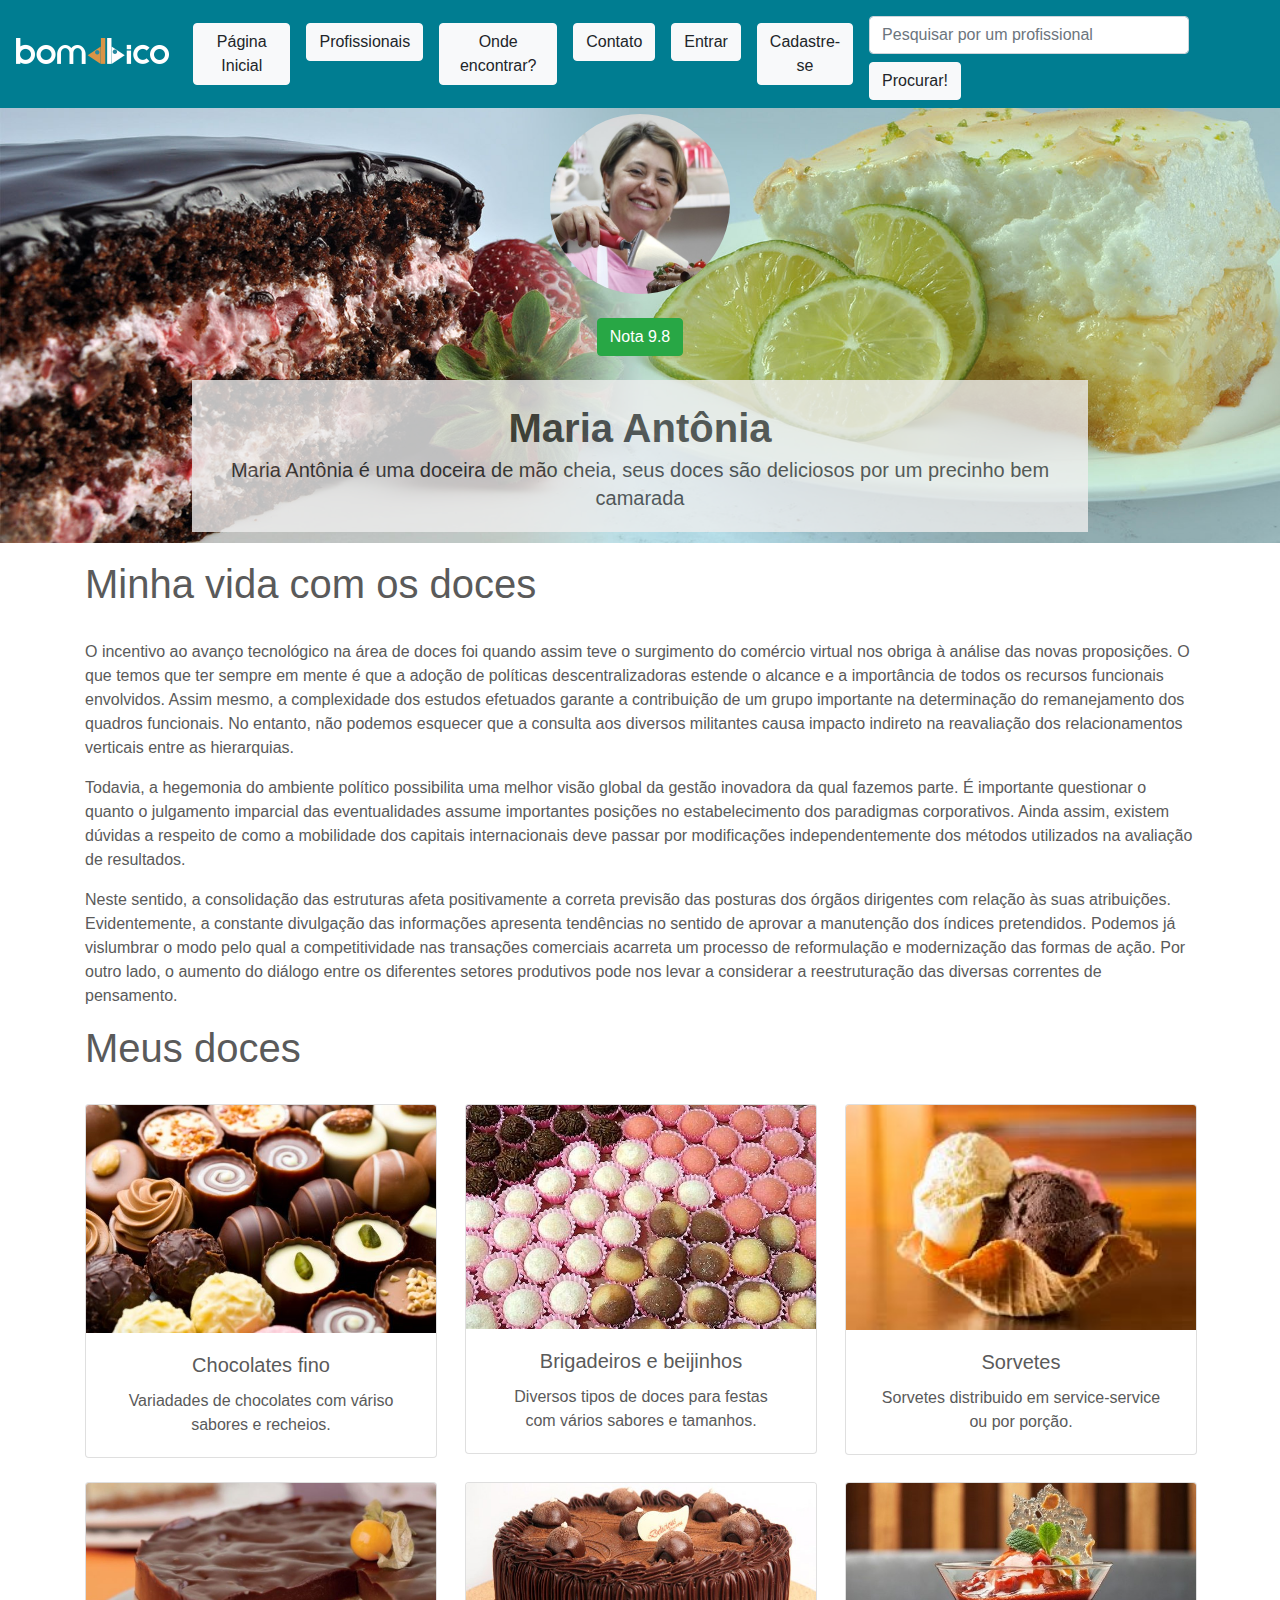
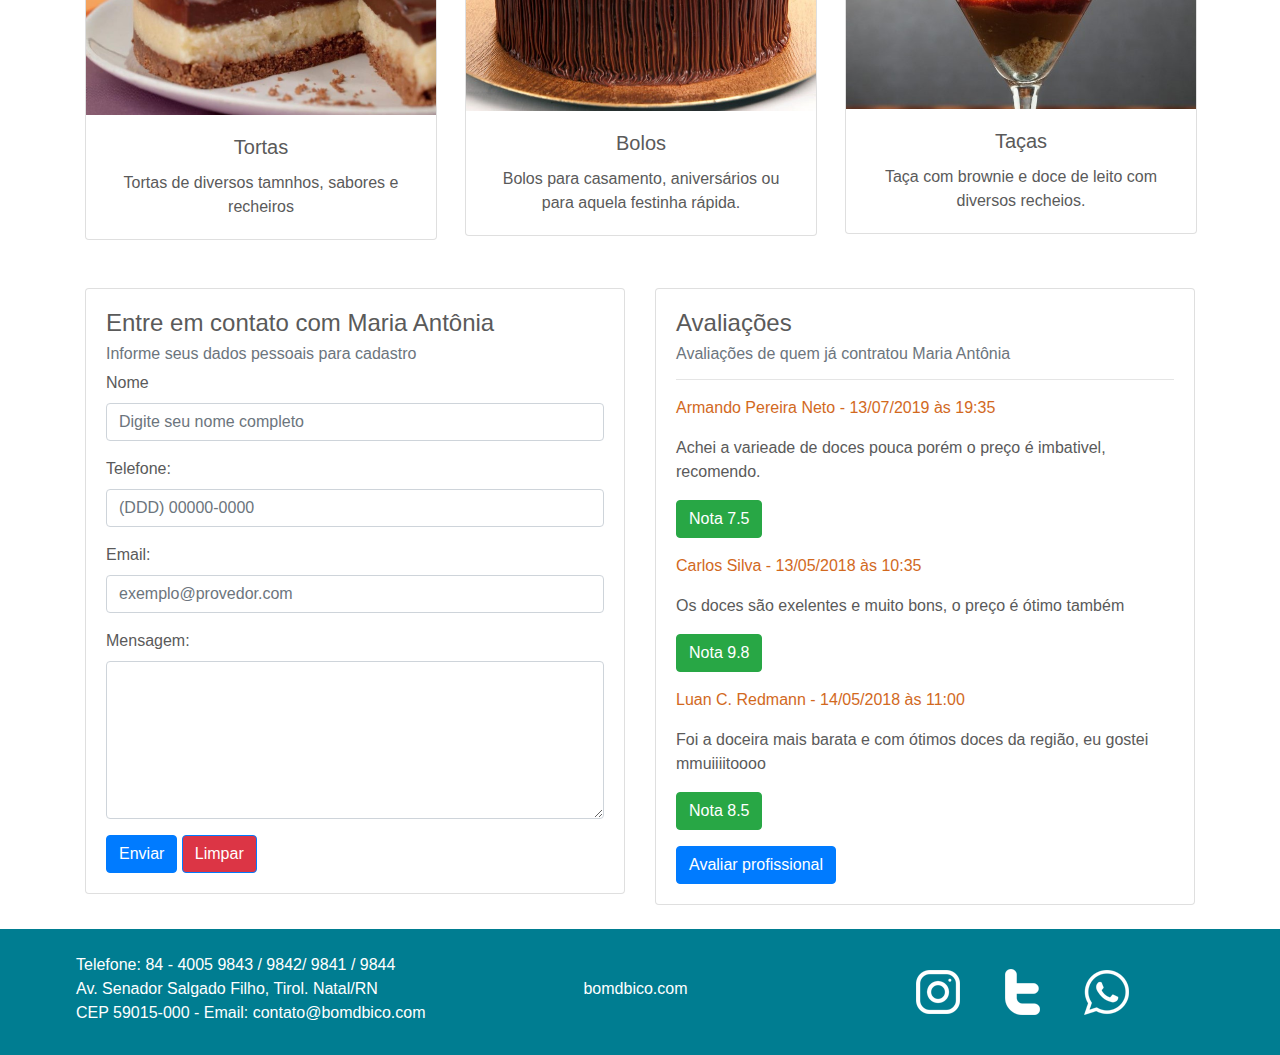
<file: perfil.html>
<!DOCTYPE html>
<html lang="en">
<head>
    <meta charset="UTF-8">
    <meta name="viewport" content="width=device-width, initial-scale=1.0">
    <meta http-equiv="X-UA-Compatible" content="ie=edge">
    <link rel="stylesheet" href="css/bootstrap.min.css" >
    <link rel="icon" href="images/favicon.ico" type="image/x-icon" />
    <link rel="stylesheet" href="css/custom.css" >
    <script src="mascara.min.js"></script>
    <link rel="stylesheet" href="https://use.fontawesome.com/releases/v5.8.1/css/all.css" integrity="sha384-50oBUHEmvpQ+1lW4y57PTFmhCaXp0ML5d60M1M7uH2+nqUivzIebhndOJK28anvf" crossorigin="anonymous">
    <style>
            .bd-placeholder-img {
              font-size: 1.125rem;
              text-anchor: middle;
              -webkit-user-select: none;
              -moz-user-select: none;
              -ms-user-select: none;
              user-select: none;
            }

            @media (min-width: 768px) {
              .bd-placeholder-img-lg {
                font-size: 3.5rem;
              }
            }
          </style>
    <title>Bomdbico - Perfil</title>
</head>
<body>
      <header>
        <nav class="navbar navbar-expand-md navbar-dark fixed-top" style="background-color: #007d91">
          <a class="navbar-brand" href="index.html" style="height:2.5em"><img src="images/index_small.png" alt="Logo"></a>
          <button class="navbar-toggler" type="button" data-toggle="collapse" data-target="#navbarCollapse" aria-controls="navbarCollapse" aria-expanded="false" aria-label="Toggle navigation">
            <span class="navbar-toggler-icon"></span>
          </button>
          <div class="collapse navbar-collapse" id="navbarCollapse">
              <ul class="navbar-nav mr-auto">
                <li class="nav-item">
                    <a href="index.html" class="btn btn-light" style="margin: 0.5em"><i class="fa fa-home"></i> Página Inicial</a>
                </li>
                <li class="nav-item">
                    <a href="profissionais.html" class="btn btn-light" style="margin: 0.5em"><i class="fa fa-users"></i> Profissionais</a>
                </li>
                <li class="nav-item">
                    <a href="localizar.html" class="btn btn-light" style="margin: 0.5em"><i class="fa fa-globe" aria-hidden="true"></i> Onde encontrar?</a>
                </li>
                <li class="nav-item">
                  <a href="contato.html" class="btn btn-light" style="margin: 0.5em"><i class="fa fa-phone-square" aria-hidden="true"></i> Contato</a>
              </li>
              <li class="nav-item">
                <a href="#" data-toggle="modal" data-target="#modal-login" class="btn btn-light" style="margin: 0.5em"><i class="fa fa-user" aria-hidden="true"></i> Entrar</a>
              </li>
                <li class="nav-item">
                  <a href="#" data-toggle="modal" data-target="#modal-cadastre-se" class="btn btn-light" style="margin: 0.5em"><i class="fa fa-clipboard-list" aria-hidden="true"></i> Cadastre-se</a>
              </li>
              </ul>
              <form class="form-inline mt-2 mt-md-0">
                  <input class="form-control mr-sm-2" type="text" placeholder="Pesquisar por um profissional" aria-label="Procurar" style="width: 20em; margin: 0.5em">
                  <button class="btn btn-light my-2 my-sm-0" type="button" style="margin: 0.5em" data-toggle="modal" data-target="#modal_pesquisa"><i class="fa fa-search" aria-hidden="true"></i> Procurar!</button>
                </form>
              </div>
              </nav>
              <!-- Modal -->
              <div class="modal fade" id="modal_pesquisa" tabindex="-1" role="dialog" aria-labelledby="exampleModalLabel" aria-hidden="true">
                  <div class="modal-dialog modal-lg" role="document">
                    <div class="modal-content">
                      <div class="modal-header">
                        <h5 class="modal-title" id="exampleModalLabel">Resultados da pesquisa</h5>
                        <button type="button" class="close" data-dismiss="modal" aria-label="Close">
                          <span aria-hidden="true">&times;</span>
                        </button>
                      </div>
                      <div class="modal-body">
                          Encontramos 3 resultados:
                          <br /> <br />
                          <table class="table table-hover">
                              <tbody>
                                <tr>
                                  <td><img class="rounded-circle" src="images/doceira.jpg" width="60" height="60" xmlns="http://www.w3.org/2000/svg" preserveAspectRatio="xMidYMid slice" focusable="false" role="img" aria-label="Placeholder: 140x140"><title>Placeholder</title><rect width="100%" height="100%" fill="#777"/></img>
                                  </td>
                                  <td style="padding-top: 2em">Maria Antonia Ferreira</td>
                                  <td style="padding-top: 2em">Doceira</td>
                                  <td style="padding-top: 2em">9.8</td>
                                  <td style="padding-top: 2em">Entre R$100 e R$1000</td>
                                 <td style="padding-top: 2em"><a href="perfil.html" class="btn btn-outline-success btn-sm"><i class="fa fa-search" aria-hidden="true"></i></a></td>
                                </tr>
                                <tr>
                                    <td><img class="rounded-circle" src="images/mulher2.jpg" width="60" height="60" xmlns="http://www.w3.org/2000/svg" preserveAspectRatio="xMidYMid slice" focusable="false" role="img" aria-label="Placeholder: 140x140"><title>Placeholder</title><rect width="100%" height="100%" fill="#777"/></img>
                                    </td>
                                  <td style="padding-top: 2em">Camila Ferreira Albuquerque</td>
                                  <td style="padding-top: 2em">Doceira</td>
                                  <td style="padding-top: 2em">8.5</td>
                                  <td style="padding-top: 2em">Entre R$500 e R$100</td>
                                 <td style="padding-top: 2em"><a href="perfil.html" class="btn btn-outline-success btn-sm"><i class="fa fa-search" aria-hidden="true"></i></a></td>
                                </tr>
                              </tbody>
                            </table>
                      </div>
                      <div class="modal-footer">
                          <button type="button" class="btn btn-secondary" data-dismiss="modal"><i class="fa fa-times" aria-hidden="true"></i> Fechar pesquisa</button>
                        </div>
                    </div>
                  </div>
                </div>
        </header>
            <main role="main">
                <div id="myCarousel" class="carousel slide" data-ride="carousel" style="height: 800px">
                    <div class="carousel-inner">
                      <div class="carousel-item active">
                        <div style="height: 495px; background-image:url(images/doces.jpg); background-position: center;  background-repeat: no-repeat; background-size: cover; position: relative;" class="bd-placeholder-img" preserveAspectRatio="xMidYMid slice" focusable="false" role="img"><rect width="100%" fill="#777"/></div>
                        <div class="container" >
                          <div class="carousel-caption text-center">
                              <img class="bd-placeholder-img rounded-circle" src="images/doceira.jpg" width="180" height="180" xmlns="http://www.w3.org/2000/svg" preserveAspectRatio="xMidYMid slice" focusable="false" role="img" aria-label="Placeholder: 140x140"><title>Placeholder</title><rect width="100%" height="100%" fill="#777"/></img>
                              <br/><br/>
                              <span class="btn btn-success">
                                  <i class="fa fa-star" aria-hidden="true"></i>
                                  <i class="fa fa-star" aria-hidden="true"></i>
                                  <i class="fa fa-star" aria-hidden="true"></i>
                                  <i class="fa fa-star" aria-hidden="true"></i>
                                  <i class="fa fa-star-half" aria-hidden="true"></i>
                                  Nota 9.8</span><br/><br/>
                            <p style="background-color: #eeeeee; color: rgb(56, 56, 56); opacity: 0.8; padding: 1em; margin-bottom: -2em">
                                <strong style="font-size: 2em">Maria Antônia</strong><br>
                              Maria Antônia é uma doceira de mão cheia, seus doces são deliciosos por um precinho bem camarada
                            </p>
                          </div>
                        </div>
                      </div>
                  </div>
                  <div class="modal fade" id="modal-login" tabindex="-1" role="dialog" aria-labelledby="exampleModalCenterTitle" aria-hidden="true">
              <div class="modal-dialog modal-dialog-centered" role="document">
                <div class="modal-content">
                  <div class="modal-header">
                    <h5 class="modal-title" id="exampleModalCenterTitle">Entrar</h5>
                    <button type="button" class="close" data-dismiss="modal" aria-label="Close">
                      <span aria-hidden="true">&times;</span>
                    </button>
                  </div>
                  <div class="modal-body">
                    <div class="card">
                            <div class="card-body">
                              <h6 class="card-subtitle mb-2 text-muted">Informe seu nome de usuário e senha abaixo para acessar o sistema</h6>
                              <div class="form-group">
                                    <label for="login">Nome de usuário:</label>
                                    <input type="text" class="form-control" id="login" placeholder="Digite seu nome cadastrado">
                              </div>
                              <div class="form-group" style="margin-bottom: -0.6em">
                                    <label for="exampleInputPassword1">Senha:</label>
                                    <input type="password" class="form-control" id="exampleInputPassword1" placeholder="Digite sua senha">
                                    <br>
                                    <button type="button" class="btn btn-primary bg-info">
                                        <i class="fa fa-question-circle" aria-hidden="true"></i> Esqueci a senha
                                    </button>
                                    <button type="button" class="btn btn-primary bg-success">
                                        <i class="fa fa-paper-plane" aria-hidden="true"></i> Entrar
                                    </button>
                              </div>
                            </div>
                    </div>
                  </div>
                  <div class="modal-footer">
                    <button type="button" class="btn btn-danger" data-dismiss="modal">  <i class="fa fa-times" aria-hidden="true"></i> Cancelar</button>
                  </div>
                </div>
              </div>
            </div>
            <div class="modal fade" id="modal-cadastre-se" tabindex="-1" role="dialog" aria-labelledby="exampleModalCenterTitle" aria-hidden="true">
              <div class="modal-dialog modal-dialog-centered" role="document">
                <div class="modal-content">
                  <div class="modal-header">
                    <h5 class="modal-title" id="exampleModalCenterTitle">Cadastre-se</h5>
                    <button type="button" class="close" data-dismiss="modal" aria-label="Close">
                      <span aria-hidden="true">&times;</span>
                    </button>
                  </div>
                  <div class="modal-body">
                    <div class="card">
                      <form action="">
                        <div class="card-body">
                          <h6 class="card-subtitle mb-2 text-muted">Informe seus dados pessoais para cadastro</h6>
                          <div class="form-group">
                                <label for="nome">Nome</label>
                                <input type="text" class="form-control" id="nome" aria-describedby="emailHelp" placeholder="Digite seu nome completo">
                          </div>
                          <div class="form-group">
                                <label for="telefone">Telefone:</label>
                                <input type="text" class="form-control" id="telefone" placeholder="(DDD) 00000-0000" onkeyup="mascara('(##) #####-####',this,event,true)">
                          </div>
                          <div class="form-group">
                              <label for="email">Email:</label>
                              <input type="email" class="form-control" id="telefone" placeholder="exemplo@provedor.com">
                        </div>
                          <div class="form-group">
                                <label for="login">Nome de usuário:</label>
                                <input type="text" class="form-control" id="login" placeholder="Digite seu nome de usuário">
                          </div>
                          <div class="form-group">
                                <label for="exampleInputPassword1">Senha:</label>
                                <input type="password" class="form-control" id="exampleInputPassword1" placeholder="Digite sua senha">
                          </div>
                          <div class="form-group">
                                <label for="exampleInputPassword1">Confirme sua senha:</label>
                                <input type="password" class="form-control" id="exampleInputPassword1" placeholder="Confirme sua senha">
                          </div>
                          <button type="reset" class="btn btn-primary bg-danger" >
                              <i class="fa fa-trash" aria-hidden="true"></i> Limpar
                          </button>
                          <button type="button" class="btn btn-primary" data-toggle="modal" data-target="#exampleModalCenter">
                              <i class="fa fa-paper-plane" aria-hidden="true"></i> Cadastrar
                          </button>
                          <div class="modal fade" id="exampleModalCenter" tabindex="-1" role="dialog" aria-labelledby="exampleModalCenterTitle" aria-hidden="true">
                              <div class="modal-dialog modal-dialog-centered" role="document">
                                <div class="modal-content">
                                  <div class="modal-header">
                                    <h5 class="modal-title" id="exampleModalLongTitle"><i class="fa fa-smile-o"></i> Cadastro realizado com sucesso!</h5>
                                    <button type="button" class="close" data-dismiss="modal" aria-label="Close">
                                      <span aria-hidden="true">&times;</span>
                                    </button>
                                  </div>
                                  <div class="modal-body">
                                    Aguarde nosso contato e te enviaremos um email com mais informações!
                                  </div>
                                  <div class="modal-footer">
                                    <button type="button" class="btn btn-secondary" data-dismiss="modal"><i class="fa fa-times" aria-hidden="true"></i> Fechar mensagem</button>
                                  </div>
                                </div>
                              </div>
                          </div>
                        </div>
                        </div>
                  </div>
                  <div class="modal-footer">
                    <button type="button" class="btn btn-danger" data-dismiss="modal">  <i class="fa fa-times" aria-hidden="true"></i> Cancelar</button>
                  </div>
                </div>
              </div>
            </div>
              <div class="container">
               <!-- START THE FEATURETTES -->
               <p class="h1">Minha vida com os doces</p>
               <br>
                  <p>O incentivo ao avanço tecnológico na área de doces foi quando assim teve o surgimento do comércio virtual nos obriga à análise das novas proposições. O que temos que ter sempre em mente é que a adoção de políticas descentralizadoras estende o alcance e a importância de todos os recursos funcionais envolvidos. Assim mesmo, a complexidade dos estudos efetuados garante a contribuição de um grupo importante na determinação do remanejamento dos quadros funcionais. No entanto, não podemos esquecer que a consulta aos diversos militantes causa impacto indireto na reavaliação dos relacionamentos verticais entre as hierarquias. </p>
                  <p> Todavia, a hegemonia do ambiente político possibilita uma melhor visão global da gestão inovadora da qual fazemos parte. É importante questionar o quanto o julgamento imparcial das eventualidades assume importantes posições no estabelecimento dos paradigmas corporativos. Ainda assim, existem dúvidas a respeito de como a mobilidade dos capitais internacionais deve passar por modificações independentemente dos métodos utilizados na avaliação de resultados. </p>
                  <p> Neste sentido, a consolidação das estruturas afeta positivamente a correta previsão das posturas dos órgãos dirigentes com relação às suas atribuições. Evidentemente, a constante divulgação das informações apresenta tendências no sentido de aprovar a manutenção dos índices pretendidos. Podemos já vislumbrar o modo pelo qual a competitividade nas transações comerciais acarreta um processo de reformulação e modernização das formas de ação. Por outro lado, o aumento do diálogo entre os diferentes setores produtivos pode nos levar a considerar a reestruturação das diversas correntes de pensamento. </p>
              <!-- /END THE FEATURETTES -->
              </div>
              <div class="container marketing">
                <p class="h1">Meus doces</p>
                <br>
                <div class="row">
                    <div class="col-lg-4">
                        <div class="card" style="width: 22rem;">
                            <img class="card-img-top" src="images/ChocolatesFinosScrapmix-min-600x400.jpg" alt="Chocolates">
                            <div class="card-body">
                              <h5 class="card-title">Chocolates fino</h5>
                              <p class="card-text">Variadades de chocolates com váriso sabores e recheios.</p>
                            </div>
                          </div>
                   </div>
                    <div class="col-lg-4">
                        <div class="card" style="width: 22rem;">
                            <img class="card-img-top" src="images/beijinhos.jpg" alt="Card image cap">
                            <div class="card-body">
                              <h5 class="card-title">Brigadeiros e beijinhos</h5>
                              <p class="card-text">Diversos tipos de doces para festas com vários sabores e tamanhos.</p>
                            </div>
                          </div>
                   </div>
                    <div class="col-lg-4">
                        <div class="card" style="width: 22rem;">
                            <img class="card-img-top" src="images/sorvete.jpg" alt="Card image cap">
                            <div class="card-body">
                              <h5 class="card-title">Sorvetes</h5>
                              <p class="card-text">Sorvetes distribuido em service-service ou por porção.</p>
                            </div>
                          </div>
                   </div>
                </div><!-- /.row -->
                <div class="row">
                    <div class="col-lg-4">
                        <div class="card" style="width: 22rem;">
                            <img class="card-img-top" src="images/Torta-Floresta-negra.png" alt="Chocolates">
                            <div class="card-body">
                              <h5 class="card-title">Tortas</h5>
                              <p class="card-text">Tortas de diversos tamnhos, sabores e recheiros</p>
                            </div>
                          </div>
                   </div>
                    <div class="col-lg-4">
                        <div class="card" style="width: 22rem;">
                            <img class="card-img-top" src="images/bolo.jpg" alt="Card image cap">
                            <div class="card-body">
                              <h5 class="card-title">Bolos</h5>
                              <p class="card-text">Bolos para casamento, aniversários ou para aquela festinha rápida.</p>
                            </div>
                          </div>
                   </div>
                    <div class="col-lg-4">
                        <div class="card" style="width: 22rem;">
                            <img class="card-img-top" src="images/taça.jpg" alt="Card image cap">
                            <div class="card-body">
                              <h5 class="card-title">Taças</h5>
                              <p class="card-text">Taça com brownie e doce de leito com diversos recheios.</p>
                            </div>
                          </div>
                   </div>
                </div><!-- /.row -->
              </div>
              <div class="container">
                <br>
                <div class="row">
                    <div class="col-lg-6">
                        <div class="card">
                          <form action="">
                            <div class="card-body">
                              <h4 class="card-title">Entre em contato com Maria Antônia</h4>
                              <h6 class="card-subtitle mb-2 text-muted">Informe seus dados pessoais para cadastro</h6>
                              <div class="form-group">
                                    <label for="nome">Nome</label>
                                    <input type="text" class="form-control" id="nome" aria-describedby="emailHelp" placeholder="Digite seu nome completo">
                              </div>
                              <div class="form-group">
                                    <label for="telefone">Telefone:</label>
                                    <input type="text" class="form-control" id="telefone" placeholder="(DDD) 00000-0000">
                              </div>
                              <div class="form-group">
                                  <label for="email">Email:</label>
                                  <input type="email" class="form-control" id="telefone" placeholder="exemplo@provedor.com">
                            </div>
                              <div class="form-group">
                                    <label for="msg">Mensagem:</label>
                                    <textarea name="msg" cols="30" rows="6" class="form-control"></textarea>
                              </div>
                              <button type="button" class="btn btn-primary" data-toggle="modal" data-target="#exampleModalCenter">
                                  <i class="fa fa-paper-plane" aria-hidden="true"></i> Enviar
                              </button>
                              <button type="reset" class="btn btn-primary bg-danger" >
                                  <i class="fa fa-trash" aria-hidden="true"></i> Limpar
                              </button>
                              <div class="modal fade" id="exampleModalCenter" tabindex="-1" role="dialog" aria-labelledby="exampleModalCenterTitle" aria-hidden="true">
                                  <div class="modal-dialog modal-dialog-centered" role="document">
                                    <div class="modal-content">
                                      <div class="modal-header">
                                        <h5 class="modal-title" id="exampleModalLongTitle"><i class="fa fa-smile-o"></i> Mensagem enviada com sucesso!</h5>
                                        <button type="button" class="close" data-dismiss="modal" aria-label="Close">
                                          <span aria-hidden="true">&times;</span>
                                        </button>
                                      </div>
                                      <div class="modal-body">
                                        Aguarde a Maria Antônia entrar em contato com você!!!
                                      </div>
                                      <div class="modal-footer">
                                        <button type="button" class="btn btn-secondary" data-dismiss="modal"><i class="fa fa-times" aria-hidden="true"></i> Fechar mensagem</button>
                                      </div>
                                    </div>
                                  </div>
                                </div>
                            </div>
                            </div>
                          </div>
                        </form>
                    <div class="col-lg-6">
                        <div class="card">
                            <div class="card-body">
                              <h4 class="card-title">Avaliações</h4>
                              <h6 class="card-subtitle mb-2 text-muted">Avaliações de quem já contratou Maria Antônia</h6>
                              <hr>
                              <p style="color: chocolate">Armando Pereira Neto - 13/07/2019 às 19:35</p>
                              <p>Achei a varieade de doces pouca porém o preço é imbativel, recomendo.</p>
                              <p>
                              <span class="btn btn-success">
                                  <i class="fa fa-star" aria-hidden="true"></i>
                                  <i class="fa fa-star" aria-hidden="true"></i>
                                  <i class="fa fa-star" aria-hidden="true"></i>
                                  <i class="fa fa-star-half" aria-hidden="true"></i>
                                Nota 7.5</span>
                              </p>
                              <p style="color: chocolate">Carlos Silva - 13/05/2018 às 10:35</p>
                              <p>Os doces são exelentes e muito bons, o preço é ótimo também</p>
                              <p>
                              <span class="btn btn-success">
                                <i class="fa fa-star" aria-hidden="true"></i>
                                <i class="fa fa-star" aria-hidden="true"></i>
                                <i class="fa fa-star" aria-hidden="true"></i>
                                <i class="fa fa-star" aria-hidden="true"></i>
                                <i class="fa fa-star-half" aria-hidden="true"></i>
                                Nota 9.8</span>
                              </p>
                                <p style="color: chocolate">Luan C. Redmann - 14/05/2018 às 11:00</p>

                                <p>Foi a doceira mais barata e com ótimos doces da região, eu gostei mmuiiiitoooo</p>
                                <p>
                                <span class="btn btn-success">
                                    <i class="fa fa-star" aria-hidden="true"></i>
                                    <i class="fa fa-star" aria-hidden="true"></i>
                                    <i class="fa fa-star" aria-hidden="true"></i>
                                    <i class="fa fa-star" aria-hidden="true"></i>
                                  Nota 8.5</span>
                                </p>
                                <button type="button" class="btn btn-primary" data-toggle="modal" data-target="#avaliar">
                                    <i class="fa fa-pencil-alt" aria-hidden="true"></i> Avaliar profissional
                                </button>
                                <div class="modal fade" id="avaliar" tabindex="-1" role="dialog" aria-labelledby="exampleModalCenterTitle" aria-hidden="true">
                                    <div class="modal-dialog modal-dialog-centered" role="document">
                                      <div class="modal-content">
                                        <div class="modal-header">
                                          <h5 class="modal-title" id="exampleModalLongTitle">Escreva uma mensagem</h5>
                                          <button type="button" class="close" data-dismiss="modal" aria-label="Close">
                                            <span aria-hidden="true">&times;</span>
                                          </button>
                                        </div>
                                        <div class="modal-body">
                                            <div class="form-group">
                                                <label for="nome">Nome</label>
                                                <input type="text" class="form-control" id="nome" aria-describedby="emailHelp" placeholder="Digite seu nome completo">
                                          </div>
                                          <div class="form-group">
                                                <label for="msg">Mensagem:</label>
                                                <textarea name="msg" cols="30" rows="6" class="form-control"></textarea>
                                          </div>
                                        </div>
                                        <div class="modal-footer">
                                          <button type="button" class="btn btn-primary" data-dismiss="modal"><i class="fa fa-paper-plane" aria-hidden="true"></i> Enviar mensagem</button>
                                        </div>
                                      </div>
                                    </div>
                                  </div>
                              </div>
                          </div>
                    </div>
                  </div>
                </div>
            <br>

              <!-- FOOTER -->
              <footer style="background-color: #007d91; margin-bottom:-3em; color:white">
                <div class="container" style="padding-top: 1.5em; padding-bottom: 1.5em">
                    <div class="row" style="margin-left: -1.5em">
                        <div class="col-lg-4">
                            Telefone: 84 - 4005 9843 / 9842/ 9841 / 9844 <br />
                            Av. Senador Salgado Filho, Tirol. Natal/RN <br />
                            CEP 59015-000 - Email: contato@bomdbico.com
                        </div>
                        <div class="col-lg-4" style="text-align: center; padding-top:1.5em">
                                 bomdbico.com
                        </div>
                        <div class="col-lg-4" style="text-align: center;">
                            <img src="images/instagram.png" alt="Instagram" style="margin:1em; margin-left: 1.5em">
                            <img src="images/twitter.png" alt="twitter" style="margin:1em; margin-left: 1.5em">
                            <img src="images/whatsapp.png" alt="whatsapp" style="margin:1em; margin-left: 1.5em">
                        </div>
                    </div>
                </div>
              </footer>
            </main>
<script src="js/bootstrap.min.js"></script>
<script src="https://code.jquery.com/jquery-3.3.1.slim.min.js" integrity="sha384-q8i/X+965DzO0rT7abK41JStQIAqVgRVzpbzo5smXKp4YfRvH+8abtTE1Pi6jizo" crossorigin="anonymous"></script>
<script src="https://cdnjs.cloudflare.com/ajax/libs/popper.js/1.14.7/umd/popper.min.js" integrity="sha384-UO2eT0CpHqdSJQ6hJty5KVphtPhzWj9WO1clHTMGa3JDZwrnQq4sF86dIHNDz0W1" crossorigin="anonymous"></script>
<script src="https://stackpath.bootstrapcdn.com/bootstrap/4.3.1/js/bootstrap.min.js" integrity="sha384-JjSmVgyd0p3pXB1rRibZUAYoIIy6OrQ6VrjIEaFf/nJGzIxFDsf4x0xIM+B07jRM" crossorigin="anonymous"></script>
</body>
</html>
</file>
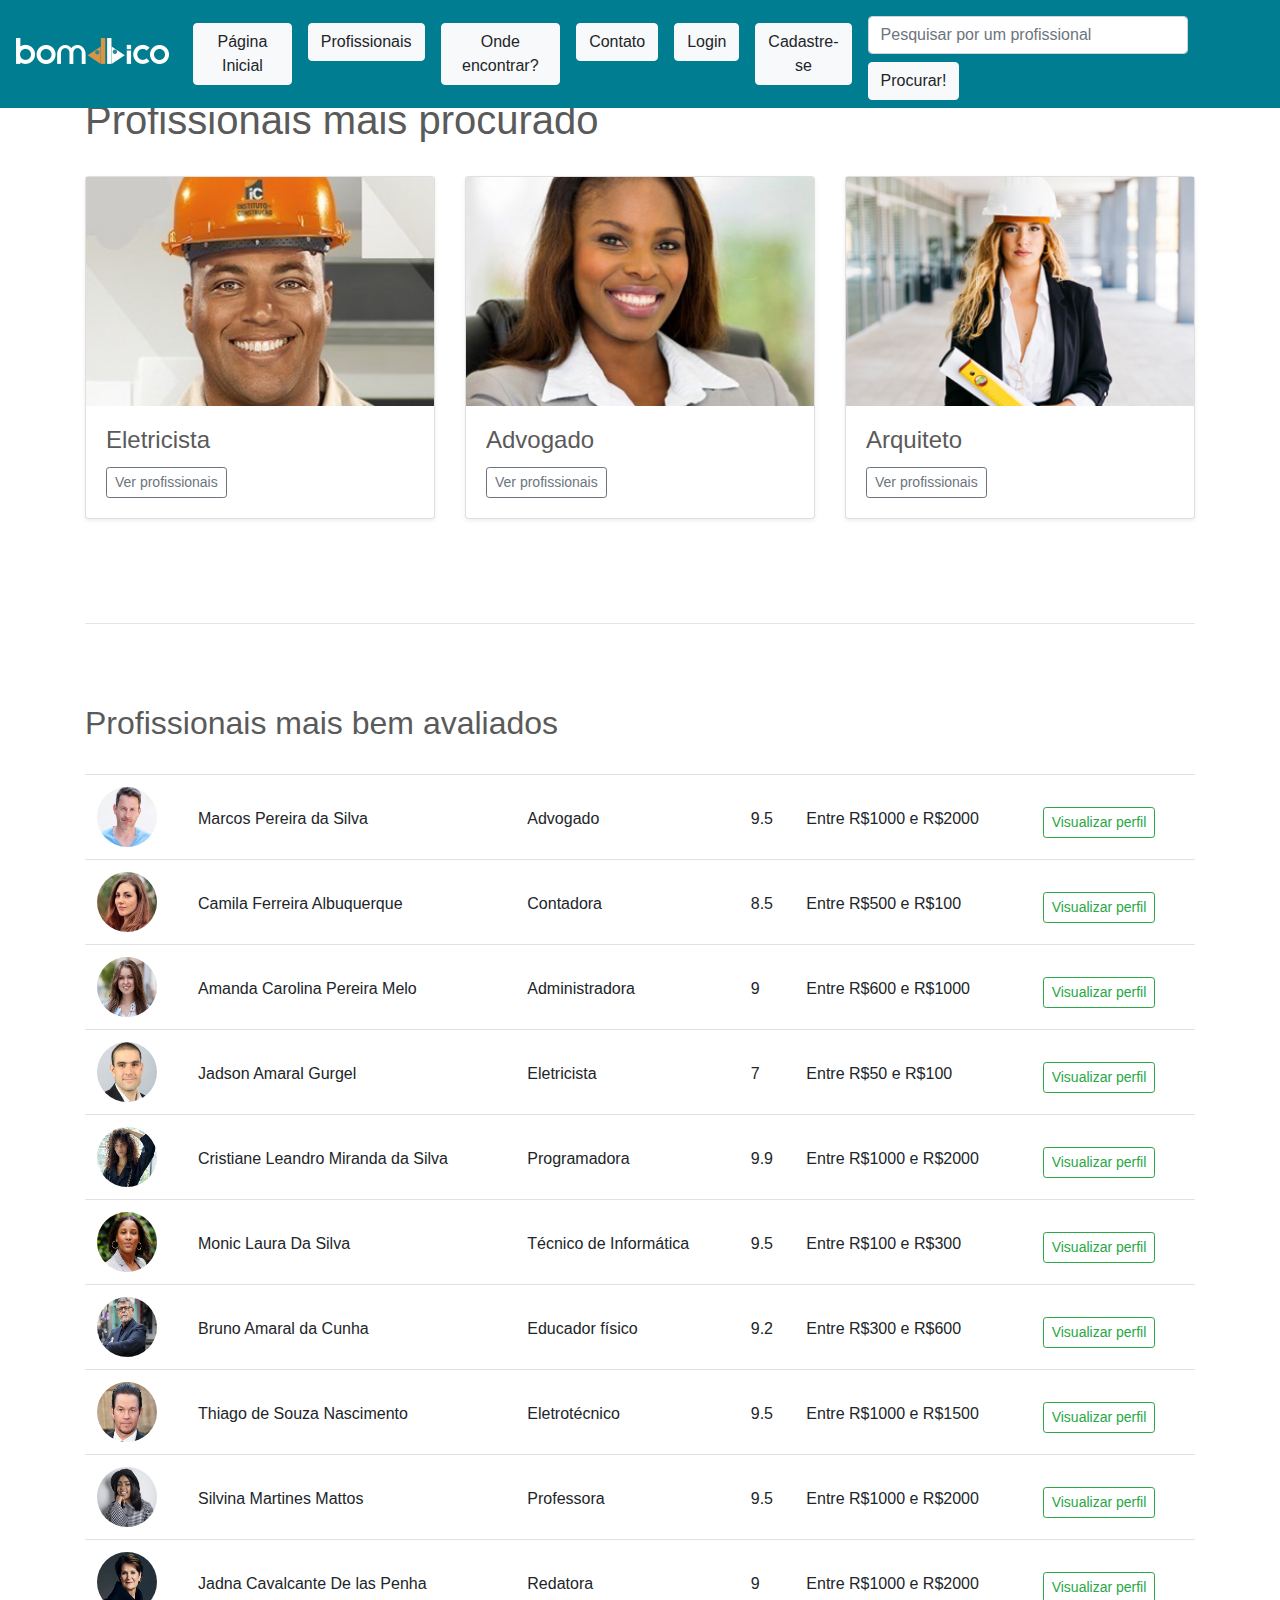
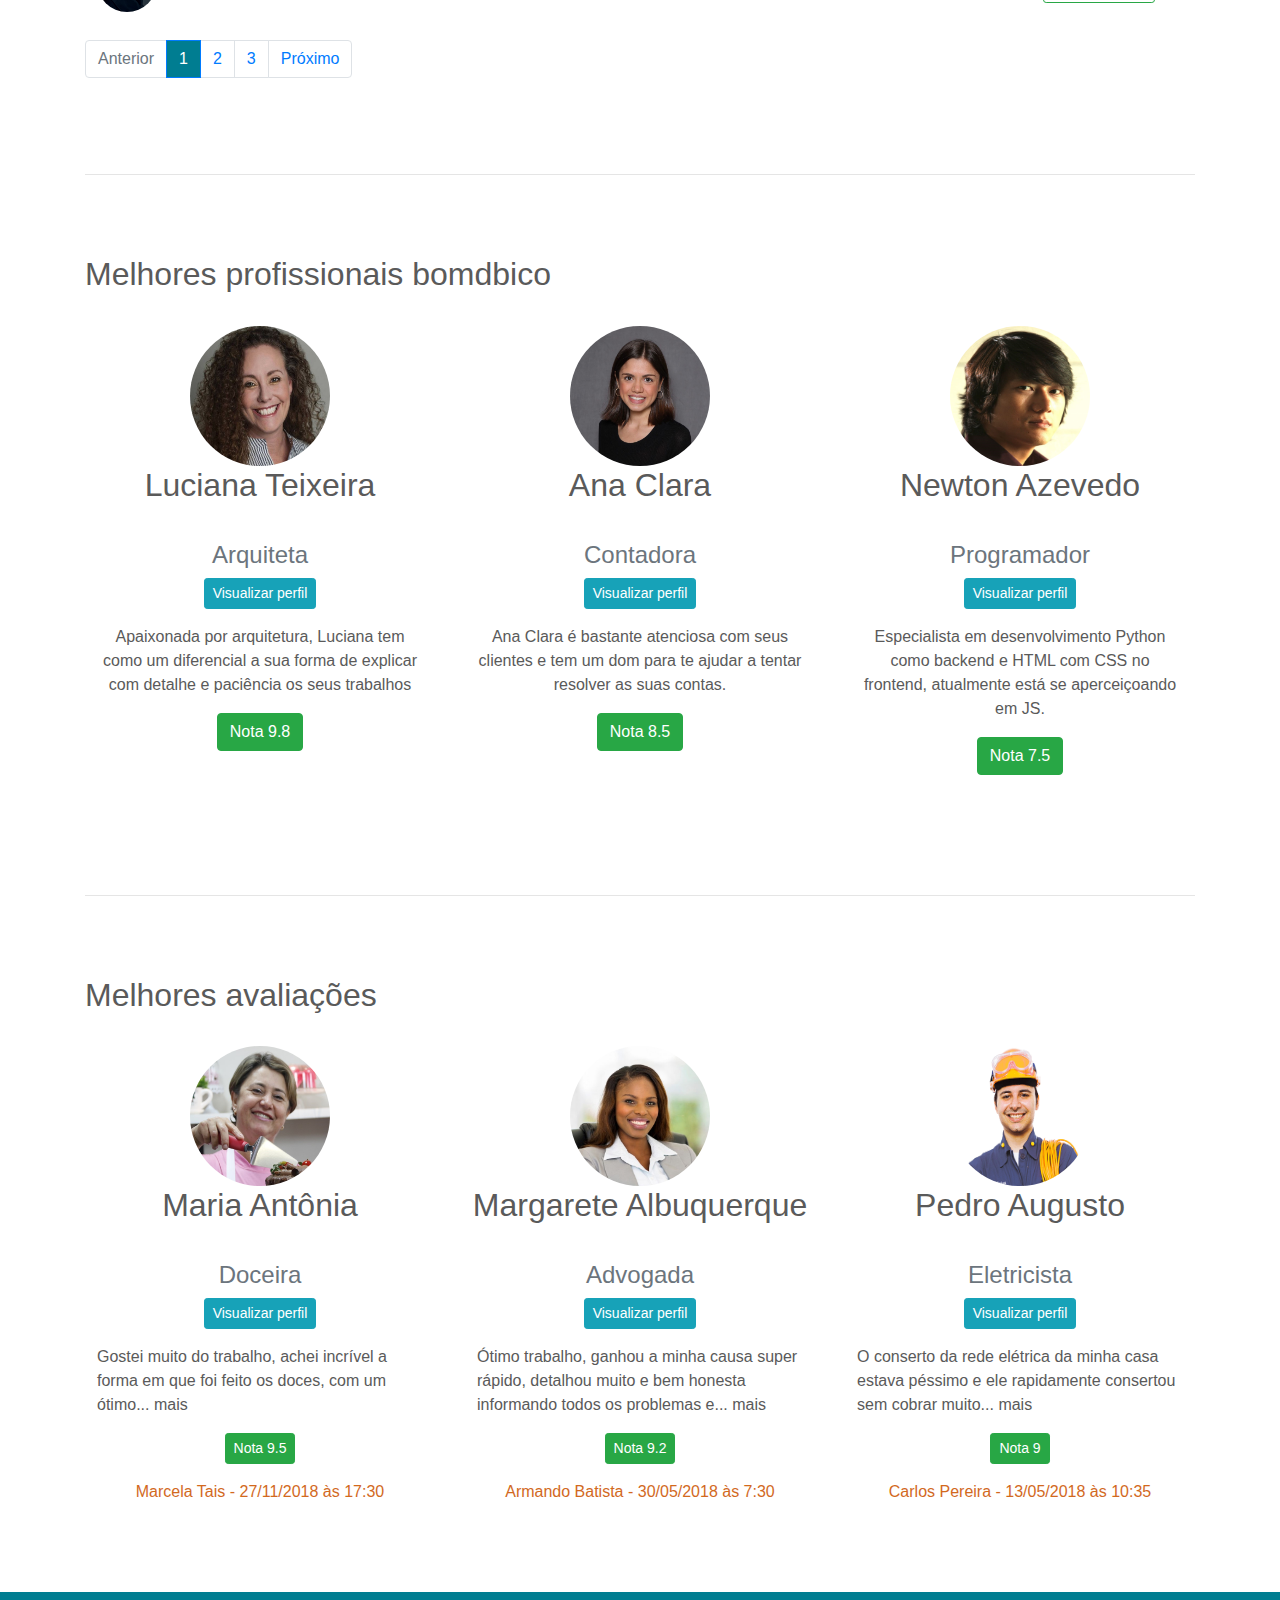
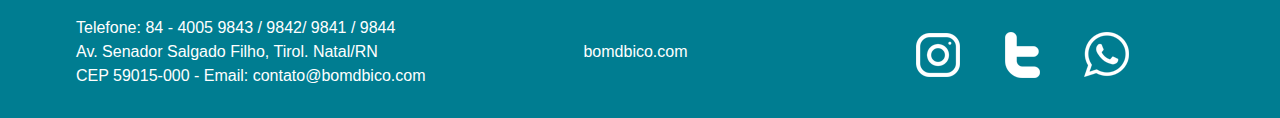
<file: profissionais.html>
<!DOCTYPE html>
<html lang="en">
<head>
    <meta charset="UTF-8">
    <meta name="viewport" content="width=device-width, initial-scale=1.0">
    <meta http-equiv="X-UA-Compatible" content="ie=edge">
    <link rel="stylesheet" href="css/bootstrap.min.css" >
    <link rel="stylesheet" href="css/custom.css" >
    <link rel="icon" href="images/favicon.ico" type="image/x-icon" />
    <link rel="stylesheet" href="https://use.fontawesome.com/releases/v5.8.1/css/all.css" integrity="sha384-50oBUHEmvpQ+1lW4y57PTFmhCaXp0ML5d60M1M7uH2+nqUivzIebhndOJK28anvf" crossorigin="anonymous">
    <style>
            .bd-placeholder-img {
              font-size: 1.125rem;
              text-anchor: middle;
              -webkit-user-select: none;
              -moz-user-select: none;
              -ms-user-select: none;
              user-select: none;
            }
      
            @media (min-width: 768px) {
              .bd-placeholder-img-lg {
                font-size: 3.5rem;
              }
            }
          </style>
    <title>Bomdbico</title>
</head>
<body>
      <header>
        <nav class="navbar navbar-expand-md navbar-dark fixed-top" style="background-color: #007d91">
          <a class="navbar-brand" href="index.html" style="height:2.5em"><img src="images/index_small.png" alt="Logo"></a>
          <button class="navbar-toggler" type="button" data-toggle="collapse" data-target="#navbarCollapse" aria-controls="navbarCollapse" aria-expanded="false" aria-label="Toggle navigation">
            <span class="navbar-toggler-icon"></span>
          </button>
          <div class="collapse navbar-collapse" id="navbarCollapse">
              <ul class="navbar-nav mr-auto">
                <li class="nav-item">
                    <a href="index.html" class="btn btn-light" style="margin: 0.5em"><i class="fa fa-home"></i> Página Inicial</a>
                </li>
                <li class="nav-item">
                    <a href="profissionais.html" class="btn btn-light" style="margin: 0.5em"><i class="fa fa-users"></i> Profissionais</a>
                </li>
                <li class="nav-item">
                    <a href="localizar.html" class="btn btn-light" style="margin: 0.5em"><i class="fa fa-globe" aria-hidden="true"></i> Onde encontrar?</a>
                </li>
                <li class="nav-item">
                  <a href="contato.html" class="btn btn-light" style="margin: 0.5em"><i class="fa fa-phone-square" aria-hidden="true"></i> Contato</a>
              </li>
              <li class="nav-item">
                <a href="#" data-toggle="modal" data-target="#modal-login" class="btn btn-light" style="margin: 0.5em"><i class="fa fa-user" aria-hidden="true"></i> Login</a>
              </li>
                <li class="nav-item">
                  <a href="#" data-toggle="modal" data-target="#modal-cadastre-se" class="btn btn-light" style="margin: 0.5em"><i class="fa fa-clipboard-list" aria-hidden="true"></i> Cadastre-se</a>
              </li>
              </ul>
              <form class="form-inline mt-2 mt-md-0">
                  <input class="form-control mr-sm-2" type="text" placeholder="Pesquisar por um profissional" aria-label="Procurar" style="width: 20em; margin: 0.5em">
                  <button class="btn btn-light my-2 my-sm-0" type="button" style="margin: 0.5em" data-toggle="modal" data-target="#modal_pesquisa"><i class="fa fa-search" aria-hidden="true"></i> Procurar!</button>
                </form>
              </div>
              </nav>
              <!-- Modal -->
              <div class="modal fade" id="modal_pesquisa" tabindex="-1" role="dialog" aria-labelledby="exampleModalLabel" aria-hidden="true">
                  <div class="modal-dialog modal-lg" role="document">
                    <div class="modal-content">
                      <div class="modal-header">
                        <h5 class="modal-title" id="exampleModalLabel">Resultados da pesquisa</h5>
                        <button type="button" class="close" data-dismiss="modal" aria-label="Close">
                          <span aria-hidden="true">&times;</span>
                        </button>
                      </div>
                      <div class="modal-body">
                          Encontramos 3 resultados:
                          <br /> <br />
                          <table class="table table-hover">
                              <tbody>
                                <tr>
                                  <td><img class="rounded-circle" src="images/doceira.jpg" width="60" height="60" xmlns="http://www.w3.org/2000/svg" preserveAspectRatio="xMidYMid slice" focusable="false" role="img" aria-label="Placeholder: 140x140"><title>Placeholder</title><rect width="100%" height="100%" fill="#777"/></img>
                                  </td>
                                  <td style="padding-top: 2em">Maria Antonia Ferreira</td>
                                  <td style="padding-top: 2em">Doceira</td>
                                  <td style="padding-top: 2em">9.8</td>
                                  <td style="padding-top: 2em">Entre R$100 e R$1000</td>
                                 <td style="padding-top: 2em"><a href="perfil.html" class="btn btn-outline-success btn-sm"><i class="fa fa-search" aria-hidden="true"></i></a></td>
                                </tr>
                                <tr>
                                    <td><img class="rounded-circle" src="images/mulher2.jpg" width="60" height="60" xmlns="http://www.w3.org/2000/svg" preserveAspectRatio="xMidYMid slice" focusable="false" role="img" aria-label="Placeholder: 140x140"><title>Placeholder</title><rect width="100%" height="100%" fill="#777"/></img>
                                    </td> 
                                  <td style="padding-top: 2em">Camila Ferreira Albuquerque</td>
                                  <td style="padding-top: 2em">Doceira</td>
                                  <td style="padding-top: 2em">8.5</td>
                                  <td style="padding-top: 2em">Entre R$500 e R$100</td>
                                 <td style="padding-top: 2em"><a href="perfil.html" class="btn btn-outline-success btn-sm"><i class="fa fa-search" aria-hidden="true"></i></a></td>
                                </tr>
                              </tbody>
                            </table>
                      </div>
                      <div class="modal-footer">
                          <button type="button" class="btn btn-secondary" data-dismiss="modal"><i class="fa fa-times" aria-hidden="true"></i> Fechar pesquisa</button>
                        </div>
                    </div>
                  </div>
                </div>
        </header>
          <br>
            <br>
            <main role="main">          
              <div class="container">
               <!-- START THE FEATURETTES -->
               <p class="h1">Profissionais mais procurado</p>
               <br>
               <div class="row">
                <div class="col-md-4">
                    <div class="card mb-4 shadow-sm">
                      <div src="images/eletricista.jpg" style="height: 229px; background-image:url(images/eletricista.jpg); background-position: center;  background-repeat: no-repeat; background-size: cover; position: relative;"></div>
                      <div class="card-body">
                        <h4 class="card-title">Eletricista</h4>
                        <div class="d-flex justify-content-between align-items-center">
                          <div class="btn-group">
                            <button type="button" class="btn btn-sm btn-outline-secondary"><i class="fa fa-search" aria-hidden="true"></i> Ver profissionais</button>
                          </div>
                        </div>
                      </div>
                    </div>
                  </div>
                <div class="col-md-4">
                    <div class="card mb-4 shadow-sm">
                        <div src="images/advg.jpg" style="height: 229px; background-image:url(images/advg.jpg); background-position: center;  background-repeat: no-repeat; background-size: cover; position: relative;"></div>
                        <div class="card-body">
                        <h4 class="card-title">Advogado</h4>
                        <div class="d-flex justify-content-between align-items-center">
                          <div class="btn-group">
                            <button type="button" class="btn btn-sm btn-outline-secondary"><i class="fa fa-search" aria-hidden="true"></i> Ver profissionais</button>
                          </div>
                        </div>
                      </div>
                    </div>
                  </div>
                <div class="col-md-4">
                    <div class="card mb-4 shadow-sm">
                      <div src="images/arquiteta.jpg" style="height: 229px; background-image:url(images/arquiteta.jpg); background-position: center;  background-repeat: no-repeat; background-size: cover; position: relative;"></div>
                      <div class="card-body">
                        <h4 class="card-title">Arquiteto</h4>
                        <div class="d-flex justify-content-between align-items-center">
                          <div class="btn-group">
                            <button type="button" class="btn btn-sm btn-outline-secondary"><i class="fa fa-search" aria-hidden="true"></i> Ver profissionais</button>
                          </div>
                        </div>
                      </div>
                    </div>
                  </div>
                </div>
                <hr class="featurette-divider">
                <h2>Profissionais mais bem avaliados</h2>
                <br>
                <div class="row">
                    <div class="col-md-12">
                        <table class="table table-hover">
                            <tbody>
                              <tr>
                                <td><img class="rounded-circle" src="images/mulher8.jpg" width="60" height="60" xmlns="http://www.w3.org/2000/svg" preserveAspectRatio="xMidYMid slice" focusable="false" role="img" aria-label="Placeholder: 140x140"><title>Placeholder</title><rect width="100%" height="100%" fill="#777"/></img>
                                </td>
                                <td style="padding-top: 2em">Marcos Pereira da Silva</td>
                                <td style="padding-top: 2em">Advogado</td>
                                <td style="padding-top: 2em">9.5</td>
                                <td style="padding-top: 2em">Entre R$1000 e R$2000</td>
                               <td style="padding-top: 2em"><a href="perfil.html" class="btn btn-outline-success btn-sm"><i class="fa fa-search" aria-hidden="true"></i> Visualizar perfil</a></td>
                              </tr>
                              <tr>
                                  <td><img class="rounded-circle" src="images/mulher2.jpg" width="60" height="60" xmlns="http://www.w3.org/2000/svg" preserveAspectRatio="xMidYMid slice" focusable="false" role="img" aria-label="Placeholder: 140x140"><title>Placeholder</title><rect width="100%" height="100%" fill="#777"/></img>
                                  </td> 
                                <td style="padding-top: 2em">Camila Ferreira Albuquerque</td>
                                <td style="padding-top: 2em">Contadora</td>
                                <td style="padding-top: 2em">8.5</td>
                                <td style="padding-top: 2em">Entre R$500 e R$100</td>
                               <td style="padding-top: 2em"><a href="perfil.html" class="btn btn-outline-success btn-sm"><i class="fa fa-search" aria-hidden="true"></i> Visualizar perfil</a></td>
                              </tr>
                              <tr>
                                  <td><img class="rounded-circle" src="images/mulher3.jpg" width="60" height="60" xmlns="http://www.w3.org/2000/svg" preserveAspectRatio="xMidYMid slice" focusable="false" role="img" aria-label="Placeholder: 140x140"><title>Placeholder</title><rect width="100%" height="100%" fill="#777"/></img>
                                  </td>
                                <td style="padding-top: 2em">Amanda Carolina Pereira Melo</td>
                                <td style="padding-top: 2em">Administradora</td>
                                <td style="padding-top: 2em">9</td>
                                <td style="padding-top: 2em">Entre R$600 e R$1000</td>
                               <td style="padding-top: 2em"><a href="perfil.html" class="btn btn-outline-success btn-sm"><i class="fa fa-search" aria-hidden="true"></i> Visualizar perfil</a></td>
                              </tr>
                              <tr>
                                  <td><img class="rounded-circle" src="images/mulher9.jpg" width="60" height="60" xmlns="http://www.w3.org/2000/svg" preserveAspectRatio="xMidYMid slice" focusable="false" role="img" aria-label="Placeholder: 140x140"><title>Placeholder</title><rect width="100%" height="100%" fill="#777"/></img>
                                  </td>
                                <td style="padding-top: 2em">Jadson Amaral Gurgel</td>
                                <td style="padding-top: 2em">Eletricista</td>
                                <td style="padding-top: 2em">7</td>
                                <td style="padding-top: 2em">Entre R$50 e R$100</td>
                               <td style="padding-top: 2em"><a href="perfil.html" class="btn btn-outline-success btn-sm"><i class="fa fa-search" aria-hidden="true"></i> Visualizar perfil</a></td>
                              </tr>
                              <tr>
                                  <td><img class="rounded-circle" src="images/mulher4.jpg" width="60" height="60" xmlns="http://www.w3.org/2000/svg" preserveAspectRatio="xMidYMid slice" focusable="false" role="img" aria-label="Placeholder: 140x140"><title>Placeholder</title><rect width="100%" height="100%" fill="#777"/></img>
                                  </td>
                                <td style="padding-top: 2em">Cristiane Leandro Miranda da Silva</td>
                                <td style="padding-top: 2em">Programadora</td>
                                <td style="padding-top: 2em">9.9</td>
                                <td style="padding-top: 2em">Entre R$1000 e R$2000</td>
                               <td style="padding-top: 2em"><a href="perfil.html" class="btn btn-outline-success btn-sm"><i class="fa fa-search" aria-hidden="true"></i> Visualizar perfil</a></td>
                              </tr>
                              <tr>
                                  <td><img class="rounded-circle" src="images/mulher5.jpg" width="60" height="60" xmlns="http://www.w3.org/2000/svg" preserveAspectRatio="xMidYMid slice" focusable="false" role="img" aria-label="Placeholder: 140x140"><title>Placeholder</title><rect width="100%" height="100%" fill="#777"/></img>
                                  </td>
                                <td style="padding-top: 2em">Monic Laura Da Silva</td>
                                <td style="padding-top: 2em">Técnico de Informática</td>
                                <td style="padding-top: 2em">9.5</td>
                                <td style="padding-top: 2em">Entre R$100 e R$300</td>
                               <td style="padding-top: 2em"><a href="perfil.html" class="btn btn-outline-success btn-sm"><i class="fa fa-search" aria-hidden="true"></i> Visualizar perfil</a></td>
                              </tr>
                              <tr>
                                  <td><img class="rounded-circle" src="images/mulher10.jpg" width="60" height="60" xmlns="http://www.w3.org/2000/svg" preserveAspectRatio="xMidYMid slice" focusable="false" role="img" aria-label="Placeholder: 140x140"><title>Placeholder</title><rect width="100%" height="100%" fill="#777"/></img>
                                  </td>
                                <td style="padding-top: 2em">Bruno Amaral da Cunha</td>
                                <td style="padding-top: 2em">Educador físico</td>
                                <td style="padding-top: 2em">9.2</td>
                                <td style="padding-top: 2em">Entre R$300 e R$600</td>
                               <td style="padding-top: 2em"><a href="perfil.html" class="btn btn-outline-success btn-sm"><i class="fa fa-search" aria-hidden="true"></i> Visualizar perfil</a></td>
                              </tr>
                              <tr>
                                  <td><img class="rounded-circle" src="images/mulher11.jpg" width="60" height="60" xmlns="http://www.w3.org/2000/svg" preserveAspectRatio="xMidYMid slice" focusable="false" role="img" aria-label="Placeholder: 140x140"><title>Placeholder</title><rect width="100%" height="100%" fill="#777"/></img>
                                  </td>
                                <td style="padding-top: 2em">Thiago de Souza Nascimento</td>
                                <td style="padding-top: 2em">Eletrotécnico</td>
                                <td style="padding-top: 2em">9.5</td>
                                <td style="padding-top: 2em">Entre R$1000 e R$1500</td>
                               <td style="padding-top: 2em"><a href="perfil.html" class="btn btn-outline-success btn-sm"><i class="fa fa-search" aria-hidden="true"></i> Visualizar perfil</a></td>
                              </tr>
                              <tr>
                                  <td><img class="rounded-circle" src="images/mulher6.jpg" width="60" height="60" xmlns="http://www.w3.org/2000/svg" preserveAspectRatio="xMidYMid slice" focusable="false" role="img" aria-label="Placeholder: 140x140"><title>Placeholder</title><rect width="100%" height="100%" fill="#777"/></img>
                                  </td>
                                <td style="padding-top: 2em">Silvina Martines Mattos</td>
                                <td style="padding-top: 2em">Professora</td>
                                <td style="padding-top: 2em">9.5</td>
                                <td style="padding-top: 2em">Entre R$1000 e R$2000</td>
                               <td style="padding-top: 2em"><a href="perfil.html" class="btn btn-outline-success btn-sm"><i class="fa fa-search" aria-hidden="true"></i> Visualizar perfil</a></td>
                              </tr>
                              <tr>
                                  <td><img class="rounded-circle" src="images/mulher7.jpg" width="60" height="60" xmlns="http://www.w3.org/2000/svg" preserveAspectRatio="xMidYMid slice" focusable="false" role="img" aria-label="Placeholder: 140x140"><title>Placeholder</title><rect width="100%" height="100%" fill="#777"/></img>
                                  </td>
                                <td style="padding-top: 2em">Jadna Cavalcante De las Penha</td>
                                <td style="padding-top: 2em">Redatora</td>
                                <td style="padding-top: 2em">9</td>
                                <td style="padding-top: 2em">Entre R$1000 e R$2000</td>
                               <td style="padding-top: 2em"><a href="perfil.html" class="btn btn-outline-success btn-sm"><i class="fa fa-search" aria-hidden="true"></i> Visualizar perfil</a></td>
                              </tr>
                            </tbody>
                          </table>
                          <nav aria-label="...">
                              <ul class="pagination">
                                <li class="page-item disabled">
                                  <a class="page-link" href="#" tabindex="-1" aria-disabled="true">Anterior</a>
                                </li>
                                <li class="page-item active" aria-current="page">
                                    <a class="page-link" href="#" style="background-color: #007d91">1 <span class="sr-only">(current)</span></a>
                                </li>
                                <li class="page-item"><a class="page-link" href="#">2</a></li>
                                <li class="page-item"><a class="page-link" href="#">3</a></li>
                                <li class="page-item">
                                  <a class="page-link" href="#">Próximo</a>
                                </li>
                              </ul>
                            </nav>
                    </div>
                </div>
                <div class="modal fade" id="modal-login" tabindex="-1" role="dialog" aria-labelledby="exampleModalCenterTitle" aria-hidden="true">
              <div class="modal-dialog modal-dialog-centered" role="document">
                <div class="modal-content">
                  <div class="modal-header">
                    <h5 class="modal-title" id="exampleModalCenterTitle">Login</h5>
                    <button type="button" class="close" data-dismiss="modal" aria-label="Close">
                      <span aria-hidden="true">&times;</span>
                    </button>
                  </div>
                  <div class="modal-body">
                    <div class="card">
                            <div class="card-body">
                              <h6 class="card-subtitle mb-2 text-muted">Informe login e senha abaixo para acessar o sistema</h6>
                              <div class="form-group">
                                    <label for="login">Login:</label>
                                    <input type="text" class="form-control" id="login">
                              </div>
                              <div class="form-group" style="margin-bottom: -0.6em">
                                    <label for="exampleInputPassword1">Senha:</label>
                                    <input type="password" class="form-control" id="exampleInputPassword1">
                                    <br>
                                    <button type="button" class="btn btn-primary bg-info">
                                        <i class="fa fa-question-circle" aria-hidden="true"></i> Esqueci a senha
                                    </button>
                                    <button type="button" class="btn btn-primary bg-success">
                                        <i class="fa fa-paper-plane" aria-hidden="true"></i> Entrar
                                    </button>
                              </div>
                            </div>
                    </div>
                  </div>
                  <div class="modal-footer">
                    <button type="button" class="btn btn-danger" data-dismiss="modal">  <i class="fa fa-times" aria-hidden="true"></i> Cancelar</button>
                  </div>
                </div>
              </div>
            </div>

            <div class="modal fade" id="modal-cadastre-se" tabindex="-1" role="dialog" aria-labelledby="exampleModalCenterTitle" aria-hidden="true">
              <div class="modal-dialog modal-dialog-centered" role="document">
                <div class="modal-content">
                  <div class="modal-header">
                    <h5 class="modal-title" id="exampleModalCenterTitle">Cadastre-se</h5>
                    <button type="button" class="close" data-dismiss="modal" aria-label="Close">
                      <span aria-hidden="true">&times;</span>
                    </button>
                  </div>
                  <div class="modal-body">
                    <div class="card">
                      <form action="">
                        <div class="card-body">
                          <h6 class="card-subtitle mb-2 text-muted">Informe seus dados pessoais para cadastro</h6>
                          <div class="form-group">
                                <label for="nome">Nome</label>
                                <input type="text" class="form-control" id="nome" aria-describedby="emailHelp" placeholder="Digite seu nome completo">
                          </div>
                          <div class="form-group">
                                <label for="telefone">Telefone:</label>
                                <input type="text" class="form-control" id="telefone" placeholder="(DDD) 00000-0000" onkeyup="mascara('(##) #####-####',this,event,true)">
                          </div>
                          <div class="form-group">
                              <label for="email">Email:</label>
                              <input type="email" class="form-control" id="telefone" placeholder="exemplo@provedor.com">
                        </div>
                          <div class="form-group">
                                <label for="login">Login:</label>
                                <input type="text" class="form-control" id="login">
                          </div>
                          <div class="form-group">
                                <label for="exampleInputPassword1">Senha:</label>
                                <input type="password" class="form-control" id="exampleInputPassword1">
                          </div>
                          <button type="reset" class="btn btn-primary bg-danger" >
                              <i class="fa fa-trash" aria-hidden="true"></i> Limpar
                          </button>
                          <button type="button" class="btn btn-primary" data-toggle="modal" data-target="#exampleModalCenter">
                              <i class="fa fa-paper-plane" aria-hidden="true"></i> Cadastrar
                          </button>
                          <div class="modal fade" id="exampleModalCenter" tabindex="-1" role="dialog" aria-labelledby="exampleModalCenterTitle" aria-hidden="true">
                              <div class="modal-dialog modal-dialog-centered" role="document">
                                <div class="modal-content">
                                  <div class="modal-header">
                                    <h5 class="modal-title" id="exampleModalLongTitle"><i class="fa fa-smile-o"></i> Cadastro realizado com sucesso!</h5>
                                    <button type="button" class="close" data-dismiss="modal" aria-label="Close">
                                      <span aria-hidden="true">&times;</span>
                                    </button>
                                  </div>
                                  <div class="modal-body">
                                    Aguarde nosso contato e te enviaremos um email com mais informações!
                                  </div>
                                  <div class="modal-footer">
                                    <button type="button" class="btn btn-secondary" data-dismiss="modal"><i class="fa fa-times" aria-hidden="true"></i> Fechar mensagem</button>
                                  </div>
                                </div>
                              </div>
                          </div>
                        </div>
                        </div>
                  </div>
                  <div class="modal-footer">
                    <button type="button" class="btn btn-danger" data-dismiss="modal">  <i class="fa fa-times" aria-hidden="true"></i> Cancelar</button>
                  </div>
                </div>
              </div>
            </div>
              <!-- /END THE FEATURETTES -->
              </div>
              
              <!-- Marketing messaging and featurettes
              ================================================== -->
              <!-- Wrap the rest of the page in another container to center all the content. -->
            
              <div class="container marketing">
                  <hr class="featurette-divider">
            
                <!-- Three columns of text below the carousel -->
                <h2>Melhores profissionais bomdbico</h2>
                <br>
                <div class="row">
                  <div class="col-lg-4">
                    <a href="perfil.html">
                    <img class="bd-placeholder-img rounded-circle" src="images/mulher1.jpg" width="140" height="140" xmlns="http://www.w3.org/2000/svg" preserveAspectRatio="xMidYMid slice" focusable="false" role="img" aria-label="Placeholder: 140x140"><title>Placeholder</title><rect width="100%" height="100%" fill="#777"/></img>
                  </a>
                    <h2>Luciana Teixeira</h2><h4 class="text-muted"><i class="fa fa-home"></i><br> Arquiteta</h4>
                    <p><a href="perfil.html" class="btn btn-info btn-sm"><i class="fa fa-portrait "></i> Visualizar perfil</a></p>
                    <p>Apaixonada por arquitetura, Luciana tem como um diferencial a sua forma de explicar com detalhe e paciência os seus trabalhos</p>
                    <p>
                    <span class="btn btn-success">
                      <i class="fa fa-star" aria-hidden="true"></i>
                      <i class="fa fa-star" aria-hidden="true"></i>
                      <i class="fa fa-star" aria-hidden="true"></i>
                      <i class="fa fa-star" aria-hidden="true"></i>
                      <i class="fa fa-star-half" aria-hidden="true"></i> 
                      Nota 9.8</span>
                    </p>
                  </div><!-- /.col-lg-4 -->
                  <div class="col-lg-4">
                      <a href="perfil.html">
                      <img class="bd-placeholder-img rounded-circle" src="images/contadora.jpg" width="140" height="140" xmlns="http://www.w3.org/2000/svg" preserveAspectRatio="xMidYMid slice" focusable="false" role="img" aria-label="Placeholder: 140x140"><title>Placeholder</title><rect width="100%" height="100%" fill="#777"/></img>
                      </a>
                      <h2>Ana Clara</h2><h4 class="text-muted"><i class="fa fa-calculator"></i><br> Contadora</h4>
                      <p><a href="perfil.html" class="btn btn-info btn-sm"><i class="fa fa-portrait "></i> Visualizar perfil</a></p>
                      <p>Ana Clara é bastante atenciosa com seus clientes e tem um dom para te ajudar a tentar resolver as suas contas.</p>
                      <p>
                      <span class="btn btn-success">
                          <i class="fa fa-star" aria-hidden="true"></i>
                          <i class="fa fa-star" aria-hidden="true"></i>
                          <i class="fa fa-star" aria-hidden="true"></i>
                          <i class="fa fa-star" aria-hidden="true"></i>
                        Nota 8.5</span>
                      </p>
                  </div><!-- /.col-lg-4 -->
                  <div class="col-lg-4">
                    <a href="perfil.html">
                    <img class="bd-placeholder-img rounded-circle" src="images/programador.jpg" width="140" height="140" xmlns="http://www.w3.org/2000/svg" preserveAspectRatio="xMidYMid slice" focusable="false" role="img" aria-label="Placeholder: 140x140"><title>Placeholder</title><rect width="100%" height="100%" fill="#777"/></img>
                    </a>
                    <h2>Newton Azevedo</h2><h4 class="text-muted"><i class="fa fa-code"></i><br> Programador</h4>
                    <p><a href="perfil.html" class="btn btn-info btn-sm"><i class="fa fa-portrait "></i> Visualizar perfil</a></p>
                    <p>Especialista em desenvolvimento Python como backend e HTML com CSS no frontend, atualmente está se aperceiçoando em JS.</p>
                    <p>
                    <span class="btn btn-success">
                        <i class="fa fa-star" aria-hidden="true"></i>
                        <i class="fa fa-star" aria-hidden="true"></i>
                        <i class="fa fa-star" aria-hidden="true"></i>
                        <i class="fa fa-star-half" aria-hidden="true"></i>
                      Nota 7.5</span>
                    </p>
                  </div><!-- /.col-lg-4 -->
                </div><!-- /.row -->
                <hr class="featurette-divider">
                <h2>Melhores avaliações</h2>
                <br>
                <div class="row">
                    <div class="col-lg-4">
                        <a href="perfil.html">
                        <img class="bd-placeholder-img rounded-circle" src="images/doceira.jpg" width="140" height="140" xmlns="http://www.w3.org/2000/svg" preserveAspectRatio="xMidYMid slice" focusable="false" role="img" aria-label="Placeholder: 140x140"><title>Placeholder</title><rect width="100%" height="100%" fill="#777"/></img>
                        </a>
                        <h2>Maria Antônia</h2><h4 class="text-muted"><i class="fa fa-candy-cane"></i><br> Doceira</h4>
                        <p><a href="perfil.html" class="btn btn-info btn-sm"><i class="fa fa-portrait "></i> Visualizar perfil</a></p>
                        <p style="text-align: left">Gostei muito do trabalho, achei incrível a forma em que foi feito os doces, com um ótimo... mais</p>
                        <p><span class="btn btn-success btn-sm">
                            <i class="fa fa-star" aria-hidden="true"></i>
                            <i class="fa fa-star" aria-hidden="true"></i>
                            <i class="fa fa-star" aria-hidden="true"></i>
                            <i class="fa fa-star" aria-hidden="true"></i>
                            <i class="fa fa-star-half" aria-hidden="true"></i> 
                          Nota 9.5</span></p>
                        <p style="color: chocolate">Marcela Tais - 27/11/2018 às 17:30 </p>
                   </div><!-- /.col-lg-4 -->
                    <div class="col-lg-4">
                        <a href="perfil.html">
                        <img class="bd-placeholder-img rounded-circle" src="images/advogada.jpg" width="140" height="140" xmlns="http://www.w3.org/2000/svg" preserveAspectRatio="xMidYMid slice" focusable="false" role="img" aria-label="Placeholder: 140x140"><title>Placeholder</title><rect width="100%" height="100%" fill="#777"/></img>
                        </a>
                        <h2>Margarete Albuquerque</h2><h4 class="text-muted"><i class="fa fa-gavel"></i><br> Advogada</h4>
                        <p><a href="perfil.html" class="btn btn-info btn-sm"><i class="fa fa-portrait "></i> Visualizar perfil</a></p>
                        <p style="text-align: left">Ótimo trabalho, ganhou a minha causa super rápido, detalhou muito e bem honesta informando todos os problemas e... mais</p>
                        <p><span class="btn btn-success btn-sm">
                            <i class="fa fa-star" aria-hidden="true"></i>
                            <i class="fa fa-star" aria-hidden="true"></i>
                            <i class="fa fa-star" aria-hidden="true"></i>
                            <i class="fa fa-star" aria-hidden="true"></i>
                            <i class="fa fa-star-half" aria-hidden="true"></i> 
                          Nota 9.2</span></p>
                        <p style="color: chocolate">Armando Batista - 30/05/2018 às 7:30</p>
                   </div><!-- /.col-lg-4 -->
                    <div class="col-lg-4">
                        <a href="perfil.html">
                        <img class="bd-placeholder-img rounded-circle" src="images/eletricista.png" width="140" height="140" xmlns="http://www.w3.org/2000/svg" preserveAspectRatio="xMidYMid slice" focusable="false" role="img" aria-label="Placeholder: 140x140"><title>Placeholder</title><rect width="100%" height="100%" fill="#777"/></img>
                        </a>
                        <h2>Pedro Augusto</h2><h4 class="text-muted"><i class="fa fa-bolt"></i> <br>Eletricista</h4>
                        <p><a href="perfil.html" class="btn btn-info btn-sm"><i class="fa fa-portrait "></i> Visualizar perfil</a></p>

                        <p style="text-align: left">O conserto da rede elétrica da minha casa estava péssimo e ele rapidamente consertou sem cobrar muito... mais</p>
                        <p> <span class="btn btn-success btn-sm">
                            <i class="fa fa-star" aria-hidden="true"></i>
                            <i class="fa fa-star" aria-hidden="true"></i>
                            <i class="fa fa-star" aria-hidden="true"></i>
                            <i class="fa fa-star" aria-hidden="true"></i>
                          Nota 9</span></p>
                        <p style="color: chocolate">Carlos Pereira - 13/05/2018 às 10:35</p>
                   </div><!-- /.col-lg-4 -->
                   
                </div><!-- /.row -->
            
              </div><!-- /.container -->
              <div class="container">
                <br>
                <div class="row">
                    
                        </form>
                    
                  </div>
                </div>
            <br>
            
              <!-- FOOTER -->
              <footer style="background-color: #007d91; margin-bottom:-3em; color:white">
                <div class="container" style="padding-top: 1.5em; padding-bottom: 1.5em">
                    <div class="row" style="margin-left: -1.5em">
                        <div class="col-lg-4">
                            Telefone: 84 - 4005 9843 / 9842/ 9841 / 9844 <br />
                            Av. Senador Salgado Filho, Tirol. Natal/RN <br />
                            CEP 59015-000 - Email: contato@bomdbico.com
                        </div>
                        <div class="col-lg-4" style="text-align: center; padding-top:1.5em">
                                 bomdbico.com 
                        </div>
                        <div class="col-lg-4" style="text-align: center;">
                            <img src="images/instagram.png" alt="Instagram" style="margin:1em; margin-left: 1.5em">
                            <img src="images/twitter.png" alt="twitter" style="margin:1em; margin-left: 1.5em">
                            <img src="images/whatsapp.png" alt="whatsapp" style="margin:1em; margin-left: 1.5em">
                        </div>
                    </div>
                </div>
              </footer>
            </main>
<script src="js/bootstrap.min.js"></script>   
<script src="https://code.jquery.com/jquery-3.3.1.slim.min.js" integrity="sha384-q8i/X+965DzO0rT7abK41JStQIAqVgRVzpbzo5smXKp4YfRvH+8abtTE1Pi6jizo" crossorigin="anonymous"></script>
<script src="https://cdnjs.cloudflare.com/ajax/libs/popper.js/1.14.7/umd/popper.min.js" integrity="sha384-UO2eT0CpHqdSJQ6hJty5KVphtPhzWj9WO1clHTMGa3JDZwrnQq4sF86dIHNDz0W1" crossorigin="anonymous"></script>
<script src="https://stackpath.bootstrapcdn.com/bootstrap/4.3.1/js/bootstrap.min.js" integrity="sha384-JjSmVgyd0p3pXB1rRibZUAYoIIy6OrQ6VrjIEaFf/nJGzIxFDsf4x0xIM+B07jRM" crossorigin="anonymous"></script>
</body>
</html>
</file>
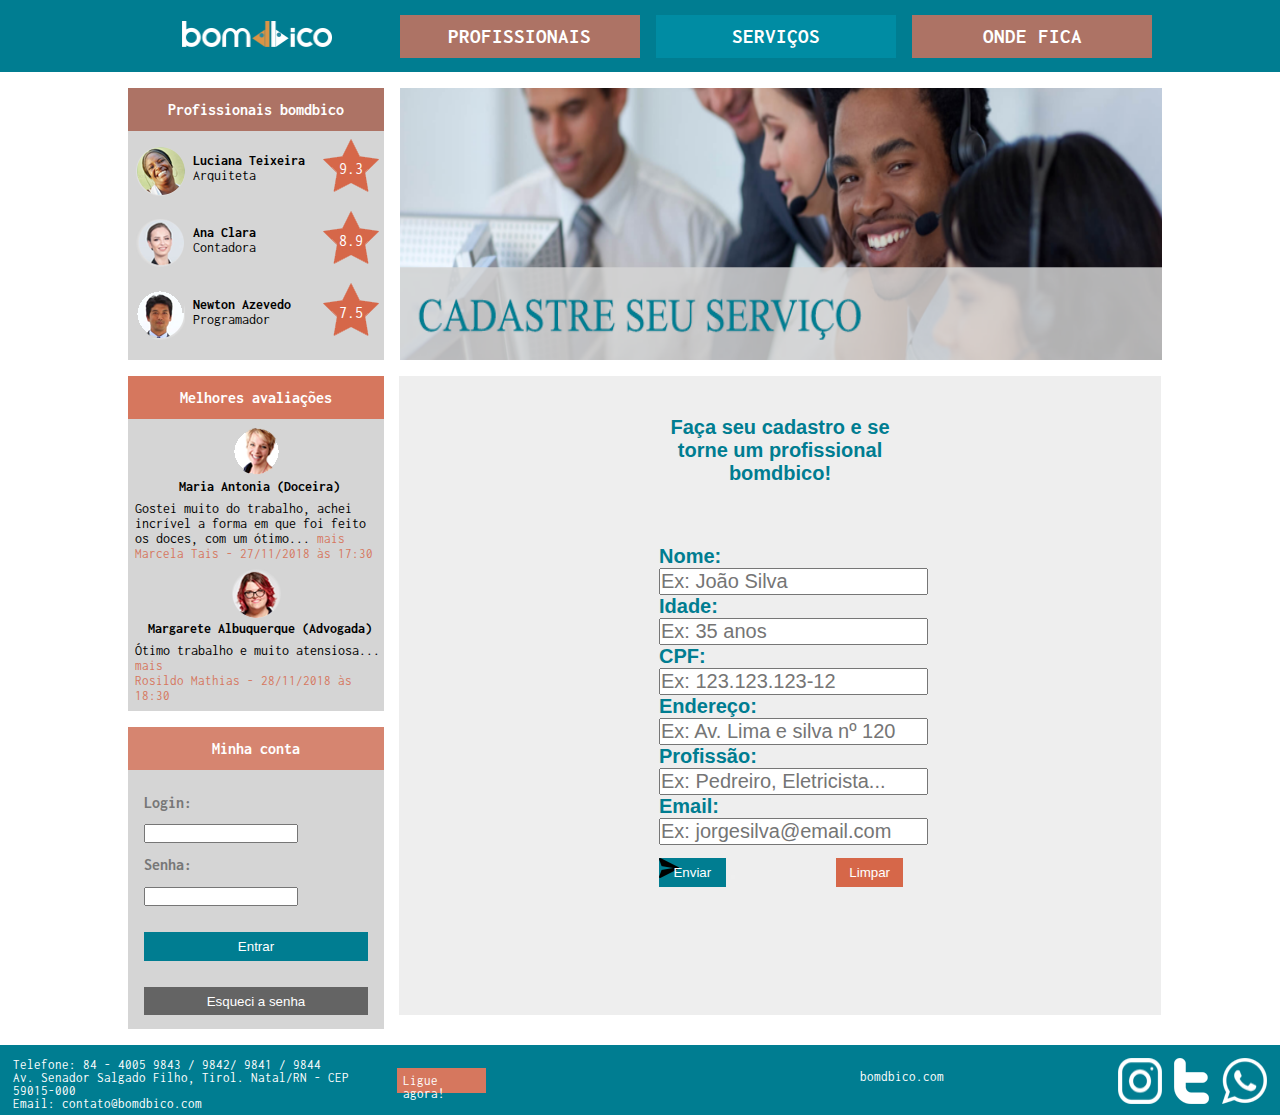
<file: servicos.html>
<!DOCTYPE html>
<html lang="pt-br">
  <head>
    <meta charset="utf-8">
    <title>Bomdbico</title>
    <link rel="stylesheet" href="main.css">
  </head>
  <body>
    <style type="text/css">
      @import url('https://fonts.googleapis.com/css?family=Inconsolata');

*{
    margin: 0px;
    padding: 0px;
    list-style-type: none;
}

a{
    text-decoration: none;
    color: none;
}

header{
    background-color: #007d91;
    margin-bottom: 1em;
}

header nav{
    margin-left: auto;
    margin-right: auto;
    width: 64em;
    height: 4.5em;
}

body{
    font-family: 'Inconsolata', monospace;

}


body header nav ul{
    float: right;
    display: flex;
    width: 47em;
    height: 4.5em;
    
}

body header nav picture{
    float: left; 
    margin-right: 1.1em;   
}

body header nav picture legend{
    float: right;
}

body header nav picture legend h1{
    color: white;
    margin-top: 0.7em;
    margin-right: 0.5em;
}

body header nav ul li{
    width: 16em;
    color: white;
    font-weight: bolder;
    text-align: center; 
    font-size: 1.3em;   
    background-color: #ad7365;
    margin-top: 0.7em;
    padding: 0.5em;
    height: 1.1em;
}
.serv{
  background-color: rgb(0,140,163);

}

body header nav ul li:hover{
    background-color: #008ca3;
}

body header nav ul li a{
    text-decoration: none;
    color: white;
}

footer{
    background-color: #007d91;
    color: white;
    padding: 1em;
    height: 3.5em;
    font-size: 0.8em
}

.contato{
    display: flex;
    float: left;
    width: 37em;
    
}

main{
    margin-left: auto;
    margin-right: auto;
    display: grid;
    width: 64em;
    /* define largura das colunas */
    grid-template-columns: 25% 25% 25% 26%;
    align-content: center;
    /* Define a altura das linhas 
    grid-template-rows: 10em 10em 10em 15em;*/
    grid-template-areas:
    "profissionais_bomdbico foto_servico foto_servico foto_servico"
    "melhores_avaliacoes cadastro_link cadastro_link cadastro_link"
    "area_prestador cadastro_link cadastro_link cadastro_link"
    "area_prestador cadastro_link cadastro_link cadastro_link"
}

.prestadores_link{
    grid-area: prestadores_link;
    height: 30em;
    margin-bottom: 1em;
}

.servicos_link{
    grid-area: servicos_link;
    height: 14em;
    margin-bottom: 1em;
    margin-left: 1em;
}

.localize_link{
    grid-area: localize_link;
    height: 14em;
    margin-bottom: 1em;
    margin-left: 1em;

}

.url{
    margin-top: 1em;
    display: inline-block;
    width: 7em;
    margin-left: 29em;
    text-align: center;

}

footer figure{
    float: right;
    display: flex;
    
}

footer img{
    padding-left: 1em
}



.profissionais_bomdbico{
    background-color: #d5d5d5;
    margin-bottom: 1em;
    height: 17em;
    grid-area: profissionais_bomdbico;
}

.prof_bdc_top{
    background-color: #ad7365;
    color: white;
    text-align: center;
    padding: 0.8em;
    margin-bottom: 0.5em;
    font-weight: bolder;
}

.melhores_avaliacoes{
    background-color: #d5d5d5;
    margin-bottom: 1em;
    grid-area: melhores_avaliacoes;
}

.area_prestador{
    background-color: #d5d5d5;
    margin-bottom: 1em;
    grid-area: area_prestador;
}



.profissionais_bomdbico picture{
    padding: 0.5em;
    float: left;
    display: flex
}

.profissionais_bomdbico p{
    font-size: 0.9em;
    float: left;
    display: block;
    height: 2em;
    width: 9em;
    margin-top: 1em;
}


.star{
    background-image: url(images/star.png);
    width: 56px;
    height: 53px;
    float: right;
    text-align: center;
    color: white;
    line-height: 3.8em;
    margin-right: 0.3em;
}

.star_2{
    background-image: url(images/star_2.png);
    width: 40px;
    height: 38px;
    text-align: center;
    color: white;
    line-height: 3.9em;
    font-size: 0.7em;
    margin-left: 9em;
 
}

.bdc_user{
    height: 4.5em;
}

.avaliacoes_top{
    background-color: #d6775e;
    color: white;
    text-align: center;
    padding: 0.8em;
    margin-bottom: 0.5em;
    font-weight: bolder;
}

.pic_melhores_avaliacoes{
    margin-left: 6.5em;
}

.avaliacoes_users a{
    color: #d6775e;
    font-size: 0.9em;
}

.titulo_user{
    font-size: 0.5em;
    margin-bottom: 0.5em;
    text-align: center;
    font-weight: bolder;
}

.avaliacoes_users p{
    font-size: 0.9em;
    margin-left: 0.5em;
}

.avaliacoes_users{
    margin-bottom: 0.5em;
}

.prestador_top{
    background-color: #d68570;
    color: white;
    text-align: center;
    padding: 0.8em;
    margin-bottom: 0.5em;
    font-weight: bolder;
}

.area_prestador form{
    padding: 1em;
    font-weight: bolder;
    color: #777777;
}

.area_prestador form input{
    width: 100%;
    margin-top: 1em;
    margin-bottom: 1em;
}

.btn_sub{
    background-color: #007d91;
    padding: 0.5em;
    border: 0px;
    margin-top: 1em;
    color: white;
    width: 5em;
}

.btn_pass{
    background-color: #646464;
    padding: 0.5em;
    border: 0px;
    margin-top: 1em;
    color: white;
    text-align: center;
    width: 9em;
    float: right;
}

.prestadores_link a{
    background-image: url(images/prestador_home.JPG);
    width: 237px;
    height: 607px;
    margin-left: 1em;
    display: block;
}

.prestadores_link a:hover{
    background-image: url(images/prestador_home_hover.jpg);
}

.servicos_link a{
    background-image: url(images/servicos_home.JPG);
    width: 237px;
    height: 607px;
    display: block;
}

.servicos_link a:hover{
    background-image: url(images/servicos_home_hover.jpg);
}

.localize_link a{
    background-image: url(images/localize_home.JPG);
    width: 237px;
    height: 607px;
    display: block;
}

.localize_link a:hover{
    background-image: url(images/localize_home_hover.jpg);
}

.ligue{
    background-color: #d6775e;
    text-decoration: none;
    color: white;
    padding: 0.5em;
    height: 1em;
    margin-left: 1em;
    margin-top: 0.8em;
}

.logo_top{
    margin-top: 1.3em;
    margin-left: 3.4em;
}
.cadastro_link{
  background: rgb(238,238,238);
  grid-area: cadastro_link;
  width: 762px;
  height: 638.9px;
  margin-left: 15px;
  display: block;
  font-size: 20px;
  font-family: arial;
}
.desc{
  font-size: 20px;
  font-family: arial;
  font-weight: bold;
  padding-top: 2em;
  text-align: center;
}
.foto_servico{
  background-image: url(images/foto_servico.jpg);
  width: 762px;
  height: 272px;
  margin-left: 1em;
  display: block;
}
input[placeholder]{
  font-size: 20px;
}
label[for]{
  float: left;
  display: block;
  width: 150px;
}
.enviar{
    background-image: url(images/enviar.png);
    background-repeat: no-repeat;
    background-color: #007d91;
    padding: 0.5em;
    border: 0px;
    margin-top: 1em;
    color: white;
    width: 5em;
}
.limpar{
    background-color: rgb(214,103,73);
    padding: 0.5em;
    border: 0px;
    margin-top: 1em;
    margin-right: 258px;
    color: white;
    text-align: center;
    width: 5em;
    float: right;
}
.cad{
  font-family: arial;
  font-weight: bold;
  padding-top: 3em;
  margin-left: 13em;
}
    </style>
      <header>
        <nav>
          <a href="home.html">
            <picture class="logo_top">
              <img src="images/index_small.png" alt="Logo" width="150px" height="26px">
            </picture>
          </a>
          <ul>
              <li><a href="prestadores.html">PROFISSIONAIS</a></li>
              <li class="serv" style="margin-left: 0.8em;"><a href="servicos.html">SERVIÇOS</a></li>
              <li href="servicos.html" style="margin-left: 0.8em;"><a href="localize.html">ONDE FICA</a></li>
          </ul>
      </nav>
      </header>
      <main class="grid">

      <section class="foto_servico">
        
      </section>
      <section class="cadastro_link">
        <article class="desc">
        <font color="#007d91">Faça seu cadastro e se</br> torne um profissional </br>bomdbico!</font>
        </article>
        <section class="cad">
          <font color="#007d91">Nome:</font>
          <div>
            <label for="nome"></label>
            <input type="text" required placeholder="Ex: João Silva" required id="nome" name="nome" />
          </div>
          <font color="#007d91">Idade:</font>
          <div>
            <label for="idade"></label>
            <input type="age" required placeholder="Ex: 35 anos" required id="idade" name="idade" />
          </div>
          <font color="#007d91">CPF:</font>
          <div>
            <label for="idade"></label>
            <input type="CPF" required placeholder="Ex: 123.123.123-12" maxlength="14" required id="CPF" name="CPF" />
          </div>
          <font color="#007d91">Endereço:</font>
          <div>
            <label for="endereco"></label>
            <input type="text" required placeholder="Ex: Av. Lima e silva nº 120" required id="endereco" name="endereco" />
          </div>
          <font color="#007d91">Profissão:</font>
          <div>
            <label for="profissao"></label>
            <input type="text" required placeholder="Ex: Pedreiro, Eletricista..." required id="profissao" name="profissao" />
          </div>
          <font color="#007d91">Email:</font>
          <div>
            <label for="profissao"></label>
            <input type="email" required placeholder="Ex: jorgesilva@email.com" required id="profissao" name="profissao" />
          </div>

          <div>
            <input class="enviar" type="submit" value="Enviar">
            <button></button>
            <input class="limpar" type="submit" value="Limpar">
          </div>
      </section>
      </section>

      
      <aside class="profissionais_bomdbico">
        <section class="prof_bdc_top">Profissionais bomdbico</section>
          <section class="bdc_user">
            <picture class="bdc1">
              <img src="images/luciana.png" alt="Luciana">
            </picture>
            <p> 
              <span style="font-weight: bolder">Luciana Teixeira</span>
              Arquiteta
            </p>
            <div class="star">
              9.3
            </div>
        </section>
        <section class="bdc_user">
            <picture class="bdc1">
              <img src="images/ana_clara.png" alt="Ana Clara">
            </picture>
            <p>
              <span style="font-weight: bolder">Ana Clara</span>
              Contadora
            </p>
            <div class="star">
              8.9
            </div>
          </section>
          <section class="bdc_user">
              <picture class="bdc1">
                <img src="images/newton.png" alt="Newton">
              </picture>
              <p>
                <span style="font-weight: bolder">Newton Azevedo</span>
                <span class="color: #FFFFFF">Programador</span>
              </p>
              <div class="star">
                7.5
              </div>
            </section>
      </aside>

      <aside class="melhores_avaliacoes">
        <section class="avaliacoes_top">
          Melhores avaliações
        </section>
        <section class="avaliacoes_users">
            <picture class="pic_melhores_avaliacoes">
              <img src="images/maria_antonia.png" alt="Maria Antonia">
            </picture>
            <p class="titulo_user">
              Maria Antonia (Doceira)
            </p>
            <p>
                Gostei muito do trabalho, achei incrível a forma em que foi feito os doces, com um ótimo... <a href="#">mais</a><br>
                <a href="#">Marcela Tais - 27/11/2018 às 17:30</a>
            </p>
        </section>
        <section class="avaliacoes_users">
            <picture class="pic_melhores_avaliacoes">
              <img src="images/margarete.png" alt="Margarete">
            </picture>
            <p class="titulo_user">
              Margarete Albuquerque (Advogada)
            </p>
            <p>
               Ótimo trabalho e muito atensiosa... <a href="#">mais</a><br>
                <a href="#">Rosildo Mathias - 28/11/2018 às 18:30</a>
            </p>
        </section>
      </aside>
      <aside class="area_prestador">
          <section class="prestador_top">
              Minha conta
            </section>
            <form action="#" method="post">
                <div>
                <label for="login">Login:
                  <input type="text" id="login">
                </label>
              </div>
              <div>
                <label for="senha">Senha: <br>
                  <input type="password" id="senha">
                </label>
              </div>
                <input type="submit" value="Entrar" class="btn_sub">
                <a href="#">
                <input type="button" value="Esqueci a senha" class="btn_pass">
                </a>
            </form>
      </aside>
      </main>
      <footer>
        <p class="contato">
          Telefone: 84 - 4005 9843 / 9842/ 9841 / 9844<br> 
          Av. Senador Salgado Filho, Tirol. Natal/RN - CEP 59015-000<br>
          Email: contato@bomdbico.com <br>
          <a href="#" class="ligue">Ligue agora! </a>
        </p>
        <p class="url">
          bomdbico.com
        </p>
        <figure>
          <img src="images/instagram.png" alt="Instagram">
          <img src="images/twitter.png" alt="Twitter">
          <img src="images/whatsapp.png" alt="Whatsapp">
        </figure>
      </footer>
  </body>
</html>
</file>
<file: css/custom.css>
/* GLOBAL STYLES
-------------------------------------------------- */
/* Padding below the footer and lighter body text */

body {
    padding-top: 3rem;
    padding-bottom: 3rem;
    color: #5a5a5a;
  }
  
  
  /* CUSTOMIZE THE CAROUSEL
  -------------------------------------------------- */
  
  /* Carousel base class */
  .carousel {
    margin-bottom: 4rem;
  }
  /* Since positioning the image, we need to help out the caption */
  .carousel-caption {
    bottom: 3rem;
    z-index: 10;
  }
  
  /* Declare heights because of positioning of img element */
  .carousel-item {
    height: 32rem;
  }
  .carousel-item > img {
    position: absolute;
    top: 0;
    left: 0;
    min-width: 100%;
    height: 32rem;
  }
  
  
  /* MARKETING CONTENT
  -------------------------------------------------- */
  
  /* Center align the text within the three columns below the carousel */
  .marketing .col-lg-4 {
    margin-bottom: 1.5rem;
    text-align: center;
  }
  .marketing h2 {
    font-weight: 400;
  }
  .marketing .col-lg-4 p {
    margin-right: .75rem;
    margin-left: .75rem;
  }
  
  
  /* Featurettes
  ------------------------- */
  
  .featurette-divider {
    margin: 5rem 0; /* Space out the Bootstrap <hr> more */
  }
  
  /* Thin out the marketing headings */
  .featurette-heading {
    font-weight: 300;
    line-height: 1;
    letter-spacing: -.05rem;
  }
  
  
  /* RESPONSIVE CSS
  -------------------------------------------------- */
  
  @media (min-width: 40em) {
    /* Bump up size of carousel content */
    .carousel-caption p {
      margin-bottom: 1.25rem;
      font-size: 1.25rem;
      line-height: 1.4;
    }
  
    .featurette-heading {
      font-size: 50px;
    }
  }
  
  @media (min-width: 62em) {
    .featurette-heading {
      margin-top: 7rem;
    }
  }
</file>
<file: bomdbico2/css/custom.css>
/* GLOBAL STYLES
-------------------------------------------------- */
/* Padding below the footer and lighter body text */

body {
    padding-top: 3rem;
    padding-bottom: 3rem;
    color: #5a5a5a;
  }
  
  
  /* CUSTOMIZE THE CAROUSEL
  -------------------------------------------------- */
  
  /* Carousel base class */
  .carousel {
    margin-bottom: 4rem;
  }
  /* Since positioning the image, we need to help out the caption */
  .carousel-caption {
    bottom: 3rem;
    z-index: 10;
  }
  
  /* Declare heights because of positioning of img element */
  .carousel-item {
    height: 32rem;
  }
  .carousel-item > img {
    position: absolute;
    top: 0;
    left: 0;
    min-width: 100%;
    height: 32rem;
  }
  
  
  /* MARKETING CONTENT
  -------------------------------------------------- */
  
  /* Center align the text within the three columns below the carousel */
  .marketing .col-lg-4 {
    margin-bottom: 1.5rem;
    text-align: center;
  }
  .marketing h2 {
    font-weight: 400;
  }
  .marketing .col-lg-4 p {
    margin-right: .75rem;
    margin-left: .75rem;
  }
  
  
  /* Featurettes
  ------------------------- */
  
  .featurette-divider {
    margin: 5rem 0; /* Space out the Bootstrap <hr> more */
  }
  
  /* Thin out the marketing headings */
  .featurette-heading {
    font-weight: 300;
    line-height: 1;
    letter-spacing: -.05rem;
  }
  
  
  /* RESPONSIVE CSS
  -------------------------------------------------- */
  
  @media (min-width: 40em) {
    /* Bump up size of carousel content */
    .carousel-caption p {
      margin-bottom: 1.25rem;
      font-size: 1.25rem;
      line-height: 1.4;
    }
  
    .featurette-heading {
      font-size: 50px;
    }
  }
  
  @media (min-width: 62em) {
    .featurette-heading {
      margin-top: 7rem;
    }
  }
</file>
<file: main.css>
@import url('https://fonts.googleapis.com/css?family=Inconsolata');

*{
    margin: 0px;
    padding: 0px;
    list-style-type: none;
}

a{
    text-decoration: none;
    color: none;
}

header{
    background-color: #007d91;
    margin-bottom: 1em;
}

header nav{
    margin-left: auto;
    margin-right: auto;
    width: 64em;
    height: 4.5em;
}

body{
    font-family: 'Inconsolata', monospace;

}


body header nav ul{
    float: right;
    display: flex;
    width: 47em;
    height: 4.5em;
    
}

body header nav picture{
    float: left; 
    margin-right: 1.1em;   
}

body header nav picture legend{
    float: right;
}

body header nav picture legend h1{
    color: white;
    margin-top: 0.7em;
    margin-right: 0.5em;
}

body header nav ul li{
    width: 16em;
    color: white;
    font-weight: bolder;
    text-align: center; 
    font-size: 1.3em;   
    background-color: #ad7365;
    margin-top: 0.7em;
    padding: 0.5em;
    height: 1.1em;
}

body header nav ul li:hover{
    background-color: #008ca3;
}

body header nav ul li a{
    text-decoration: none;
    color: white;
}

footer{
    background-color: #007d91;
    color: white;
    padding: 1em;
    height: 3.5em;
    font-size: 0.8em
}

.contato{
    display: flex;
    float: left;
    width: 37em;
    
}

main{
    margin-left: auto;
    margin-right: auto;
    display: grid;
    width: 64em;
    /* define largura das colunas */
    grid-template-columns: 25% 25% 25% 26%;
    align-content: center;
    /* Define a altura das linhas 
    grid-template-rows: 10em 10em 10em 15em;*/
    grid-template-areas:
    "profissionais_bomdbico prestadores_link servicos_link localize_link"
    "melhores_avaliacoes prestadores_link servicos_link localize_link "
    "area_prestador pesquisa pesquisa pesquisa"
    "area_prestador missao missao missao"
}

.prestadores_link{
    grid-area: prestadores_link;
    height: 30em;
    margin-bottom: 1em;
}

.servicos_link{
    grid-area: servicos_link;
    height: 14em;
    margin-bottom: 1em;
    margin-left: 1em;
}

.localize_link{
    grid-area: localize_link;
    height: 14em;
    margin-bottom: 1em;
    margin-left: 1em;

}

.url{
    margin-top: 1em;
    display: inline-block;
    width: 7em;
    margin-left: 29em;
    text-align: center;

}

footer figure{
    float: right;
    display: flex;
    
}

footer img{
    padding-left: 1em
}

.missao{
    background-color: #eeeeee;
    padding: 1em;
    margin-bottom: 1em;
    margin-right:  1em;
    grid-area: missao;
    text-align: justify;
    margin-left: 1em;
}

.pesquisa{
    background-color: #eeeeee;
    padding: 1em;
    margin-bottom: 1em;
    margin-right:  1em;
    grid-area: pesquisa;
    height: 3.5em;
    margin-left: 1em;
}

.profissionais_bomdbico{
    background-color: #d5d5d5;
    margin-bottom: 1em;
    height: 17em;
    grid-area: profissionais_bomdbico;
}

.prof_bdc_top{
    background-color: #ad7365;
    color: white;
    text-align: center;
    padding: 0.8em;
    margin-bottom: 0.5em;
    font-weight: bolder;
}

.melhores_avaliacoes{
    background-color: #d5d5d5;
    margin-bottom: 1em;
    grid-area: melhores_avaliacoes;
}

.area_prestador{
    background-color: #d5d5d5;
    margin-bottom: 1em;
    grid-area: area_prestador;
}

.pesquisa_input{
    height: 1em;
    width: 73%;
    padding: 1em;
    padding-left: 4em;
    border: 0.2em solid #e6e5e5;
    font-style: italic;
    font-size: 1em;
    color: #9e9e9e;
    background-image: url(images/pes_icon.png);
    background-position-x: 0.5em;
    background-position-y: 0.5em;
    background-repeat: no-repeat;
        
}

.pesquisa_bottom{
    height: 3.2em;
    padding: 0.5em;
    border: 0.2em solid #e6e5e5;
    font-style: italic;
    font-size: 1em;
    color: #9e9e9e;
    float: right;
    background-color: #f5f5f5;
}

.profissionais_bomdbico picture{
    padding: 0.5em;
    float: left;
    display: flex
}

.profissionais_bomdbico p{
    font-size: 0.9em;
    float: left;
    display: block;
    height: 2em;
    width: 9em;
    margin-top: 1em;
}


.star{
    background-image: url(images/star.png);
    width: 56px;
    height: 53px;
    float: right;
    text-align: center;
    color: white;
    line-height: 3.8em;
    margin-right: 0.3em;
}

.star_2{
    background-image: url(images/star_2.png);
    width: 40px;
    height: 38px;
    text-align: center;
    color: white;
    line-height: 3.9em;
    font-size: 0.7em;
    margin-left: 9em;
 
}

.bdc_user{
    height: 4.5em;
}

.avaliacoes_top{
    background-color: #d6775e;
    color: white;
    text-align: center;
    padding: 0.8em;
    margin-bottom: 0.5em;
    font-weight: bolder;
}

.pic_melhores_avaliacoes{
    margin-left: 6.5em;
}

.avaliacoes_users a{
    color: #d6775e;
    font-size: 0.9em;
}

.titulo_user{
    font-size: 0.5em;
    margin-bottom: 0.5em;
    text-align: center;
    font-weight: bolder;
}

.avaliacoes_users p{
    font-size: 0.9em;
    margin-left: 0.5em;
}

.avaliacoes_users{
    margin-bottom: 0.5em;
}

.prestador_top{
    background-color: #d68570;
    color: white;
    text-align: center;
    padding: 0.8em;
    margin-bottom: 0.5em;
    font-weight: bolder;
}

.area_prestador form{
    padding: 1em;
    font-weight: bolder;
    color: #777777;
}

.area_prestador form input{
    width: 100%;
    margin-top: 1em;
    margin-bottom: 1em;
}

.btn_sub{
    background-color: #007d91;
    padding: 0.5em;
    border: 0px;
    margin-top: 1em;
    color: white;
    width: 5em;
}

.btn_pass{
    background-color: #646464;
    padding: 0.5em;
    border: 0px;
    margin-top: 1em;
    color: white;
    text-align: center;
    width: 9em;
    float: right;
}

.prestadores_link a{
    background-image: url(images/prestador_home.JPG);
    width: 237px;
    height: 607px;
    margin-left: 1em;
    display: block;
}

.prestadores_link a:hover{
    background-image: url(images/prestador_home_hover.jpg);
}

.servicos_link a{
    background-image: url(images/servicos_home.JPG);
    width: 237px;
    height: 607px;
    display: block;
}

.servicos_link a:hover{
    background-image: url(images/servicos_home_hover.jpg);
}

.localize_link a{
    background-image: url(images/localize_home.JPG);
    width: 237px;
    height: 607px;
    display: block;
}

.localize_link a:hover{
    background-image: url(images/localize_home_hover.jpg);
}

.ligue{
    background-color: #d6775e;
    text-decoration: none;
    color: white;
    padding: 0.5em;
    height: 1em;
    margin-left: 1em;
    margin-top: 0.8em;
}

.logo_top{
    margin-top: 1.3em;
    margin-left: 3.4em;
}
</file>
